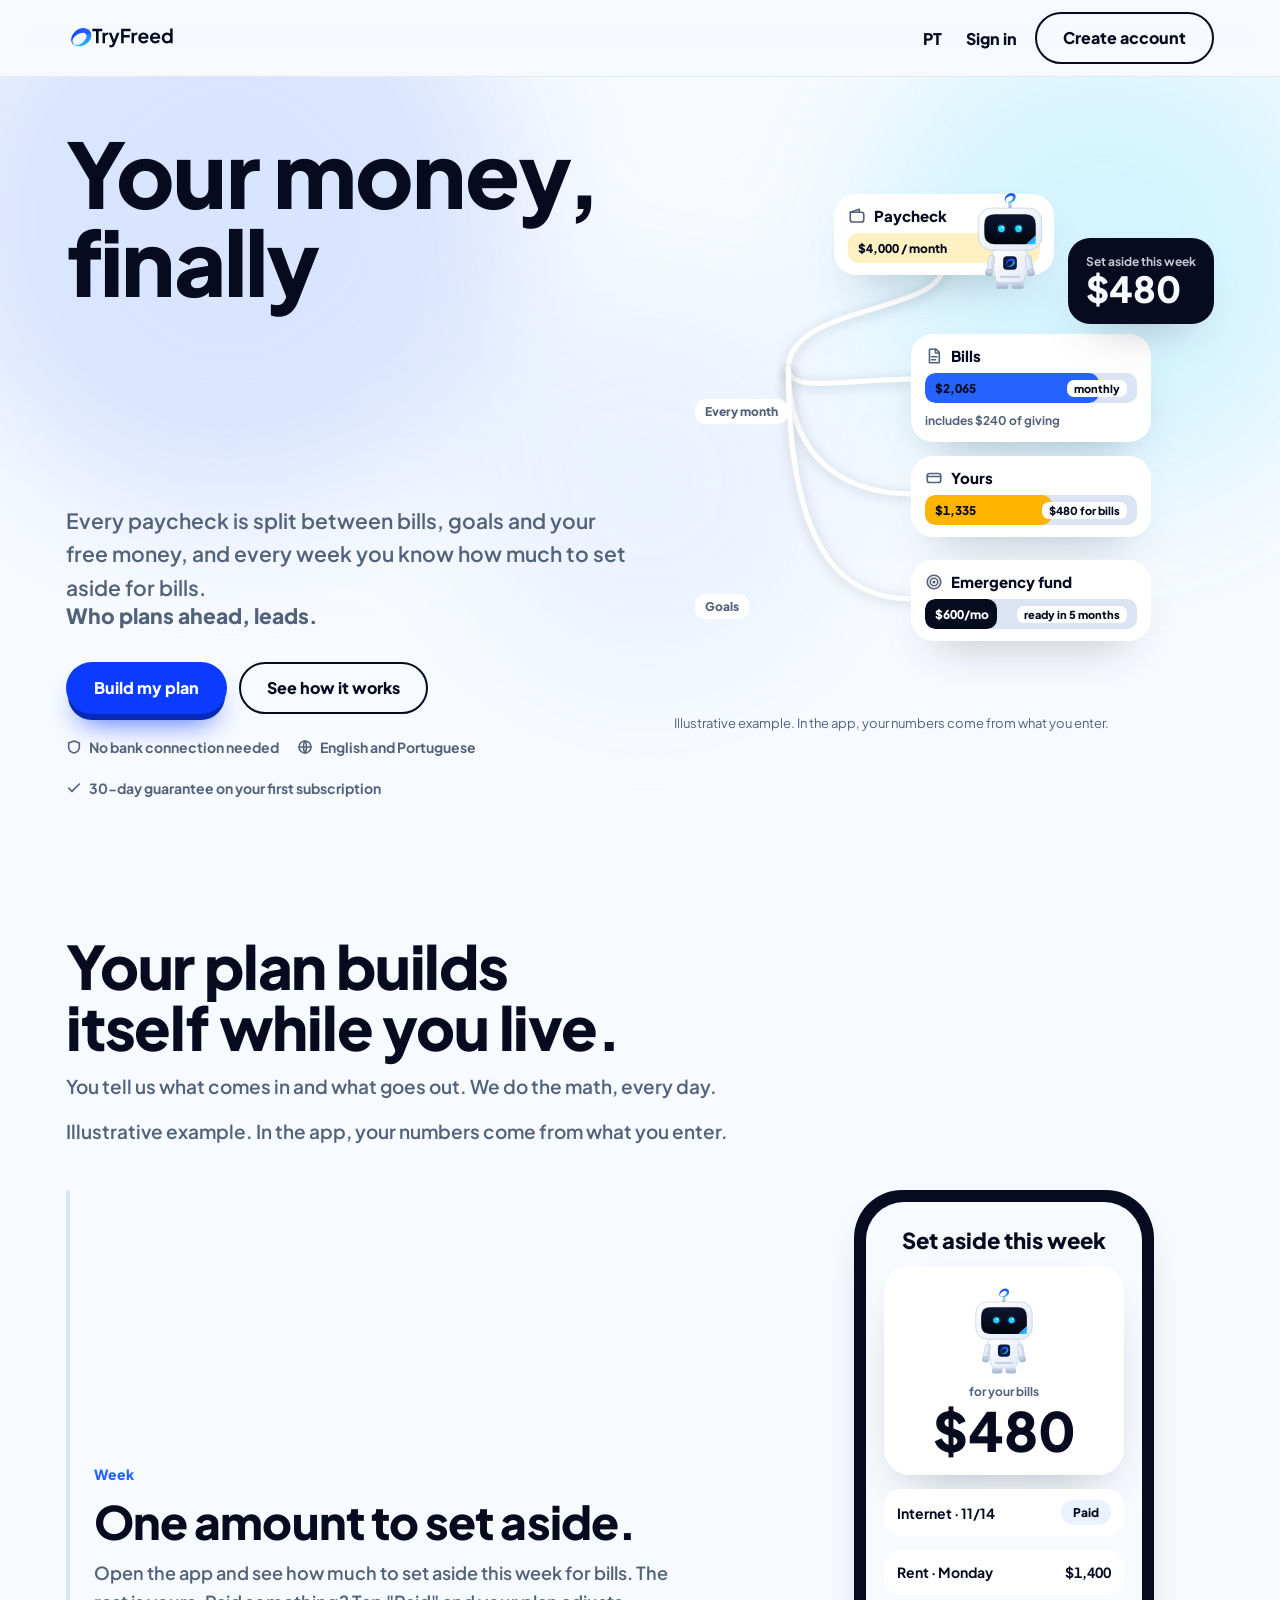
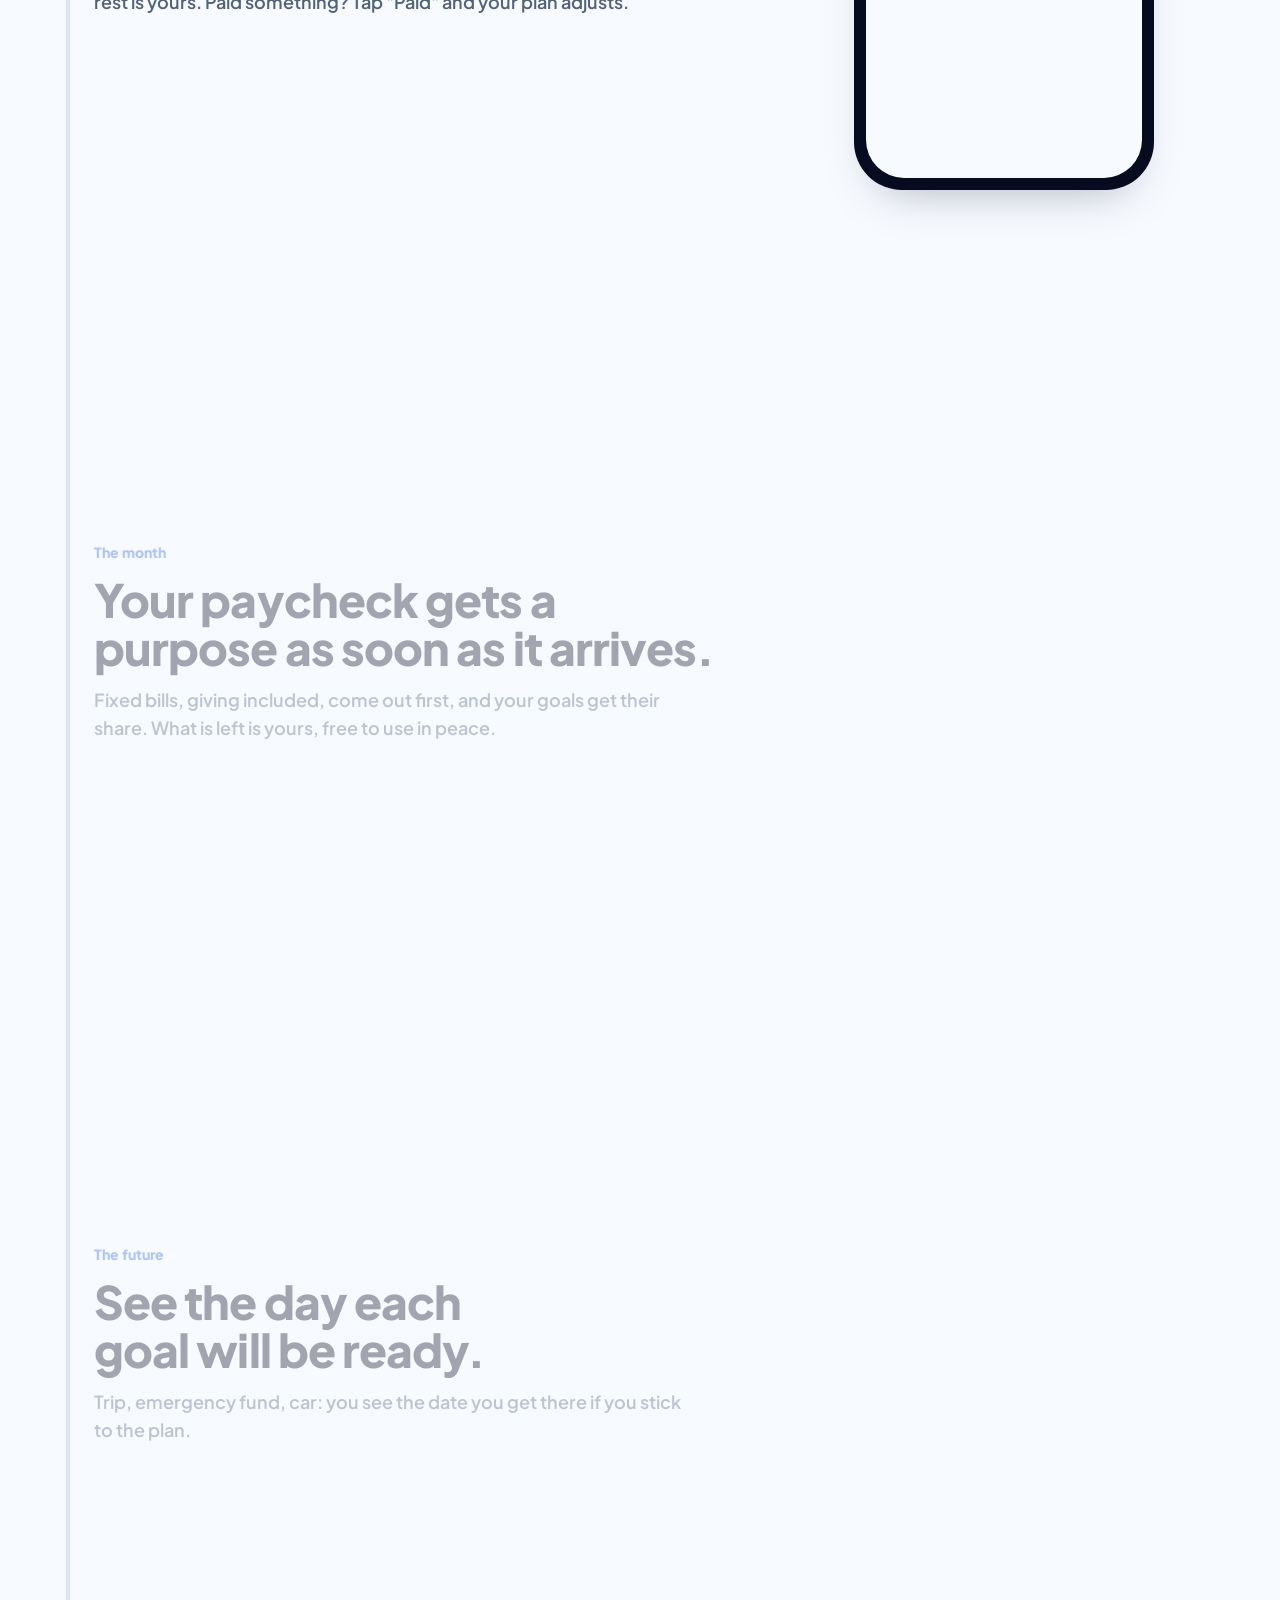
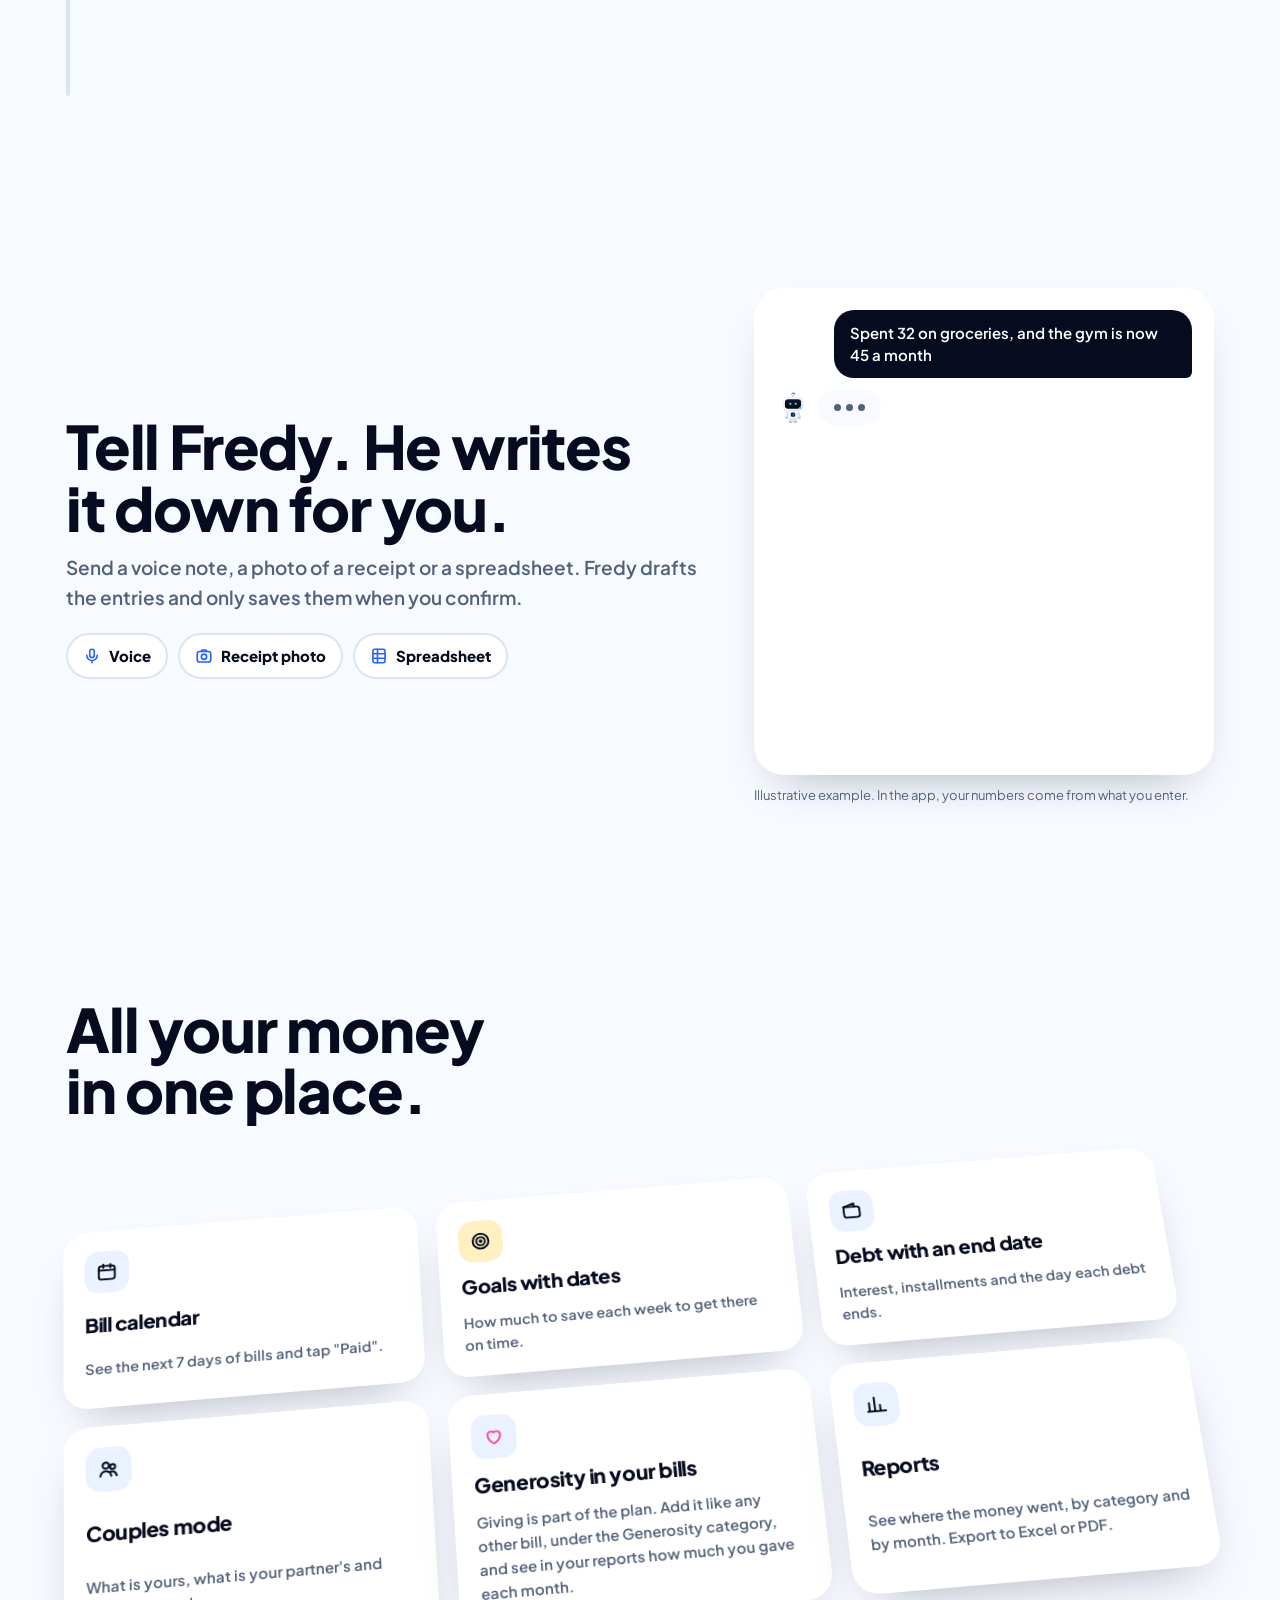
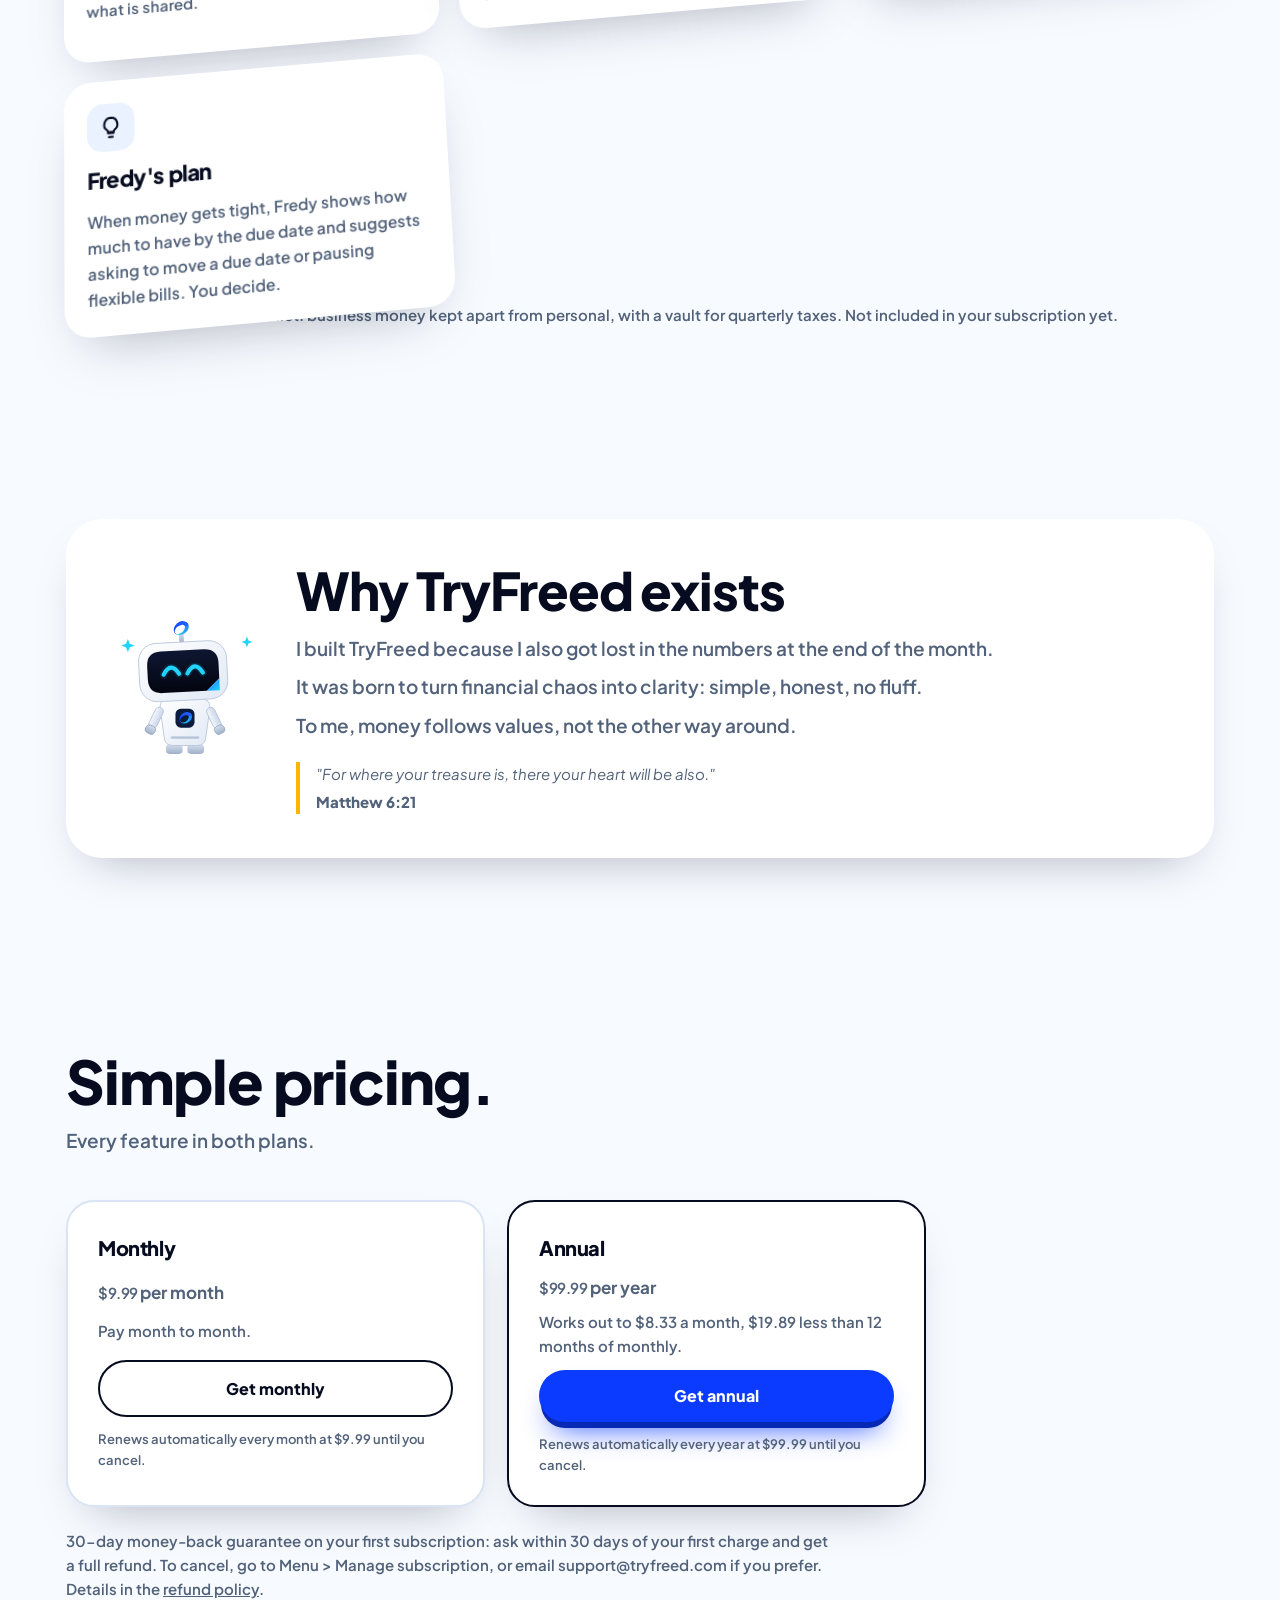
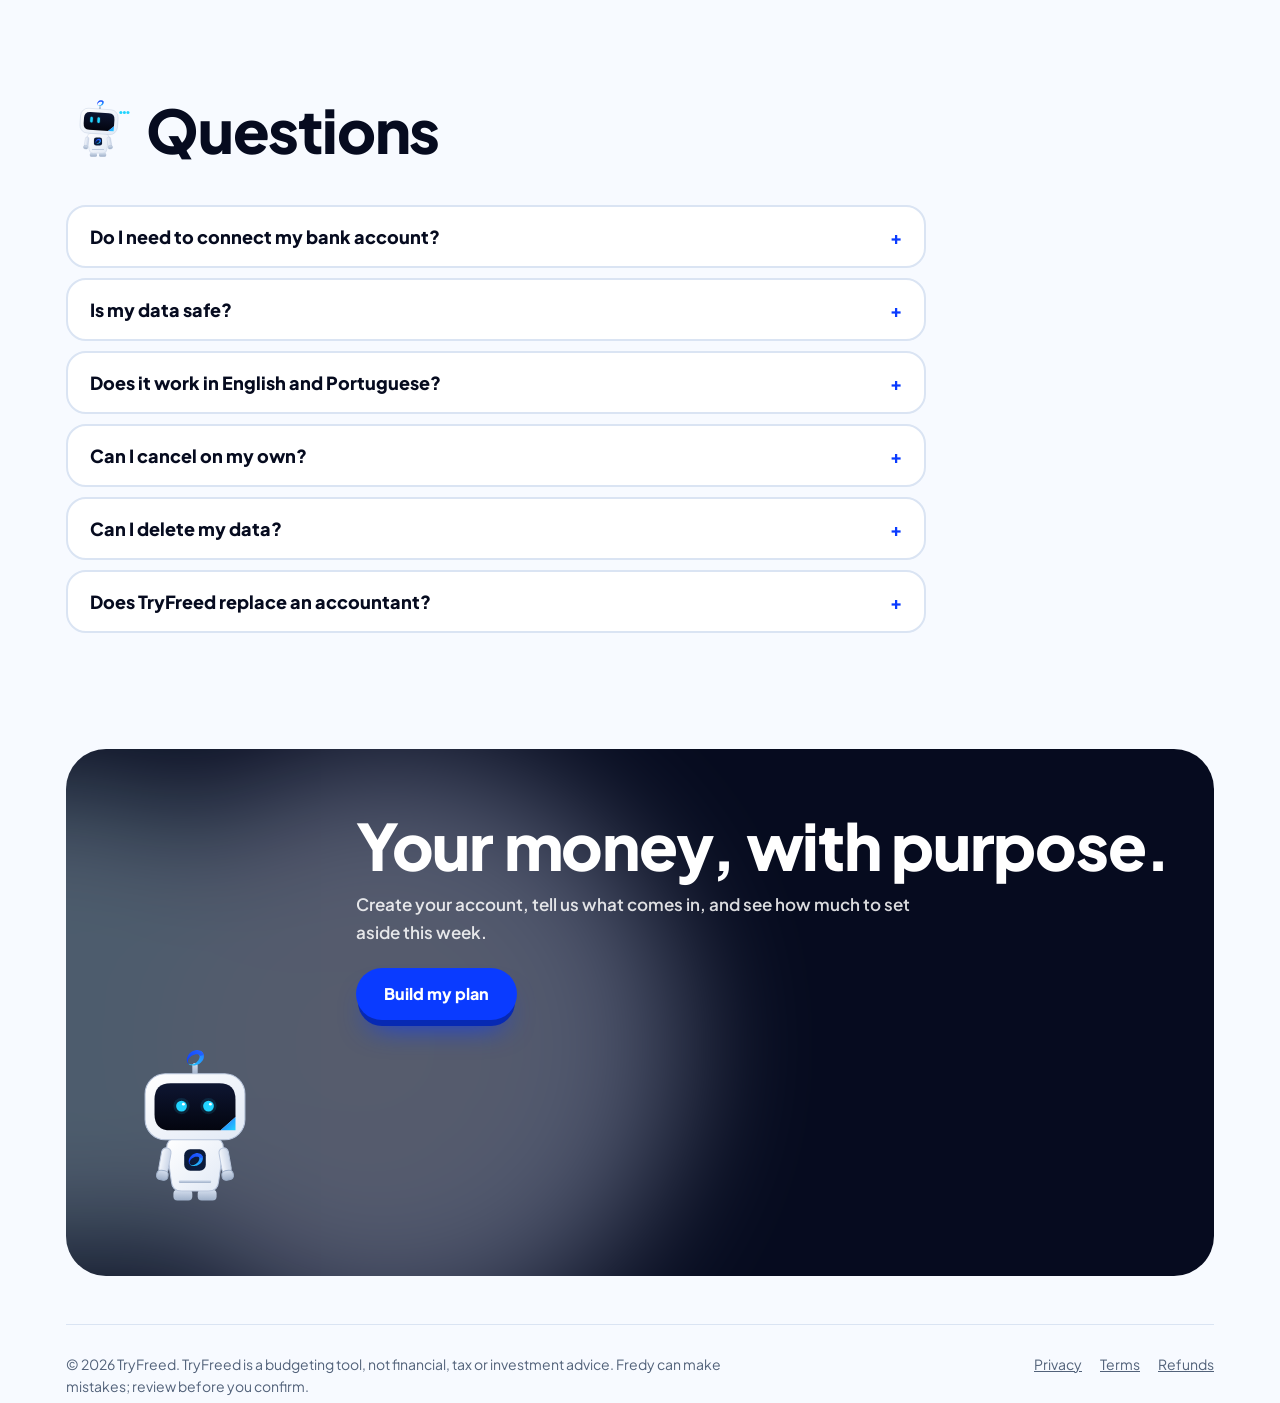
<file: index.html>
<!DOCTYPE html>
<html lang="pt-BR">
<head>
<meta charset="UTF-8">
<meta name="viewport" content="width=device-width,initial-scale=1,viewport-fit=cover">
<title>TryFreed — Cada salário com propósito</title>
<meta name="description" content="TryFreed splits every paycheck between bills, goals and money that is yours, and shows how much you can spend today. In English and Portuguese.">
<link rel="canonical" href="https://tryfreed.com/">
<link rel="icon" type="image/svg+xml" href="/brand/of/favicon-of-32.svg">
<link rel="apple-touch-icon" href="/brand/of/apple-touch-of-180.png">
<meta name="theme-color" content="#F7FAFF" media="(prefers-color-scheme: light)">
<meta name="theme-color" content="#060B1F" media="(prefers-color-scheme: dark)">
<meta property="og:type" content="website">
<meta property="og:site_name" content="TryFreed">
<meta property="og:url" content="https://tryfreed.com/">
<meta property="og:title" content="TryFreed — Every paycheck with purpose">
<meta property="og:description" content="Bills, goals and money that is yours, split automatically, and one number for how much you can spend today.">
<meta property="og:image" content="https://tryfreed.com/og-image-of.png">
<meta property="og:image:width" content="1200">
<meta property="og:image:height" content="630">
<meta property="og:locale" content="en_US">
<meta property="og:locale:alternate" content="pt_BR">
<meta name="twitter:card" content="summary_large_image">
<meta name="twitter:title" content="TryFreed — Every paycheck with purpose">
<meta name="twitter:description" content="Bills, goals and money that is yours, split automatically, and one number for how much you can spend today.">
<meta name="twitter:image" content="https://tryfreed.com/og-image-of.png">
<link rel="preconnect" href="https://fonts.googleapis.com">
<link rel="preconnect" href="https://fonts.gstatic.com" crossorigin>
<link rel="stylesheet" href="https://fonts.googleapis.com/css2?family=Plus+Jakarta+Sans:wght@400;500;600;700;800&display=swap">
<style>
/* Layout: página clara, cartões suaves, Fredy (robô Orbit Fold) como guia; uma ação azul por tela. */
:root{
  --bg:#F7FAFF; --sheet:#FFFFFF; --ink:#060B1F; --ink-2:#52627A; --line:#DAE4F3;
  --action:#0A3BFF; --on-action:#FFFFFF; --action-soft:#EAF2FF;
  --sky:#2563FF; --sky-bg:#EAF2FF; --sun:#FFB400; --sun-bg:#FFF0C2; --deep:#060B1F; --deep-bg:#EAF2FF; --on-deep:#FFFFFF; --pink:#FF4FA3;
  --aur1:#D6E2FF; --aur2:#D3F4FF; --aur3:#EAF2FF; --shadow:0 22px 50px -26px rgba(6,11,31,.35);
  --font:"Plus Jakarta Sans","Avenir Next","Segoe UI",sans-serif;
}
@media (prefers-color-scheme: dark){:root:not([data-theme="light"]){
  --bg:#060B1F; --sheet:#0B1B3B; --ink:#FFFFFF; --ink-2:#A9BAD7; --line:#24365C;
  --action:#2563FF; --on-action:#FFFFFF; --action-soft:#12244A;
  --sky:#6E9BFF; --sky-bg:#12244A; --sun:#FFC53D; --sun-bg:#3D3416; --deep:#A9BAD7; --deep-bg:#12244A; --on-deep:#060B1F; --pink:#FF6BB3;
  --aur1:#12305F; --aur2:#0E3A55; --aur3:#12244A; --shadow:0 22px 50px -26px rgba(0,0,0,.8); color-scheme:dark }}
:root[data-theme="dark"]{
  --bg:#060B1F; --sheet:#0B1B3B; --ink:#FFFFFF; --ink-2:#A9BAD7; --line:#24365C;
  --action:#2563FF; --on-action:#FFFFFF; --action-soft:#12244A;
  --sky:#6E9BFF; --sky-bg:#12244A; --sun:#FFC53D; --sun-bg:#3D3416; --deep:#A9BAD7; --deep-bg:#12244A; --on-deep:#060B1F; --pink:#FF6BB3;
  --aur1:#12305F; --aur2:#0E3A55; --aur3:#12244A; --shadow:0 22px 50px -26px rgba(0,0,0,.8); color-scheme:dark }

*{box-sizing:border-box}
body{background:var(--bg);color:var(--ink);font:400 17px/1.6 var(--font);margin:0;overflow-x:hidden}
.wrap{max-width:1180px;margin:0 auto;padding-left:max(16px,env(safe-area-inset-left,0px));padding-right:max(16px,env(safe-area-inset-right,0px))}
h1,h2,h3{font-family:var(--font);margin:0;letter-spacing:-0.02em;text-wrap:balance;font-weight:800}
p{margin:0}
a{color:inherit}
:focus-visible{outline:3px solid var(--sky);outline-offset:3px;border-radius:10px}
.num{font-variant-numeric:tabular-nums}
.fredy{display:block}
.btn{display:inline-flex;align-items:center;justify-content:center;min-height:52px;padding:0 26px;border-radius:999px;font:800 16px/1 var(--font);text-decoration:none;border:2px solid transparent;cursor:pointer;transition:transform .2s ease, box-shadow .2s ease}
.btn-primary{background:var(--action);color:var(--on-action);box-shadow:0 8px 0 -2px color-mix(in srgb,var(--action) 70%,#000 30%),0 18px 30px -14px var(--action)}
.btn-primary:hover{transform:translateY(-2px)}
.btn-outline{border-color:var(--ink);color:var(--ink);background:transparent}
.btn-link{color:var(--ink);font:800 16px var(--font);text-decoration:none;padding:12px 10px}
.legend{font-size:13px;color:var(--ink-2)}

/* nav */
.nav{position:sticky;top:env(safe-area-inset-top,0px);z-index:20;backdrop-filter:blur(14px);-webkit-backdrop-filter:blur(14px);background:color-mix(in srgb,var(--bg) 78%,transparent);border-bottom:1px solid color-mix(in srgb,var(--line) 70%,transparent)}
body::before{content:"";position:fixed;inset:0 0 auto;height:env(safe-area-inset-top,0px);z-index:21;background:var(--bg)}
.nav .wrap{display:flex;align-items:center;justify-content:space-between;gap:12px;padding-block:12px}
.logo{display:flex;align-items:center;gap:8px;text-decoration:none;font:800 26px/1 var(--font);letter-spacing:-0.03em;color:var(--ink)}
.logo .fredy{width:40px;height:40px}
.nav-r{display:flex;gap:8px;align-items:center}

/* hero */
.hero{position:relative;overflow:hidden;padding-block:52px 40px}
.aurora{position:absolute;inset:-20% -10% auto;height:120%;pointer-events:none;z-index:0;filter:blur(64px);opacity:.9}
.aurora i{position:absolute;border-radius:50%;animation:drift 18s ease-in-out infinite alternate}
.aurora i:nth-child(1){width:46vw;height:46vw;left:4%;top:0;background:var(--aur1)}
.aurora i:nth-child(2){width:38vw;height:38vw;right:4%;top:10%;background:var(--aur2);animation-duration:22s}
.aurora i:nth-child(3){width:30vw;height:30vw;left:38%;top:40%;background:var(--aur3);animation-duration:26s}
@keyframes drift{to{transform:translate3d(4vw,3vw,0) scale(1.12)}}
.hero .wrap{position:relative;z-index:1;display:grid;grid-template-columns:minmax(0,1.05fr) minmax(0,1fr);gap:40px;align-items:center}
.hero h1{font-size:clamp(46px,7.2vw,90px);line-height:.98}
.rot{display:block;color:var(--action);transition:opacity .35s ease,transform .45s cubic-bezier(.2,.8,.2,1)}
.rot.out{opacity:0;transform:translateY(-18px)}
.rot.pre{opacity:0;transform:translateY(18px);transition:none}
.hero .lede{margin-top:22px;font-size:clamp(18px,2vw,21px);color:var(--ink-2);max-width:46ch;font-weight:600}
.hero-cta{margin-top:30px;display:flex;gap:12px;flex-wrap:wrap;align-items:center}
.hero-trust{margin-top:22px;display:flex;gap:18px;flex-wrap:wrap;font-size:14px;color:var(--ink-2);font-weight:700}
.hero-trust span{display:inline-flex;gap:7px;align-items:center}

/* flow tree */
.flow{position:relative;height:540px}
.flow svg.lines{position:absolute;inset:0;width:100%;height:100%;overflow:visible}
.flow path.ln{fill:none;stroke:var(--sheet);stroke-width:5;stroke-linecap:round;stroke-dasharray:600;stroke-dashoffset:600;animation:draw 1.4s .4s cubic-bezier(.6,0,.2,1) forwards;filter:drop-shadow(0 2px 6px rgba(6,11,31,.18))}
.flow path.ln:nth-child(2){animation-delay:.6s}.flow path.ln:nth-child(3){animation-delay:.8s}.flow path.ln:nth-child(4){animation-delay:1s}
@keyframes draw{to{stroke-dashoffset:0}}
.node{position:absolute;background:var(--sheet);border-radius:22px;box-shadow:var(--shadow);padding:12px 14px;width:240px;display:grid;gap:8px;animation:pop .7s cubic-bezier(.2,.9,.3,1.3) both}
.node h4{margin:0;font:800 15px var(--font);display:flex;align-items:center;gap:8px}
.node h4 svg{color:var(--ink-2)}
.bar{position:relative;height:30px;border-radius:10px;background:var(--line);overflow:hidden;display:flex;align-items:center;justify-content:space-between;padding:0 10px;font:800 12px var(--font);color:var(--ink)}
.bar i{position:absolute;inset:0 auto 0 0;border-radius:10px;transform-origin:left;animation:fill 1.2s cubic-bezier(.2,.8,.2,1) both}
.bar span,.bar em{position:relative;font-style:normal}
.bar em{background:var(--sheet);color:var(--ink);border-radius:7px;padding:2px 7px;font-size:11px}
.sub{font-size:12px;font-weight:700;color:var(--ink-2)}
@keyframes fill{from{transform:scaleX(0)}}
@keyframes pop{from{opacity:0;transform:translateY(14px) scale(.96)}}
.n-in{left:50%;top:0;transform:translateX(-50%);width:220px}
.n-in .bar{background:var(--sun-bg)}
.n-b{left:44%;top:140px;animation-delay:.9s}.n-s{left:44%;top:262px;animation-delay:1.05s}.n-g{left:44%;top:366px;animation-delay:1.2s}
.n-b .bar i{background:var(--sky)}.n-s .bar i{background:var(--sun)}.n-g .bar i{background:var(--deep)}
.n-g .bar span{color:var(--on-deep)}
.tag{position:absolute;left:4%;font:800 12px var(--font);background:var(--sheet);border-radius:10px;padding:5px 10px;box-shadow:var(--shadow);color:var(--ink-2);animation:pop .6s both}
.t1{top:205px;animation-delay:.8s}.t2{top:400px;animation-delay:1.1s}
.today-chip{position:absolute;right:0;top:44px;background:var(--ink);color:var(--bg);border-radius:22px;padding:14px 18px;box-shadow:var(--shadow);animation:pop .7s 1.5s both}
.today-chip small{display:block;font-size:12px;font-weight:700;opacity:.8}
.today-chip strong{font:800 36px/1 var(--font)}
.hero-fredy{position:absolute;right:150px;top:-6px;width:108px;animation:pop .7s 1.7s both, bob 5s 2.4s ease-in-out infinite}
@keyframes bob{50%{transform:translateY(-8px) rotate(-4deg)}}
.flow .legend{position:absolute;left:0;bottom:0}

/* sections */
section{padding-block:96px}
.head{max-width:60ch;display:grid;gap:14px;margin-bottom:44px}
.head h2{font-size:clamp(36px,5vw,60px);line-height:1.02}
.head p{color:var(--ink-2);font-size:19px;font-weight:600}
.head-row{display:flex;align-items:center;gap:16px}

/* scrolly */
.scrolly{display:grid;grid-template-columns:minmax(0,1fr) minmax(0,420px);gap:60px}
.rail{position:relative;padding-left:28px}
.rail::before{content:"";position:absolute;left:0;top:0;bottom:0;width:4px;border-radius:4px;background:var(--line)}
.rail-fill{position:absolute;left:0;top:0;width:4px;border-radius:4px;background:var(--action);height:var(--p,0%);transition:height .15s linear}
.step{min-height:78vh;display:flex;flex-direction:column;justify-content:center;gap:14px;opacity:.35;transition:opacity .4s}
.step.on{opacity:1}
.step h3{font-size:clamp(30px,3.6vw,46px);line-height:1.05}
.step p{color:var(--ink-2);font-size:18px;max-width:46ch;font-weight:600}
.step .k{font:800 14px var(--font);color:var(--sky)}
.step .mini{display:none}
.phone-col{position:relative}
.phone{position:sticky;top:calc(50vh - 300px);width:300px;height:600px;margin-left:auto;margin-right:auto;border-radius:48px;background:var(--ink);padding:12px;box-shadow:var(--shadow)}
.screen{position:relative;width:100%;height:100%;border-radius:38px;background:var(--bg);overflow:hidden}
.scr{position:absolute;inset:0;padding:26px 18px;display:grid;align-content:start;gap:14px;opacity:0;transform:translateY(20px) scale(.98);transition:opacity .5s,transform .6s cubic-bezier(.2,.8,.2,1)}
.scr.on{opacity:1;transform:none}
.scr .title{font:800 22px/1.1 var(--font);text-align:center}
.today-card{background:var(--sheet);border-radius:26px;padding:18px;display:grid;justify-items:center;gap:4px;box-shadow:var(--shadow)}
.today-card .fredy{width:96px}
.today-card small{font:700 12px var(--font);color:var(--ink-2)}
.today-card strong{font:800 54px/1 var(--font)}
.row{display:flex;justify-content:space-between;align-items:center;background:var(--sheet);border-radius:16px;padding:11px 13px;font-size:14px;font-weight:700}
.pay{font:800 12px var(--font);background:var(--action-soft);color:var(--ink);border-radius:999px;padding:5px 12px}
.cols{display:flex;align-items:flex-end;gap:10px;height:220px;padding:0 6px}
.col{flex:1;border-radius:16px;display:flex;flex-direction:column;justify-content:space-between;padding:10px 6px;text-align:center;font:800 12px var(--font);transform-origin:bottom}
.scr.on .col{animation:grow .9s cubic-bezier(.2,.8,.2,1) both}
.scr.on .col:nth-child(2){animation-delay:.12s}.scr.on .col:nth-child(3){animation-delay:.24s}
@keyframes grow{from{transform:scaleY(.1)}}
.col span{font:800 15px var(--font)}
.c-b{height:100%;background:var(--sky-bg)}.c-s{height:66%;background:var(--sun-bg)}.c-g{height:32%;background:var(--deep-bg)}
.chart{background:var(--sheet);border-radius:18px;padding:12px}
.chart svg{width:100%;height:120px;display:block}
.chart path.l{fill:none;stroke:var(--sky);stroke-width:4;stroke-linecap:round;stroke-dasharray:400;stroke-dashoffset:400}
.scr.on .chart path.l{animation:draw 1.6s .2s ease forwards}
.chart path.a{fill:var(--sky-bg)}
.goal{display:flex;justify-content:space-between;font-size:13px;font-weight:700;background:var(--sheet);border-radius:14px;padding:10px 12px}
.goal b{color:var(--ink)}
.title-f{display:flex;align-items:center;justify-content:center;gap:8px}
.title-f .fredy{width:34px}

/* fredy chat */
.fredy-sec{display:grid;grid-template-columns:minmax(0,1fr) minmax(0,460px);gap:56px;align-items:center}
.chat{background:var(--sheet);border-radius:30px;padding:22px;display:grid;gap:12px;box-shadow:var(--shadow);min-height:380px;align-content:start}
.msg{max-width:86%;padding:12px 16px;border-radius:20px;font-size:15px;line-height:1.45;font-weight:600;opacity:0;transform:translateY(10px)}
.msg.show{opacity:1;transform:none;transition:opacity .4s,transform .4s}
.me{justify-self:end;background:var(--deep);color:var(--on-deep);border-bottom-right-radius:6px}
.botrow{display:flex;gap:8px;align-items:flex-end;justify-self:start;max-width:92%}
.botrow .fredy{width:34px;flex-shrink:0}
.bot{background:var(--bg);border-bottom-left-radius:6px;max-width:100%}
.typing{display:none;gap:5px;padding:14px 16px;background:var(--bg);border-radius:20px}
.typing.show{display:flex}
.typing i{width:7px;height:7px;border-radius:50%;background:var(--ink-2);animation:dot 1s infinite}
.typing i:nth-child(2){animation-delay:.15s}.typing i:nth-child(3){animation-delay:.3s}
@keyframes dot{50%{transform:translateY(-4px);opacity:.4}}
.acts{display:flex;gap:8px;margin-top:10px}
.chip{font:800 13px var(--font);border-radius:999px;padding:6px 12px;border:2px solid var(--line);background:var(--sheet);color:var(--ink)}
.chip-ok{background:var(--sun);border-color:var(--sun);color:#060B1F}
.ways{display:flex;gap:10px;flex-wrap:wrap;margin-top:6px}
.way{display:inline-flex;gap:8px;align-items:center;font-weight:800;font-size:15px;background:var(--sheet);border:2px solid var(--line);border-radius:999px;padding:9px 15px}
.way svg{color:var(--sky)}

/* tiles */
.tilt-stage{perspective:1400px}
.tilt{display:grid;grid-template-columns:repeat(3,minmax(0,1fr));gap:20px;transform:rotateX(12deg) rotateZ(-5deg);transform-style:preserve-3d}
.tile{background:var(--sheet);border-radius:26px;padding:22px;box-shadow:var(--shadow);display:grid;gap:10px;transition:transform .5s cubic-bezier(.2,.8,.2,1)}
.tile:hover{transform:translateZ(30px)}
.tile .ic{width:46px;height:46px;border-radius:15px;display:grid;place-items:center;color:var(--ink)}
.tile h3{font-size:21px;font-weight:800}
.tile p{color:var(--ink-2);font-size:15px;font-weight:600}
.soon-line{margin-top:28px;display:flex;gap:10px;align-items:baseline;flex-wrap:wrap;font-size:15px;color:var(--ink-2);font-weight:600}
.soon{font:800 12px var(--font);color:var(--ink);background:var(--sun-bg);border-radius:999px;padding:3px 10px}

/* why */
.why{display:grid;grid-template-columns:auto minmax(0,1fr);gap:36px;align-items:center;background:var(--sheet);border-radius:36px;padding:44px;box-shadow:var(--shadow)}
.why .fredy{width:150px}
.why h2{font-size:clamp(32px,4.4vw,52px);line-height:1.04;margin-bottom:16px}
.why p{font-size:19px;color:var(--ink-2);font-weight:600;max-width:58ch;margin-top:8px}
.why blockquote{margin:22px 0 0;padding-left:16px;border-left:4px solid var(--sun);font-size:15px;color:var(--ink-2);font-style:italic}
.why blockquote cite{display:block;font-style:normal;font-weight:800;margin-top:4px}

/* pricing */
.prices{display:grid;grid-template-columns:repeat(2,minmax(0,1fr));gap:22px;max-width:860px}
.price{background:var(--sheet);border-radius:28px;padding:30px;display:grid;gap:12px;box-shadow:var(--shadow);border:2px solid var(--line)}
.price.best{border-color:var(--ink)}
.price h3{font-size:20px}
.amt{font:800 56px/1 var(--font);letter-spacing:-0.03em}
.amt small{font:700 17px var(--font);color:var(--ink-2);letter-spacing:0}
.price p{color:var(--ink-2);font-size:15px;font-weight:600}
.price .renew{font-size:13px}
.guarantee{margin-top:22px;color:var(--ink-2);font-size:15px;font-weight:600;max-width:70ch}

/* faq */
.faq{display:grid;gap:10px;max-width:860px}
details{background:var(--sheet);border:2px solid var(--line);border-radius:20px;padding:18px 22px}
summary{cursor:pointer;list-style:none;font:800 18px var(--font);display:flex;justify-content:space-between;gap:16px}
summary::after{content:"+";color:var(--action);font-weight:800}
details[open] summary::after{content:"–"}
details p{margin-top:10px;color:var(--ink-2);font-size:16px;font-weight:600}

/* closing */
.closing{position:relative;overflow:hidden;border-radius:40px;padding:64px 44px;background:var(--deep);color:var(--on-deep);display:grid;grid-template-columns:minmax(0,1fr) auto;gap:22px 36px;align-items:center;margin-block:20px 48px}
.closing .aurora{opacity:.35}
.closing > *{position:relative;z-index:1}
.closing h2{font-size:clamp(36px,5.4vw,64px);line-height:1}
.closing p{opacity:.85;max-width:50ch;margin-top:14px;font-weight:600}
.closing .btn{margin-top:22px}
.closing .fredy{width:170px;animation:bob 5s ease-in-out infinite}
footer{padding-block:28px 52px;display:flex;flex-wrap:wrap;justify-content:space-between;gap:12px 24px;font-size:14px;color:var(--ink-2);border-top:1px solid var(--line)}
footer p{max-width:70ch}
footer nav{display:flex;gap:18px;flex-wrap:wrap}

.rv{transition:opacity .8s ease,transform .8s cubic-bezier(.2,.8,.2,1)}
.js .rv:not(.in){opacity:.25;transform:translateY(28px)}

@media (max-width:900px){
  .hero .wrap,.scrolly,.fredy-sec{grid-template-columns:minmax(0,1fr)}
  .flow{height:auto;max-width:420px;width:100%;margin:0 auto;display:grid;gap:12px}
  .flow svg.lines,.tag,.hero-fredy{display:none}
  .node,.today-chip,.flow .legend{position:static;transform:none;width:auto}
  .today-chip{order:-1;justify-self:start}
  .phone-col{display:none}
  .step{min-height:auto;opacity:1;padding-block:28px}
  .step .mini{display:block;margin-top:10px}
  .step .mini .phone{position:relative;top:0;width:260px;height:520px}
  .step .mini .scr{opacity:1;transform:none}
  .tilt{grid-template-columns:minmax(0,1fr);transform:none}
  .why{grid-template-columns:minmax(0,1fr);padding:28px}
  .why .fredy{width:110px}
  .prices{grid-template-columns:minmax(0,1fr)}
  .nav .btn-link{padding:12px 6px;font-size:15px}
  .nav .btn-outline{padding:10px 14px;font-size:15px}
  .logo{font-size:21px;gap:6px}
  .logo .fredy{width:32px;height:32px}
  section{padding-block:64px}
  .closing{grid-template-columns:minmax(0,1fr);padding:44px 24px}
  .closing .fredy{width:120px;order:-1}
}
@media (max-width:440px){.nav .btn-outline{display:none}}
@media (prefers-reduced-motion:reduce){
  *,*::before,*::after{animation:none!important;transition:none!important}
  .flow path.ln{stroke-dashoffset:0}.js .rv:not(.in){opacity:1;transform:none}.msg{opacity:1;transform:none}
}
.logo img{display:block;height:36px;width:auto}
@media (max-width:900px){.logo img{height:30px}}
</style>
<style>:root{padding-top:env(safe-area-inset-top,0px);padding-bottom:env(safe-area-inset-bottom,0px)}.nav .lang-btn{display:inline-flex;align-items:center;min-height:44px;padding:12px 6px;background:none;border:0;cursor:pointer}</style>
<script>
var TF_WORDS={"pt": ["com propósito.", "em dia.", "sem culpa.", "em paz."], "en": ["with purpose.", "on track.", "guilt-free.", "at peace."]};
var TF_LANG=(function(){var s=null;try{s=localStorage.getItem('lang')}catch(e){}
  if(s==='pt'||s==='en')return s;
  var n=((navigator.languages&&navigator.languages[0])||navigator.language||'').toLowerCase();
  return n.indexOf('pt')===0?'pt':'en';})();
document.documentElement.lang=TF_LANG==='en'?'en':'pt-BR';
</script>
</head>
<body>


<svg width="0" height="0" style="position:absolute" aria-hidden="true" focusable="false">
  <defs>
    <!-- Fredy robô Orbit Fold: gerado por tools/rebrand/site_rebrand.py de brand/of/fredy-of-*.svg -->
    <linearGradient id="fr-w" x1="0" y1="0" x2="1" y2="1"><stop offset="0" stop-color="#FFFFFF"/><stop offset="1" stop-color="#E1E9F5"/></linearGradient>
<linearGradient id="fr-s" x1="0" y1="0" x2="0" y2="1"><stop offset="0" stop-color="#D5DFEE"/><stop offset="1" stop-color="#9FB0C9"/></linearGradient>
<linearGradient id="fr-arm" x1="0" y1="0" x2="1" y2="0"><stop offset="0" stop-color="#F4F7FC"/><stop offset="1" stop-color="#CBD6E8"/></linearGradient>
<linearGradient id="fr-v" x1="0" y1="0" x2="0" y2="1"><stop offset="0" stop-color="#0E1632"/><stop offset="1" stop-color="#03050F"/></linearGradient>
<linearGradient id="fr-flap" x1="0" y1="0" x2="1" y2="1"><stop offset="0" stop-color="#2563FF"/><stop offset="1" stop-color="#21D4FF"/></linearGradient>
<linearGradient id="fr-ga" gradientUnits="userSpaceOnUse" x1="22" y1="95" x2="98" y2="22"><stop offset="0" stop-color="#0A3BFF"/><stop offset="1" stop-color="#2563FF"/></linearGradient>
<linearGradient id="fr-gb" gradientUnits="userSpaceOnUse" x1="100" y1="40" x2="28" y2="98"><stop offset="0" stop-color="#2583FF"/><stop offset="1" stop-color="#21D4FF"/></linearGradient>
    <symbol id="fredy-wink" viewBox="-26 -24 252 238"><rect x="68" y="188" width="28" height="16" rx="6" fill="url(#fr-s)"/><rect x="104" y="188" width="28" height="16" rx="6" fill="url(#fr-s)"/>
<rect x="88" y="104" width="24" height="12" rx="4" fill="url(#fr-s)"/>
<path d="M72 112H128Q142 112 142 126L135 176Q134 190 120 190H80Q66 190 65 176L58 126Q58 112 72 112Z" fill="url(#fr-w)" stroke="#B9C6DC" stroke-width="1.5"/>
<rect x="76" y="174" width="48" height="4" rx="2" fill="url(#fr-s)"/>
<rect x="84" y="128" width="32" height="32" rx="9" fill="#0B1B3B"/>
<g transform="translate(85.2 129.2) scale(.25)"><path fill="url(#fr-gb)" d="M96.17 26.66C96.97 27.58 99.62 30.19 100.96 32.22C102.3 34.24 103.41 36.5 104.22 38.79C105.03 41.08 105.56 43.53 105.82 45.95C106.08 48.37 106.07 50.87 105.78 53.3C105.5 55.74 104.9 58.19 104.1 60.53C103.3 62.88 102.22 65.19 100.98 67.37C99.74 69.56 98.26 71.67 96.66 73.64C95.05 75.62 93.25 77.5 91.35 79.23C89.46 80.96 87.4 82.58 85.29 84.04C83.17 85.5 80.93 86.83 78.67 87.99C76.41 89.16 74.05 90.17 71.72 91.03C69.38 91.88 66.98 92.57 64.64 93.11C62.29 93.64 59.93 94 57.64 94.21C55.36 94.42 53.09 94.46 50.94 94.36C48.78 94.25 46.67 93.98 44.7 93.58C42.72 93.18 40.83 92.62 39.08 91.95C37.33 91.28 35.69 90.47 34.18 89.56C32.67 88.65 30.72 86.99 30.03 86.48A1.25 1.25 0 0 0 31.71 84.63C32.34 85.05 34.1 86.48 35.49 87.14C36.89 87.81 38.45 88.31 40.05 88.62C41.66 88.94 43.39 89.07 45.14 89.03C46.88 88.99 48.71 88.76 50.52 88.38C52.33 88 54.19 87.44 56 86.75C57.81 86.05 59.63 85.19 61.38 84.22C63.13 83.25 64.86 82.13 66.5 80.93C68.13 79.73 69.72 78.4 71.18 77.02C72.65 75.64 74.04 74.15 75.3 72.65C76.56 71.15 77.72 69.58 78.73 68.03C79.75 66.48 80.65 64.89 81.41 63.36C82.17 61.83 82.79 60.29 83.3 58.85C83.8 57.41 84.16 56.01 84.44 54.72C84.71 53.43 84.85 52.23 84.94 51.13C85.02 50.03 85.02 49.04 84.93 48.14C84.84 47.24 84.65 46.45 84.41 45.73C84.16 45.02 83.85 44.41 83.46 43.82C83.08 43.24 82.32 42.5 82.09 42.24A10.5 10.5 0 0 1 96.17 26.66Z"/><path fill="url(#fr-ga)" d="M30.03 86.48C29.45 85.84 27.57 84.03 26.55 82.62C25.54 81.22 24.64 79.69 23.92 78.03C23.21 76.38 22.63 74.6 22.25 72.72C21.87 70.85 21.66 68.84 21.65 66.78C21.65 64.72 21.83 62.55 22.22 60.37C22.6 58.19 23.2 55.93 23.98 53.7C24.77 51.48 25.76 49.21 26.93 47.02C28.1 44.82 29.47 42.62 31 40.53C32.52 38.44 34.24 36.39 36.09 34.48C37.94 32.58 39.96 30.74 42.08 29.09C44.21 27.43 46.48 25.89 48.82 24.55C51.16 23.22 53.63 22.03 56.13 21.08C58.63 20.13 61.23 19.35 63.81 18.85C66.39 18.34 69.04 18.07 71.62 18.04C74.2 18.02 76.8 18.23 79.3 18.68C81.8 19.13 84.28 19.81 86.61 20.75C88.93 21.69 91.21 22.89 93.25 24.33C95.29 25.77 97.22 27.5 98.84 29.4C100.46 31.3 101.87 33.48 102.96 35.73C104.04 37.98 104.95 41.69 105.35 42.88L84.77 47.06C84.64 46.68 84.35 45.49 84.03 44.82C83.71 44.15 83.34 43.58 82.86 43.03C82.39 42.48 81.86 41.98 81.18 41.51C80.51 41.05 79.73 40.6 78.81 40.25C77.89 39.89 76.82 39.56 75.64 39.36C74.46 39.16 73.13 39.05 71.72 39.04C70.3 39.03 68.77 39.12 67.17 39.31C65.58 39.49 63.87 39.75 62.14 40.13C60.41 40.51 58.6 41 56.8 41.6C55 42.2 53.15 42.92 51.35 43.74C49.55 44.57 47.74 45.51 46.01 46.54C44.28 47.57 42.58 48.72 40.99 49.94C39.4 51.16 37.87 52.48 36.49 53.86C35.1 55.23 33.81 56.69 32.68 58.18C31.56 59.67 30.55 61.23 29.73 62.79C28.91 64.35 28.24 65.97 27.77 67.56C27.3 69.14 27 70.76 26.92 72.32C26.83 73.88 26.94 75.45 27.27 76.92C27.59 78.38 28.13 79.82 28.87 81.11C29.61 82.39 31.23 84.04 31.71 84.63A1.25 1.25 0 0 1 30.03 86.48Z"/></g><g transform="translate(58 130) rotate(10)"><rect x="-7" y="-4" width="14" height="38" rx="7" fill="url(#fr-arm)" stroke="#B9C6DC" stroke-width="1.5"/><rect x="-8.5" y="30" width="17" height="14" rx="6" fill="url(#fr-s)" stroke="#9FB0C9" stroke-width="1.5"/></g><g transform="translate(142 130) rotate(-10)"><rect x="-7" y="-4" width="14" height="38" rx="7" fill="url(#fr-arm)" stroke="#B9C6DC" stroke-width="1.5"/><rect x="-8.5" y="30" width="17" height="14" rx="6" fill="url(#fr-s)" stroke="#9FB0C9" stroke-width="1.5"/></g>
<g transform="rotate(0 100 124)"><rect x="96" y="0" width="8" height="18" rx="4" fill="url(#fr-s)"/>
<g transform="translate(81.4 -24.5) scale(.3)"><path fill="url(#fr-gb)" d="M96.17 26.66C96.97 27.58 99.62 30.19 100.96 32.22C102.3 34.24 103.41 36.5 104.22 38.79C105.03 41.08 105.56 43.53 105.82 45.95C106.08 48.37 106.07 50.87 105.78 53.3C105.5 55.74 104.9 58.19 104.1 60.53C103.3 62.88 102.22 65.19 100.98 67.37C99.74 69.56 98.26 71.67 96.66 73.64C95.05 75.62 93.25 77.5 91.35 79.23C89.46 80.96 87.4 82.58 85.29 84.04C83.17 85.5 80.93 86.83 78.67 87.99C76.41 89.16 74.05 90.17 71.72 91.03C69.38 91.88 66.98 92.57 64.64 93.11C62.29 93.64 59.93 94 57.64 94.21C55.36 94.42 53.09 94.46 50.94 94.36C48.78 94.25 46.67 93.98 44.7 93.58C42.72 93.18 40.83 92.62 39.08 91.95C37.33 91.28 35.69 90.47 34.18 89.56C32.67 88.65 30.72 86.99 30.03 86.48A1.25 1.25 0 0 0 31.71 84.63C32.34 85.05 34.1 86.48 35.49 87.14C36.89 87.81 38.45 88.31 40.05 88.62C41.66 88.94 43.39 89.07 45.14 89.03C46.88 88.99 48.71 88.76 50.52 88.38C52.33 88 54.19 87.44 56 86.75C57.81 86.05 59.63 85.19 61.38 84.22C63.13 83.25 64.86 82.13 66.5 80.93C68.13 79.73 69.72 78.4 71.18 77.02C72.65 75.64 74.04 74.15 75.3 72.65C76.56 71.15 77.72 69.58 78.73 68.03C79.75 66.48 80.65 64.89 81.41 63.36C82.17 61.83 82.79 60.29 83.3 58.85C83.8 57.41 84.16 56.01 84.44 54.72C84.71 53.43 84.85 52.23 84.94 51.13C85.02 50.03 85.02 49.04 84.93 48.14C84.84 47.24 84.65 46.45 84.41 45.73C84.16 45.02 83.85 44.41 83.46 43.82C83.08 43.24 82.32 42.5 82.09 42.24A10.5 10.5 0 0 1 96.17 26.66Z"/><path fill="url(#fr-ga)" d="M30.03 86.48C29.45 85.84 27.57 84.03 26.55 82.62C25.54 81.22 24.64 79.69 23.92 78.03C23.21 76.38 22.63 74.6 22.25 72.72C21.87 70.85 21.66 68.84 21.65 66.78C21.65 64.72 21.83 62.55 22.22 60.37C22.6 58.19 23.2 55.93 23.98 53.7C24.77 51.48 25.76 49.21 26.93 47.02C28.1 44.82 29.47 42.62 31 40.53C32.52 38.44 34.24 36.39 36.09 34.48C37.94 32.58 39.96 30.74 42.08 29.09C44.21 27.43 46.48 25.89 48.82 24.55C51.16 23.22 53.63 22.03 56.13 21.08C58.63 20.13 61.23 19.35 63.81 18.85C66.39 18.34 69.04 18.07 71.62 18.04C74.2 18.02 76.8 18.23 79.3 18.68C81.8 19.13 84.28 19.81 86.61 20.75C88.93 21.69 91.21 22.89 93.25 24.33C95.29 25.77 97.22 27.5 98.84 29.4C100.46 31.3 101.87 33.48 102.96 35.73C104.04 37.98 104.95 41.69 105.35 42.88L84.77 47.06C84.64 46.68 84.35 45.49 84.03 44.82C83.71 44.15 83.34 43.58 82.86 43.03C82.39 42.48 81.86 41.98 81.18 41.51C80.51 41.05 79.73 40.6 78.81 40.25C77.89 39.89 76.82 39.56 75.64 39.36C74.46 39.16 73.13 39.05 71.72 39.04C70.3 39.03 68.77 39.12 67.17 39.31C65.58 39.49 63.87 39.75 62.14 40.13C60.41 40.51 58.6 41 56.8 41.6C55 42.2 53.15 42.92 51.35 43.74C49.55 44.57 47.74 45.51 46.01 46.54C44.28 47.57 42.58 48.72 40.99 49.94C39.4 51.16 37.87 52.48 36.49 53.86C35.1 55.23 33.81 56.69 32.68 58.18C31.56 59.67 30.55 61.23 29.73 62.79C28.91 64.35 28.24 65.97 27.77 67.56C27.3 69.14 27 70.76 26.92 72.32C26.83 73.88 26.94 75.45 27.27 76.92C27.59 78.38 28.13 79.82 28.87 81.11C29.61 82.39 31.23 84.04 31.71 84.63A1.25 1.25 0 0 1 30.03 86.48Z"/></g>
<rect x="26" y="16" width="148" height="98" rx="30" fill="url(#fr-w)" stroke="#B9C6DC" stroke-width="1.5"/>
<path d="M64 30H136Q160 30 160 54V80L138 100H64Q40 100 40 76V54Q40 30 64 30Z" fill="url(#fr-v)"/>
<path d="M160 80L138 100H160Z" fill="url(#fr-flap)"/><g class="eyes"><circle cx="80" cy="64" r="12" fill="#21D4FF" fill-opacity=".12"/><circle cx="80" cy="64" r="8" fill="#21D4FF"/><circle cx="82.8" cy="61.2" r="2.08" fill="#FFFFFF"/><circle cx="120" cy="64" r="12" fill="#21D4FF" fill-opacity=".12"/><circle cx="120" cy="64" r="8" fill="#21D4FF"/><circle cx="122.8" cy="61.2" r="2.08" fill="#FFFFFF"/></g></g></symbol>
    <symbol id="fredy-love" viewBox="-26 -24 252 238"><rect x="68" y="188" width="28" height="16" rx="6" fill="url(#fr-s)"/><rect x="104" y="188" width="28" height="16" rx="6" fill="url(#fr-s)"/>
<rect x="88" y="104" width="24" height="12" rx="4" fill="url(#fr-s)"/>
<path d="M72 112H128Q142 112 142 126L135 176Q134 190 120 190H80Q66 190 65 176L58 126Q58 112 72 112Z" fill="url(#fr-w)" stroke="#B9C6DC" stroke-width="1.5"/>
<rect x="76" y="174" width="48" height="4" rx="2" fill="url(#fr-s)"/>
<rect x="84" y="128" width="32" height="32" rx="9" fill="#0B1B3B"/>
<g transform="translate(85.2 129.2) scale(.25)"><path fill="url(#fr-gb)" d="M96.17 26.66C96.97 27.58 99.62 30.19 100.96 32.22C102.3 34.24 103.41 36.5 104.22 38.79C105.03 41.08 105.56 43.53 105.82 45.95C106.08 48.37 106.07 50.87 105.78 53.3C105.5 55.74 104.9 58.19 104.1 60.53C103.3 62.88 102.22 65.19 100.98 67.37C99.74 69.56 98.26 71.67 96.66 73.64C95.05 75.62 93.25 77.5 91.35 79.23C89.46 80.96 87.4 82.58 85.29 84.04C83.17 85.5 80.93 86.83 78.67 87.99C76.41 89.16 74.05 90.17 71.72 91.03C69.38 91.88 66.98 92.57 64.64 93.11C62.29 93.64 59.93 94 57.64 94.21C55.36 94.42 53.09 94.46 50.94 94.36C48.78 94.25 46.67 93.98 44.7 93.58C42.72 93.18 40.83 92.62 39.08 91.95C37.33 91.28 35.69 90.47 34.18 89.56C32.67 88.65 30.72 86.99 30.03 86.48A1.25 1.25 0 0 0 31.71 84.63C32.34 85.05 34.1 86.48 35.49 87.14C36.89 87.81 38.45 88.31 40.05 88.62C41.66 88.94 43.39 89.07 45.14 89.03C46.88 88.99 48.71 88.76 50.52 88.38C52.33 88 54.19 87.44 56 86.75C57.81 86.05 59.63 85.19 61.38 84.22C63.13 83.25 64.86 82.13 66.5 80.93C68.13 79.73 69.72 78.4 71.18 77.02C72.65 75.64 74.04 74.15 75.3 72.65C76.56 71.15 77.72 69.58 78.73 68.03C79.75 66.48 80.65 64.89 81.41 63.36C82.17 61.83 82.79 60.29 83.3 58.85C83.8 57.41 84.16 56.01 84.44 54.72C84.71 53.43 84.85 52.23 84.94 51.13C85.02 50.03 85.02 49.04 84.93 48.14C84.84 47.24 84.65 46.45 84.41 45.73C84.16 45.02 83.85 44.41 83.46 43.82C83.08 43.24 82.32 42.5 82.09 42.24A10.5 10.5 0 0 1 96.17 26.66Z"/><path fill="url(#fr-ga)" d="M30.03 86.48C29.45 85.84 27.57 84.03 26.55 82.62C25.54 81.22 24.64 79.69 23.92 78.03C23.21 76.38 22.63 74.6 22.25 72.72C21.87 70.85 21.66 68.84 21.65 66.78C21.65 64.72 21.83 62.55 22.22 60.37C22.6 58.19 23.2 55.93 23.98 53.7C24.77 51.48 25.76 49.21 26.93 47.02C28.1 44.82 29.47 42.62 31 40.53C32.52 38.44 34.24 36.39 36.09 34.48C37.94 32.58 39.96 30.74 42.08 29.09C44.21 27.43 46.48 25.89 48.82 24.55C51.16 23.22 53.63 22.03 56.13 21.08C58.63 20.13 61.23 19.35 63.81 18.85C66.39 18.34 69.04 18.07 71.62 18.04C74.2 18.02 76.8 18.23 79.3 18.68C81.8 19.13 84.28 19.81 86.61 20.75C88.93 21.69 91.21 22.89 93.25 24.33C95.29 25.77 97.22 27.5 98.84 29.4C100.46 31.3 101.87 33.48 102.96 35.73C104.04 37.98 104.95 41.69 105.35 42.88L84.77 47.06C84.64 46.68 84.35 45.49 84.03 44.82C83.71 44.15 83.34 43.58 82.86 43.03C82.39 42.48 81.86 41.98 81.18 41.51C80.51 41.05 79.73 40.6 78.81 40.25C77.89 39.89 76.82 39.56 75.64 39.36C74.46 39.16 73.13 39.05 71.72 39.04C70.3 39.03 68.77 39.12 67.17 39.31C65.58 39.49 63.87 39.75 62.14 40.13C60.41 40.51 58.6 41 56.8 41.6C55 42.2 53.15 42.92 51.35 43.74C49.55 44.57 47.74 45.51 46.01 46.54C44.28 47.57 42.58 48.72 40.99 49.94C39.4 51.16 37.87 52.48 36.49 53.86C35.1 55.23 33.81 56.69 32.68 58.18C31.56 59.67 30.55 61.23 29.73 62.79C28.91 64.35 28.24 65.97 27.77 67.56C27.3 69.14 27 70.76 26.92 72.32C26.83 73.88 26.94 75.45 27.27 76.92C27.59 78.38 28.13 79.82 28.87 81.11C29.61 82.39 31.23 84.04 31.71 84.63A1.25 1.25 0 0 1 30.03 86.48Z"/></g><g transform="translate(58 130) rotate(26)"><rect x="-7" y="-4" width="14" height="38" rx="7" fill="url(#fr-arm)" stroke="#B9C6DC" stroke-width="1.5"/><rect x="-8.5" y="30" width="17" height="14" rx="6" fill="url(#fr-s)" stroke="#9FB0C9" stroke-width="1.5"/></g><g transform="translate(142 130) rotate(-26)"><rect x="-7" y="-4" width="14" height="38" rx="7" fill="url(#fr-arm)" stroke="#B9C6DC" stroke-width="1.5"/><rect x="-8.5" y="30" width="17" height="14" rx="6" fill="url(#fr-s)" stroke="#9FB0C9" stroke-width="1.5"/></g>
<g transform="rotate(-3 100 124)"><rect x="96" y="0" width="8" height="18" rx="4" fill="url(#fr-s)"/>
<g transform="translate(81.4 -24.5) scale(.3)"><path fill="url(#fr-gb)" d="M96.17 26.66C96.97 27.58 99.62 30.19 100.96 32.22C102.3 34.24 103.41 36.5 104.22 38.79C105.03 41.08 105.56 43.53 105.82 45.95C106.08 48.37 106.07 50.87 105.78 53.3C105.5 55.74 104.9 58.19 104.1 60.53C103.3 62.88 102.22 65.19 100.98 67.37C99.74 69.56 98.26 71.67 96.66 73.64C95.05 75.62 93.25 77.5 91.35 79.23C89.46 80.96 87.4 82.58 85.29 84.04C83.17 85.5 80.93 86.83 78.67 87.99C76.41 89.16 74.05 90.17 71.72 91.03C69.38 91.88 66.98 92.57 64.64 93.11C62.29 93.64 59.93 94 57.64 94.21C55.36 94.42 53.09 94.46 50.94 94.36C48.78 94.25 46.67 93.98 44.7 93.58C42.72 93.18 40.83 92.62 39.08 91.95C37.33 91.28 35.69 90.47 34.18 89.56C32.67 88.65 30.72 86.99 30.03 86.48A1.25 1.25 0 0 0 31.71 84.63C32.34 85.05 34.1 86.48 35.49 87.14C36.89 87.81 38.45 88.31 40.05 88.62C41.66 88.94 43.39 89.07 45.14 89.03C46.88 88.99 48.71 88.76 50.52 88.38C52.33 88 54.19 87.44 56 86.75C57.81 86.05 59.63 85.19 61.38 84.22C63.13 83.25 64.86 82.13 66.5 80.93C68.13 79.73 69.72 78.4 71.18 77.02C72.65 75.64 74.04 74.15 75.3 72.65C76.56 71.15 77.72 69.58 78.73 68.03C79.75 66.48 80.65 64.89 81.41 63.36C82.17 61.83 82.79 60.29 83.3 58.85C83.8 57.41 84.16 56.01 84.44 54.72C84.71 53.43 84.85 52.23 84.94 51.13C85.02 50.03 85.02 49.04 84.93 48.14C84.84 47.24 84.65 46.45 84.41 45.73C84.16 45.02 83.85 44.41 83.46 43.82C83.08 43.24 82.32 42.5 82.09 42.24A10.5 10.5 0 0 1 96.17 26.66Z"/><path fill="url(#fr-ga)" d="M30.03 86.48C29.45 85.84 27.57 84.03 26.55 82.62C25.54 81.22 24.64 79.69 23.92 78.03C23.21 76.38 22.63 74.6 22.25 72.72C21.87 70.85 21.66 68.84 21.65 66.78C21.65 64.72 21.83 62.55 22.22 60.37C22.6 58.19 23.2 55.93 23.98 53.7C24.77 51.48 25.76 49.21 26.93 47.02C28.1 44.82 29.47 42.62 31 40.53C32.52 38.44 34.24 36.39 36.09 34.48C37.94 32.58 39.96 30.74 42.08 29.09C44.21 27.43 46.48 25.89 48.82 24.55C51.16 23.22 53.63 22.03 56.13 21.08C58.63 20.13 61.23 19.35 63.81 18.85C66.39 18.34 69.04 18.07 71.62 18.04C74.2 18.02 76.8 18.23 79.3 18.68C81.8 19.13 84.28 19.81 86.61 20.75C88.93 21.69 91.21 22.89 93.25 24.33C95.29 25.77 97.22 27.5 98.84 29.4C100.46 31.3 101.87 33.48 102.96 35.73C104.04 37.98 104.95 41.69 105.35 42.88L84.77 47.06C84.64 46.68 84.35 45.49 84.03 44.82C83.71 44.15 83.34 43.58 82.86 43.03C82.39 42.48 81.86 41.98 81.18 41.51C80.51 41.05 79.73 40.6 78.81 40.25C77.89 39.89 76.82 39.56 75.64 39.36C74.46 39.16 73.13 39.05 71.72 39.04C70.3 39.03 68.77 39.12 67.17 39.31C65.58 39.49 63.87 39.75 62.14 40.13C60.41 40.51 58.6 41 56.8 41.6C55 42.2 53.15 42.92 51.35 43.74C49.55 44.57 47.74 45.51 46.01 46.54C44.28 47.57 42.58 48.72 40.99 49.94C39.4 51.16 37.87 52.48 36.49 53.86C35.1 55.23 33.81 56.69 32.68 58.18C31.56 59.67 30.55 61.23 29.73 62.79C28.91 64.35 28.24 65.97 27.77 67.56C27.3 69.14 27 70.76 26.92 72.32C26.83 73.88 26.94 75.45 27.27 76.92C27.59 78.38 28.13 79.82 28.87 81.11C29.61 82.39 31.23 84.04 31.71 84.63A1.25 1.25 0 0 1 30.03 86.48Z"/></g>
<rect x="26" y="16" width="148" height="98" rx="30" fill="url(#fr-w)" stroke="#B9C6DC" stroke-width="1.5"/>
<path d="M64 30H136Q160 30 160 54V80L138 100H64Q40 100 40 76V54Q40 30 64 30Z" fill="url(#fr-v)"/>
<path d="M160 80L138 100H160Z" fill="url(#fr-flap)"/><g class="eyes"><path d="M67 69Q80 47 93 69" stroke="#21D4FF" stroke-opacity=".12" stroke-width="13" fill="none" stroke-linecap="round"/><path d="M67 69Q80 47 93 69" stroke="#21D4FF" stroke-width="7" fill="none" stroke-linecap="round"/><path d="M107 69Q120 47 133 69" stroke="#21D4FF" stroke-opacity=".12" stroke-width="13" fill="none" stroke-linecap="round"/><path d="M107 69Q120 47 133 69" stroke="#21D4FF" stroke-width="7" fill="none" stroke-linecap="round"/></g></g>
<path d="M4 11L7.08 18.92L15 22L7.08 25.08L4 33L0.9199999999999999 25.08L-7 22L0.9199999999999999 18.92Z" fill="#21D4FF"/><path d="M204 7L206.52 13.48L213 16L206.52 18.52L204 25L201.48 18.52L195 16L201.48 13.48Z" fill="#21D4FF"/></symbol>
    <symbol id="fredy-think" viewBox="-26 -24 252 238"><rect x="68" y="188" width="28" height="16" rx="6" fill="url(#fr-s)"/><rect x="104" y="188" width="28" height="16" rx="6" fill="url(#fr-s)"/>
<rect x="88" y="104" width="24" height="12" rx="4" fill="url(#fr-s)"/>
<path d="M72 112H128Q142 112 142 126L135 176Q134 190 120 190H80Q66 190 65 176L58 126Q58 112 72 112Z" fill="url(#fr-w)" stroke="#B9C6DC" stroke-width="1.5"/>
<rect x="76" y="174" width="48" height="4" rx="2" fill="url(#fr-s)"/>
<rect x="84" y="128" width="32" height="32" rx="9" fill="#0B1B3B"/>
<g transform="translate(85.2 129.2) scale(.25)"><path fill="url(#fr-gb)" d="M96.17 26.66C96.97 27.58 99.62 30.19 100.96 32.22C102.3 34.24 103.41 36.5 104.22 38.79C105.03 41.08 105.56 43.53 105.82 45.95C106.08 48.37 106.07 50.87 105.78 53.3C105.5 55.74 104.9 58.19 104.1 60.53C103.3 62.88 102.22 65.19 100.98 67.37C99.74 69.56 98.26 71.67 96.66 73.64C95.05 75.62 93.25 77.5 91.35 79.23C89.46 80.96 87.4 82.58 85.29 84.04C83.17 85.5 80.93 86.83 78.67 87.99C76.41 89.16 74.05 90.17 71.72 91.03C69.38 91.88 66.98 92.57 64.64 93.11C62.29 93.64 59.93 94 57.64 94.21C55.36 94.42 53.09 94.46 50.94 94.36C48.78 94.25 46.67 93.98 44.7 93.58C42.72 93.18 40.83 92.62 39.08 91.95C37.33 91.28 35.69 90.47 34.18 89.56C32.67 88.65 30.72 86.99 30.03 86.48A1.25 1.25 0 0 0 31.71 84.63C32.34 85.05 34.1 86.48 35.49 87.14C36.89 87.81 38.45 88.31 40.05 88.62C41.66 88.94 43.39 89.07 45.14 89.03C46.88 88.99 48.71 88.76 50.52 88.38C52.33 88 54.19 87.44 56 86.75C57.81 86.05 59.63 85.19 61.38 84.22C63.13 83.25 64.86 82.13 66.5 80.93C68.13 79.73 69.72 78.4 71.18 77.02C72.65 75.64 74.04 74.15 75.3 72.65C76.56 71.15 77.72 69.58 78.73 68.03C79.75 66.48 80.65 64.89 81.41 63.36C82.17 61.83 82.79 60.29 83.3 58.85C83.8 57.41 84.16 56.01 84.44 54.72C84.71 53.43 84.85 52.23 84.94 51.13C85.02 50.03 85.02 49.04 84.93 48.14C84.84 47.24 84.65 46.45 84.41 45.73C84.16 45.02 83.85 44.41 83.46 43.82C83.08 43.24 82.32 42.5 82.09 42.24A10.5 10.5 0 0 1 96.17 26.66Z"/><path fill="url(#fr-ga)" d="M30.03 86.48C29.45 85.84 27.57 84.03 26.55 82.62C25.54 81.22 24.64 79.69 23.92 78.03C23.21 76.38 22.63 74.6 22.25 72.72C21.87 70.85 21.66 68.84 21.65 66.78C21.65 64.72 21.83 62.55 22.22 60.37C22.6 58.19 23.2 55.93 23.98 53.7C24.77 51.48 25.76 49.21 26.93 47.02C28.1 44.82 29.47 42.62 31 40.53C32.52 38.44 34.24 36.39 36.09 34.48C37.94 32.58 39.96 30.74 42.08 29.09C44.21 27.43 46.48 25.89 48.82 24.55C51.16 23.22 53.63 22.03 56.13 21.08C58.63 20.13 61.23 19.35 63.81 18.85C66.39 18.34 69.04 18.07 71.62 18.04C74.2 18.02 76.8 18.23 79.3 18.68C81.8 19.13 84.28 19.81 86.61 20.75C88.93 21.69 91.21 22.89 93.25 24.33C95.29 25.77 97.22 27.5 98.84 29.4C100.46 31.3 101.87 33.48 102.96 35.73C104.04 37.98 104.95 41.69 105.35 42.88L84.77 47.06C84.64 46.68 84.35 45.49 84.03 44.82C83.71 44.15 83.34 43.58 82.86 43.03C82.39 42.48 81.86 41.98 81.18 41.51C80.51 41.05 79.73 40.6 78.81 40.25C77.89 39.89 76.82 39.56 75.64 39.36C74.46 39.16 73.13 39.05 71.72 39.04C70.3 39.03 68.77 39.12 67.17 39.31C65.58 39.49 63.87 39.75 62.14 40.13C60.41 40.51 58.6 41 56.8 41.6C55 42.2 53.15 42.92 51.35 43.74C49.55 44.57 47.74 45.51 46.01 46.54C44.28 47.57 42.58 48.72 40.99 49.94C39.4 51.16 37.87 52.48 36.49 53.86C35.1 55.23 33.81 56.69 32.68 58.18C31.56 59.67 30.55 61.23 29.73 62.79C28.91 64.35 28.24 65.97 27.77 67.56C27.3 69.14 27 70.76 26.92 72.32C26.83 73.88 26.94 75.45 27.27 76.92C27.59 78.38 28.13 79.82 28.87 81.11C29.61 82.39 31.23 84.04 31.71 84.63A1.25 1.25 0 0 1 30.03 86.48Z"/></g><g transform="translate(58 130) rotate(10)"><rect x="-7" y="-4" width="14" height="38" rx="7" fill="url(#fr-arm)" stroke="#B9C6DC" stroke-width="1.5"/><rect x="-8.5" y="30" width="17" height="14" rx="6" fill="url(#fr-s)" stroke="#9FB0C9" stroke-width="1.5"/></g><g transform="translate(142 130) rotate(-10)"><rect x="-7" y="-4" width="14" height="38" rx="7" fill="url(#fr-arm)" stroke="#B9C6DC" stroke-width="1.5"/><rect x="-8.5" y="30" width="17" height="14" rx="6" fill="url(#fr-s)" stroke="#9FB0C9" stroke-width="1.5"/></g>
<g transform="rotate(4 100 124)"><rect x="96" y="0" width="8" height="18" rx="4" fill="url(#fr-s)"/>
<g transform="translate(81.4 -24.5) scale(.3)"><path fill="url(#fr-gb)" d="M96.17 26.66C96.97 27.58 99.62 30.19 100.96 32.22C102.3 34.24 103.41 36.5 104.22 38.79C105.03 41.08 105.56 43.53 105.82 45.95C106.08 48.37 106.07 50.87 105.78 53.3C105.5 55.74 104.9 58.19 104.1 60.53C103.3 62.88 102.22 65.19 100.98 67.37C99.74 69.56 98.26 71.67 96.66 73.64C95.05 75.62 93.25 77.5 91.35 79.23C89.46 80.96 87.4 82.58 85.29 84.04C83.17 85.5 80.93 86.83 78.67 87.99C76.41 89.16 74.05 90.17 71.72 91.03C69.38 91.88 66.98 92.57 64.64 93.11C62.29 93.64 59.93 94 57.64 94.21C55.36 94.42 53.09 94.46 50.94 94.36C48.78 94.25 46.67 93.98 44.7 93.58C42.72 93.18 40.83 92.62 39.08 91.95C37.33 91.28 35.69 90.47 34.18 89.56C32.67 88.65 30.72 86.99 30.03 86.48A1.25 1.25 0 0 0 31.71 84.63C32.34 85.05 34.1 86.48 35.49 87.14C36.89 87.81 38.45 88.31 40.05 88.62C41.66 88.94 43.39 89.07 45.14 89.03C46.88 88.99 48.71 88.76 50.52 88.38C52.33 88 54.19 87.44 56 86.75C57.81 86.05 59.63 85.19 61.38 84.22C63.13 83.25 64.86 82.13 66.5 80.93C68.13 79.73 69.72 78.4 71.18 77.02C72.65 75.64 74.04 74.15 75.3 72.65C76.56 71.15 77.72 69.58 78.73 68.03C79.75 66.48 80.65 64.89 81.41 63.36C82.17 61.83 82.79 60.29 83.3 58.85C83.8 57.41 84.16 56.01 84.44 54.72C84.71 53.43 84.85 52.23 84.94 51.13C85.02 50.03 85.02 49.04 84.93 48.14C84.84 47.24 84.65 46.45 84.41 45.73C84.16 45.02 83.85 44.41 83.46 43.82C83.08 43.24 82.32 42.5 82.09 42.24A10.5 10.5 0 0 1 96.17 26.66Z"/><path fill="url(#fr-ga)" d="M30.03 86.48C29.45 85.84 27.57 84.03 26.55 82.62C25.54 81.22 24.64 79.69 23.92 78.03C23.21 76.38 22.63 74.6 22.25 72.72C21.87 70.85 21.66 68.84 21.65 66.78C21.65 64.72 21.83 62.55 22.22 60.37C22.6 58.19 23.2 55.93 23.98 53.7C24.77 51.48 25.76 49.21 26.93 47.02C28.1 44.82 29.47 42.62 31 40.53C32.52 38.44 34.24 36.39 36.09 34.48C37.94 32.58 39.96 30.74 42.08 29.09C44.21 27.43 46.48 25.89 48.82 24.55C51.16 23.22 53.63 22.03 56.13 21.08C58.63 20.13 61.23 19.35 63.81 18.85C66.39 18.34 69.04 18.07 71.62 18.04C74.2 18.02 76.8 18.23 79.3 18.68C81.8 19.13 84.28 19.81 86.61 20.75C88.93 21.69 91.21 22.89 93.25 24.33C95.29 25.77 97.22 27.5 98.84 29.4C100.46 31.3 101.87 33.48 102.96 35.73C104.04 37.98 104.95 41.69 105.35 42.88L84.77 47.06C84.64 46.68 84.35 45.49 84.03 44.82C83.71 44.15 83.34 43.58 82.86 43.03C82.39 42.48 81.86 41.98 81.18 41.51C80.51 41.05 79.73 40.6 78.81 40.25C77.89 39.89 76.82 39.56 75.64 39.36C74.46 39.16 73.13 39.05 71.72 39.04C70.3 39.03 68.77 39.12 67.17 39.31C65.58 39.49 63.87 39.75 62.14 40.13C60.41 40.51 58.6 41 56.8 41.6C55 42.2 53.15 42.92 51.35 43.74C49.55 44.57 47.74 45.51 46.01 46.54C44.28 47.57 42.58 48.72 40.99 49.94C39.4 51.16 37.87 52.48 36.49 53.86C35.1 55.23 33.81 56.69 32.68 58.18C31.56 59.67 30.55 61.23 29.73 62.79C28.91 64.35 28.24 65.97 27.77 67.56C27.3 69.14 27 70.76 26.92 72.32C26.83 73.88 26.94 75.45 27.27 76.92C27.59 78.38 28.13 79.82 28.87 81.11C29.61 82.39 31.23 84.04 31.71 84.63A1.25 1.25 0 0 1 30.03 86.48Z"/></g>
<rect x="26" y="16" width="148" height="98" rx="30" fill="url(#fr-w)" stroke="#B9C6DC" stroke-width="1.5"/>
<path d="M64 30H136Q160 30 160 54V80L138 100H64Q40 100 40 76V54Q40 30 64 30Z" fill="url(#fr-v)"/>
<path d="M160 80L138 100H160Z" fill="url(#fr-flap)"/><g class="eyes"><rect x="62" y="46" width="16" height="28" rx="8" fill="#21D4FF" fill-opacity=".12"/><rect x="65" y="49" width="10" height="22" rx="5" fill="#21D4FF"/><rect x="90" y="46" width="16" height="28" rx="8" fill="#21D4FF" fill-opacity=".12"/><rect x="93" y="49" width="10" height="22" rx="5" fill="#21D4FF"/></g></g>
<circle class="d0" cx="190" cy="30" r="6" fill="#21D4FF"/><circle class="d1" cx="204" cy="30" r="6" fill="#21D4FF"/><circle class="d2" cx="218" cy="30" r="6" fill="#21D4FF"/></symbol>
  </defs>
</svg>

<header class="nav">
  <div class="wrap">
    <a class="logo" href="/" aria-label="TryFreed, página inicial"><picture><source srcset="/brand/of/logo-of-h-escuro.svg" media="(prefers-color-scheme: dark)"><img src="/brand/of/logo-of-h.svg" alt="" width="108" height="36"></picture></a>
    <nav class="nav-r" aria-label="Conta"><button class="btn-link lang-btn" type="button" id="langBtn" aria-label="EN: mudar idioma para English">EN</button><a class="btn-link" href="/login/">Entrar</a><a class="btn btn-outline" href="/login/?plan=monthly">Criar conta</a></nav>
  </div>
</header>

<main>
  <div class="hero">
    <div class="aurora" aria-hidden="true"><i></i><i></i><i></i></div>
    <div class="wrap">
      <div>
        <h1>Seu dinheiro, finalmente <span class="rot" id="rot">com propósito.</span></h1>
        <p class="lede">Cada salário é dividido entre contas, metas e o seu dinheiro livre, e toda semana você sabe quanto separar para as contas.</p>
        <p class="lede" style="font-weight:800;margin-top:-6px">Quem antecipa governa.</p>
        <div class="hero-cta"><a class="btn btn-primary" href="/login/?plan=monthly">Montar meu plano</a><a class="btn btn-outline" href="#como">Ver como funciona</a></div>
        <div class="hero-trust">
          <span><svg width="16" height="16" viewBox="0 0 24 24" fill="none" stroke="currentColor" stroke-width="2.4" stroke-linecap="round" stroke-linejoin="round" aria-hidden="true"><path d="M12 3l8 3v6c0 5-3.5 8-8 9-4.5-1-8-4-8-9V6z"/></svg>Sem conectar o banco</span>
          <span><svg width="16" height="16" viewBox="0 0 24 24" fill="none" stroke="currentColor" stroke-width="2.4" stroke-linecap="round" stroke-linejoin="round" aria-hidden="true"><circle cx="12" cy="12" r="9"/><path d="M3 12h18M12 3c3 3.5 3 14.5 0 18M12 3c-3 3.5-3 14.5 0 18"/></svg>Português e inglês</span>
          <span><svg width="16" height="16" viewBox="0 0 24 24" fill="none" stroke="currentColor" stroke-width="2.4" stroke-linecap="round" stroke-linejoin="round" aria-hidden="true"><path d="M20 6L9 17l-5-5"/></svg>Garantia de 30 dias na 1ª assinatura</span>
        </div>
      </div>

      <div class="flow" role="img" aria-label="Exemplo ilustrativo: salário de 4.000 dólares dividido em contas 2.065, livre 1.335 e metas 600; separe esta semana 480 dólares para as contas">
        <svg class="lines" viewBox="0 0 520 540" preserveAspectRatio="none" aria-hidden="true">
          <path class="ln" d="M260 70 C260 120,110 110,110 175"/>
          <path class="ln" d="M110 175 C110 200,170 185,230 185"/>
          <path class="ln" d="M110 175 C110 270,170 300,230 300"/>
          <path class="ln" d="M110 175 C110 370,170 405,230 405"/>
        </svg>
        <div class="node n-in"><h4><svg width="18" height="18" viewBox="0 0 24 24" fill="none" stroke="currentColor" stroke-width="2.2" stroke-linecap="round" stroke-linejoin="round" aria-hidden="true"><path d="M3 7h15a3 3 0 0 1 3 3v7a3 3 0 0 1-3 3H6a3 3 0 0 1-3-3z"/><path d="M3 7l12-4v4"/></svg>Salário</h4><div class="bar"><span class="num">$4.000 / mês</span></div></div>
        <span class="tag t1">Todo mês</span><span class="tag t2">Metas</span>
        <div class="node n-b"><h4><svg width="18" height="18" viewBox="0 0 24 24" fill="none" stroke="currentColor" stroke-width="2.2" stroke-linecap="round" stroke-linejoin="round" aria-hidden="true"><path d="M6 3h9l4 4v14H6z"/><path d="M14 3v5h5M9 13h7M9 17h5"/></svg>Contas</h4><div class="bar"><i style="width:82%"></i><span class="num">$2.065</span><em>todo mês</em></div><span class="sub">inclui $240 de generosidade</span></div>
        <div class="node n-s"><h4><svg width="18" height="18" viewBox="0 0 24 24" fill="none" stroke="currentColor" stroke-width="2.2" stroke-linecap="round" stroke-linejoin="round" aria-hidden="true"><rect x="3" y="6" width="18" height="12" rx="3"/><path d="M3 10h18"/></svg>Livre</h4><div class="bar"><i style="width:60%"></i><span class="num">$1.335</span><em>$480 p/ contas</em></div></div>
        <div class="node n-g"><h4><svg width="18" height="18" viewBox="0 0 24 24" fill="none" stroke="currentColor" stroke-width="2.2" stroke-linecap="round" stroke-linejoin="round" aria-hidden="true"><circle cx="12" cy="12" r="9"/><circle cx="12" cy="12" r="5"/><circle cx="12" cy="12" r="1"/></svg>Reserva de emergência</h4><div class="bar"><i style="width:34%"></i><span class="num">$600/mês</span><em>pronta em 5 meses</em></div></div>
        <div class="today-chip"><small>Separe esta semana</small><strong class="num">$480</strong></div>
        <svg class="fredy hero-fredy" viewBox="0 0 240 240" aria-hidden="true"><use href="#fredy-wink"/></svg>
        <p class="legend">Exemplo ilustrativo. No app, os números vêm do que você informa.</p>
      </div>
    </div>
  </div>

  <section id="como" class="wrap" aria-labelledby="como-t">
    <div class="head rv"><h2 id="como-t">Seu plano se monta enquanto você vive.</h2><p>Você conta o que entra e o que sai. A gente faz a conta, todo dia.</p><p class="legend">Exemplo ilustrativo. No app, os números vêm do que você informa.</p></div>
    <div class="scrolly">
      <div class="rail" id="rail"><div class="rail-fill" id="railFill"></div>
        <div class="step" data-s="0"><span class="k">Semana</span><h3>Um valor pra separar.</h3><p>Abra o app e veja quanto separar esta semana para as contas. O resto é seu. Pagou algo? Toque em "Paguei" e o plano se ajusta.</p><div class="mini" data-mini="0"></div></div>
        <div class="step" data-s="1"><span class="k">O mês</span><h3>Seu salário ganha destino assim que chega.</h3><p>As contas fixas, com a generosidade incluída, saem primeiro, e as metas ficam com a parte delas. O que sobra fica livre: é seu, pra usar em paz.</p><div class="mini" data-mini="1"></div></div>
        <div class="step" data-s="2"><span class="k">O futuro</span><h3>Veja o dia em que cada meta fica pronta.</h3><p>Viagem, reserva, carro: você vê a data em que chega lá se seguir o plano.</p><div class="mini" data-mini="2"></div></div>
      </div>
      <div class="phone-col"><div class="phone"><div class="screen" id="screen"></div></div></div>
    </div>
  </section>

  <section class="wrap" aria-labelledby="fredy-t">
    <div class="fredy-sec">
      <div class="head rv" style="margin-bottom:0"><h2 id="fredy-t">Conta pro Fredy. Ele anota por você.</h2><p>Mande um áudio, a foto do recibo ou uma planilha. O Fredy monta os lançamentos e só salva quando você confirma.</p>
        <div class="ways">
          <span class="way"><svg width="18" height="18" viewBox="0 0 24 24" fill="none" stroke="currentColor" stroke-width="2.2" stroke-linecap="round" stroke-linejoin="round" aria-hidden="true"><rect x="9" y="3" width="6" height="11" rx="3"/><path d="M5 11a7 7 0 0 0 14 0M12 18v3"/></svg>Voz</span>
          <span class="way"><svg width="18" height="18" viewBox="0 0 24 24" fill="none" stroke="currentColor" stroke-width="2.2" stroke-linecap="round" stroke-linejoin="round" aria-hidden="true"><rect x="3" y="6" width="18" height="14" rx="3"/><circle cx="12" cy="13" r="3.5"/><path d="M8 6l1.5-2h5L16 6"/></svg>Foto do recibo</span>
          <span class="way"><svg width="18" height="18" viewBox="0 0 24 24" fill="none" stroke="currentColor" stroke-width="2.2" stroke-linecap="round" stroke-linejoin="round" aria-hidden="true"><rect x="4" y="3" width="16" height="18" rx="2"/><path d="M4 9h16M4 15h16M10 3v18"/></svg>Planilha</span>
        </div>
      </div>
      <div>
        <div class="chat" id="chat" role="group" aria-label="Exemplo de conversa com o Fredy">
          <p class="msg me">Gastei 32 no mercado e a academia agora é 45 por mês</p>
          <div class="botrow typing-row"><svg class="fredy" viewBox="0 0 240 240" aria-hidden="true"><use href="#fredy-wink"/></svg><div class="typing" aria-hidden="true"><i></i><i></i><i></i></div></div>
          <div class="botrow msg"><svg class="fredy" viewBox="0 0 240 240" aria-hidden="true"><use href="#fredy-wink"/></svg><div class="bot" style="padding:12px 16px;border-radius:20px">Anotei duas coisas:<br>Mercado, $32, hoje, em Alimentação.<br>Academia, $45 todo mês, em Saúde.<div class="acts" aria-hidden="true"><span class="chip chip-ok">Salvar as duas</span><span class="chip">Editar</span></div></div></div>
          <p class="msg me">Quanto posso gastar até sexta?</p>
          <div class="botrow msg"><svg class="fredy" viewBox="0 0 240 240" aria-hidden="true"><use href="#fredy-wink"/></svg><p class="bot" style="padding:12px 16px;border-radius:20px">Já separei o aluguel de segunda. Até sexta, sobram $412.</p></div>
        </div>
        <p class="legend" style="margin-top:10px">Exemplo ilustrativo. No app, os números vêm do que você informa.</p>
      </div>
    </div>
  </section>

  <section class="wrap" aria-labelledby="tudo-t">
    <div class="head rv"><h2 id="tudo-t">Todo o seu dinheiro num lugar só.</h2></div>
    <div class="tilt-stage"><div class="tilt">
      <div class="tile rv"><span class="ic" style="background:var(--sky-bg)"><svg width="22" height="22" viewBox="0 0 24 24" fill="none" stroke="currentColor" stroke-width="2.2" stroke-linecap="round" stroke-linejoin="round" aria-hidden="true"><rect x="3" y="5" width="18" height="16" rx="3"/><path d="M8 3v4M16 3v4M3 10h18"/></svg></span><h3>Calendário de contas</h3><p>Veja as contas dos próximos 7 dias e toque em "Paguei".</p></div>
      <div class="tile rv"><span class="ic" style="background:var(--sun-bg)"><svg width="22" height="22" viewBox="0 0 24 24" fill="none" stroke="currentColor" stroke-width="2.2" stroke-linecap="round" stroke-linejoin="round" aria-hidden="true"><circle cx="12" cy="12" r="9"/><circle cx="12" cy="12" r="5"/><circle cx="12" cy="12" r="1"/></svg></span><h3>Metas com data</h3><p>Quanto guardar por semana pra chegar lá no prazo.</p></div>
      <div class="tile rv"><span class="ic" style="background:var(--deep-bg)"><svg width="22" height="22" viewBox="0 0 24 24" fill="none" stroke="currentColor" stroke-width="2.2" stroke-linecap="round" stroke-linejoin="round" aria-hidden="true"><path d="M3 7h15a3 3 0 0 1 3 3v7a3 3 0 0 1-3 3H6a3 3 0 0 1-3-3z"/><path d="M3 7l12-4v4"/></svg></span><h3>Dívidas com data pra acabar</h3><p>Juros, parcelas e o dia em que cada dívida termina.</p></div>
      <div class="tile rv"><span class="ic" style="background:var(--action-soft)"><svg width="22" height="22" viewBox="0 0 24 24" fill="none" stroke="currentColor" stroke-width="2.2" stroke-linecap="round" stroke-linejoin="round" aria-hidden="true"><circle cx="9" cy="8" r="3.5"/><circle cx="16.5" cy="9.5" r="2.8"/><path d="M3 20c.6-3.4 3-5.5 6-5.5s5.4 2.1 6 5.5M14.5 15c2.8-.4 5.6 1.3 6.5 5"/></svg></span><h3>Modo casal</h3><p>O que é seu, o que é do seu par e o que é de vocês dois.</p></div>
      <div class="tile rv"><span class="ic" style="background:var(--action-soft)"><svg width="22" height="22" viewBox="0 0 24 24" fill="none" stroke="#FF4FA3" stroke-width="2.2" stroke-linecap="round" stroke-linejoin="round" aria-hidden="true"><path d="M12 20s-7-4.4-7-10a4 4 0 0 1 7-2.6A4 4 0 0 1 19 10c0 5.6-7 10-7 10z"/></svg></span><h3>Generosidade nas contas</h3><p>Doar e ofertar fazem parte do plano. Lance como qualquer conta, na categoria Generosidade, e veja nos relatórios quanto você deu em cada mês.</p></div>
      <div class="tile rv"><span class="ic" style="background:var(--sky-bg)"><svg width="22" height="22" viewBox="0 0 24 24" fill="none" stroke="currentColor" stroke-width="2.2" stroke-linecap="round" stroke-linejoin="round" aria-hidden="true"><path d="M4 20V10M10 20V4M16 20v-7M22 20H2"/></svg></span><h3>Relatórios</h3><p>Veja pra onde o dinheiro foi, por categoria e por mês. Exporte em Excel ou PDF.</p></div>
      <div class="tile rv"><span class="ic" style="background:var(--sky-bg)"><svg width="22" height="22" viewBox="0 0 24 24" fill="none" stroke="currentColor" stroke-width="2.2" stroke-linecap="round" stroke-linejoin="round" aria-hidden="true"><path d="M9 18h6M10 22h4M12 2a7 7 0 0 0-4 12.7c.6.5 1 1.3 1 2.1V17h6v-.2c0-.8.4-1.6 1-2.1A7 7 0 0 0 12 2z"/></svg></span><h3>O plano do Fredy</h3><p>Quando o dinheiro aperta, o Fredy mostra quanto ter até a data, sugere pedir a mudança de um vencimento ou pausar contas flexíveis. Você decide.</p></div>
    </div></div>
    <p class="soon-line"><span class="soon">Em desenvolvimento</span><span>Carteira da empresa: o dinheiro do negócio separado do pessoal, com um cofre pros impostos trimestrais. Ainda não incluída na assinatura.</span></p>
  </section>

  <section class="wrap" aria-labelledby="why-t">
    <div class="why rv">
      <svg class="fredy" viewBox="0 0 240 240" aria-hidden="true"><use href="#fredy-love"/></svg>
      <div>
        <h2 id="why-t">Por que o TryFreed existe</h2>
        <p>Eu criei o TryFreed porque também me perdi nos números no fim do mês.</p>
        <p>Ele nasceu para transformar caos financeiro em clareza: simples, honesto, sem enrolação.</p>
        <p>Pra mim, o dinheiro segue os valores, não o contrário.</p>
        <blockquote><span>"Onde estiver o seu tesouro, aí também estará o seu coração."</span><cite>Mateus 6:21</cite></blockquote>
      </div>
    </div>
  </section>

  <section id="precos" class="wrap" aria-labelledby="preco-t">
    <div class="head rv"><h2 id="preco-t">Um preço simples.</h2><p>Todas as funcionalidades nos dois planos.</p></div>
    <div class="prices">
      <div class="price rv"><h3>Mensal</h3><p class="amt num">$9.99 <small>por mês</small></p><p>Pague mês a mês.</p><a class="btn btn-outline" href="/login/?plan=monthly">Assinar o mensal</a><p class="renew">Renova automaticamente todo mês por $9.99 até você cancelar.</p></div>
      <div class="price best rv"><h3>Anual</h3><p class="amt num">$99.99 <small>por ano</small></p><p>Sai a $8.33 por mês, $19.89 a menos que 12 meses do mensal.</p><a class="btn btn-primary" href="/login/?plan=annual">Assinar o anual</a><p class="renew">Renova automaticamente todo ano por $99.99 até você cancelar.</p></div>
    </div>
    <p class="guarantee">Garantia de 30 dias na primeira assinatura: peça em até 30 dias da primeira cobrança e receba o valor total de volta. Para cancelar, vá em Menu &gt; Gerenciar assinatura. Se preferir, escreva para support@tryfreed.com. Regras na <a href="/refund.html">política de reembolso</a>.</p>
  </section>

  <section class="wrap" aria-labelledby="faq-t" style="padding-top:0">
    <div class="head head-row"><svg class="fredy" viewBox="0 0 240 240" width="64" height="64" aria-hidden="true"><use href="#fredy-think"/></svg><h2 id="faq-t">Perguntas</h2></div>
    <div class="faq">
      <details><summary>Preciso conectar minha conta do banco?</summary><p>Não. Você lança contas e entradas por texto, voz, foto ou planilha. A gente nunca pede acesso ao seu banco.</p></details>
      <details><summary>Meus dados estão seguros?</summary><p>Cada conta só vê os próprios dados, e dá pra travar o app com PIN. Não vendemos seus dados nem usamos para anúncios ou para te oferecer produtos financeiros. Fornecedores como hospedagem, pagamento e IA só processam o necessário pro app funcionar.</p></details>
      <details><summary>Funciona em português e inglês?</summary><p>Sim. Dá pra trocar o idioma quando quiser, dentro do app.</p></details>
      <details><summary>Consigo cancelar sozinho?</summary><p>Sim. No app, vá em Menu &gt; Gerenciar assinatura para cancelar ou trocar o cartão. O acesso continua até o fim do período já pago. E a garantia de 30 dias vale na primeira assinatura.</p></details>
      <details><summary>Posso apagar meus dados?</summary><p>Pode. No Menu você exporta tudo para o Excel e apaga a sua conta; os dados são removidos em até 30 dias. Os dados são seus.</p></details>
      <details><summary>O TryFreed substitui um contador?</summary><p>Não. Ele organiza e projeta o seu dinheiro. Pra decisões de impostos e investimentos, fale com um profissional.</p></details>
    </div>
  </section>

  <div class="wrap"><div class="closing rv">
    <div class="aurora" aria-hidden="true"><i></i><i></i><i></i></div>
    <div>
      <h2>Seu dinheiro com propósito.</h2>
      <p>Crie sua conta, diga quanto entra e veja quanto separar esta semana.</p>
      <a class="btn btn-primary" href="/login/?plan=monthly">Montar meu plano</a>
    </div>
    <svg class="fredy" viewBox="0 0 240 240" aria-hidden="true"><use href="#fredy-wink"/></svg>
  </div></div>
</main>

<div class="wrap"><footer><p>© 2026 TryFreed. O TryFreed é uma ferramenta de orçamento, não aconselhamento financeiro, fiscal ou de investimentos. O Fredy pode errar; revise antes de confirmar.</p><nav aria-label="Rodapé"><a href="/privacy.html">Privacidade</a><a href="/terms.html">Termos</a><a href="/refund.html">Reembolso</a></nav></footer></div>

<script>
(function(){
  var F=function(id,w){return '<svg class="fredy" viewBox="0 0 240 240" width="'+w+'" height="'+w+'" aria-hidden="true"><use href="#'+id+'"/></svg>'};
  var screens=[
    '<div class="title">Separe esta semana</div><div class="today-card">'+F('fredy-wink',96)+'<small>para as contas</small><strong class="num">$480</strong></div><div class="row"><span>Internet · 14/11</span><span class="pay">Paguei</span></div><div class="row"><span>Aluguel · segunda</span><b class="num">$1.400</b></div>',
    '<div class="title">Salário de novembro</div><div class="row"><span>Entrou</span><b class="num">$4.000</b></div><div class="cols"><div class="col c-b"><span class="num">$2.065</span>Contas</div><div class="col c-s"><span class="num">$1.335</span>Livre</div><div class="col c-g"><span class="num">$600</span>Metas</div></div>',
    '<div class="title title-f">'+F('fredy-wink',34)+'<span>Suas metas</span></div><div class="chart"><svg viewBox="0 0 260 120" aria-hidden="true"><path class="a" d="M0 112 L60 98 L120 78 L180 54 L260 16 L260 120 L0 120Z"/><path class="l" d="M0 112 L60 98 L120 78 L180 54 L260 16"/></svg></div><div class="goal"><span>Reserva de emergência</span><b>abr/2027</b></div><div class="goal"><span>Viagem ao Brasil</span><b>jul/2027</b></div>'
  ];
  document.documentElement.classList.add('js');
  var reduce=matchMedia('(prefers-reduced-motion: reduce)').matches;
  var words=TF_WORDS[TF_LANG], wi=0, rot=document.getElementById('rot');
  if(!reduce){
    var turns=0, timer=setInterval(function(){
      rot.classList.add('out');
      setTimeout(function(){wi=(wi+1)%words.length;rot.textContent=TF_WORDS[TF_LANG][wi];rot.classList.remove('out');rot.classList.add('pre');
        requestAnimationFrame(function(){requestAnimationFrame(function(){rot.classList.remove('pre')})});},350);
      if(++turns>=words.length) clearInterval(timer); /* uma volta e para na 1ª palavra (WCAG 2.2.2) */
    },2600);
  }
  var scr=document.getElementById('screen');
  scr.innerHTML=screens.map(function(h,i){return '<div class="scr'+(i===0?' on':'')+'" data-i="'+i+'">'+h+'</div>'}).join('');
  document.querySelectorAll('[data-mini]').forEach(function(m){var i=+m.getAttribute('data-mini');m.innerHTML='<div class="phone"><div class="screen"><div class="scr on">'+screens[i]+'</div></div></div>'});

  var steps=[].slice.call(document.querySelectorAll('.step'));
  function setStep(i){steps.forEach(function(s,k){s.classList.toggle('on',k===i)});scr.querySelectorAll('.scr').forEach(function(s,k){s.classList.toggle('on',k===i)})}
  setStep(0);
  var rail=document.getElementById('rail'), fill=document.getElementById('railFill');
  function onScroll(){
    var r=rail.getBoundingClientRect(), vh=innerHeight;
    fill.style.setProperty('--p',(Math.min(1,Math.max(0,(vh*0.5-r.top)/r.height))*100)+'%');
    var best=0,bd=1e9; steps.forEach(function(s,k){var b=s.getBoundingClientRect();var d=Math.abs(b.top+b.height/2-vh/2);if(d<bd){bd=d;best=k}}); setStep(best);
  }
  addEventListener('scroll',onScroll,{passive:true}); onScroll();

  var chat=document.getElementById('chat'), started=false;
  if('IntersectionObserver' in window){
    var io=new IntersectionObserver(function(es){es.forEach(function(e){if(e.isIntersecting){e.target.classList.add('in');io.unobserve(e.target)}})},{threshold:.15});
    document.querySelectorAll('.rv').forEach(function(el){io.observe(el)});
    new IntersectionObserver(function(es){if(es[0].isIntersecting&&!started){started=true;play()}},{threshold:.35}).observe(chat);
  } else { document.querySelectorAll('.rv').forEach(function(el){el.classList.add('in')}); play(); }
  function play(){
    var msgs=[].slice.call(chat.querySelectorAll('.msg')), row=chat.querySelector('.typing-row'), typ=row.querySelector('.typing'), t=200;
    row.style.display='none';
    if(reduce){msgs.forEach(function(m){m.classList.add('show')});return}
    msgs.forEach(function(m){
      var isBot=m.classList.contains('botrow');
      if(isBot){setTimeout(function(){chat.insertBefore(row,m);row.style.display='flex';typ.classList.add('show')},t);t+=900;}
      setTimeout(function(){row.style.display='none';m.classList.add('show')},t);t+=isBot?1100:700;
    });
  }
})();
</script>

<script>
(function(){
  var EN={"Garantia de 30 dias na primeira assinatura: peça em até 30 dias da primeira cobrança e receba o valor total de volta. Para cancelar, vá em Menu > Gerenciar assinatura. Se preferir, escreva para": "30-day money-back guarantee on your first subscription: ask within 30 days of your first charge and get a full refund. To cancel, go to Menu > Manage subscription, or email", ". Regras na": ". Details in the", "Cada salário é dividido entre contas, metas e o seu dinheiro livre, e toda semana você sabe quanto separar para as contas.": "Every paycheck is split between bills, goals and your free money, and every week you know how much to set aside for bills.", "Separe esta semana": "Set aside this week", "para as contas": "for your bills", "$480 p/ contas": "$480 for bills", "Quem antecipa governa.": "Who plans ahead, leads.", "Semana": "Week", "Um valor pra separar.": "One amount to set aside.", "Abra o app e veja quanto separar esta semana para as contas. O resto é seu. Pagou algo? Toque em \"Paguei\" e o plano se ajusta.": "Open the app and see how much to set aside this week for bills. The rest is yours. Paid something? Tap \"Paid\" and your plan adjusts.", "Crie sua conta, diga quanto entra e veja quanto separar esta semana.": "Create your account, tell us what comes in, and see how much to set aside this week.", "Exemplo ilustrativo: salário de 4.000 dólares dividido em contas 2.065, livre 1.335 e metas 600; separe esta semana 480 dólares para as contas": "Illustrative example: a $4,000 paycheck split into bills $2,065, free $1,335 and goals $600; set aside $480 this week for bills", "O plano do Fredy": "Fredy's plan", "Quando o dinheiro aperta, o Fredy mostra quanto ter até a data, sugere pedir a mudança de um vencimento ou pausar contas flexíveis. Você decide.": "When money gets tight, Fredy shows how much to have by the due date and suggests asking to move a due date or pausing flexible bills. You decide.", "Consigo cancelar sozinho?": "Can I cancel on my own?", "Sim. No app, vá em Menu > Gerenciar assinatura para cancelar ou trocar o cartão. O acesso continua até o fim do período já pago. E a garantia de 30 dias vale na primeira assinatura.": "Yes. In the app, go to Menu > Manage subscription to cancel or change your card. You keep access until the end of the period you've paid for. The 30-day guarantee applies to your first subscription.", "Posso apagar meus dados?": "Can I delete my data?", "Pode. No Menu você exporta tudo para o Excel e apaga a sua conta; os dados são removidos em até 30 dias. Os dados são seus.": "Yes. In the Menu you can export everything to Excel and delete your account; your data is removed within 30 days. Your data is yours.", "Entrar": "Sign in", "Criar conta": "Create account", "Seu dinheiro, finalmente": "Your money, finally", "com propósito.": "with purpose.", "em dia.": "on track.", "sem culpa.": "guilt-free.", "em paz.": "at peace.", "Cada salário é dividido entre contas, metas e o seu dinheiro livre, e todo dia você sabe quanto pode gastar.": "Every paycheck is split across bills, goals and money that is yours to use, and every day you know how much you can spend.", "Montar meu plano": "Build my plan", "Ver como funciona": "See how it works", "Sem conectar o banco": "No bank connection needed", "Português e inglês": "English and Portuguese", "Garantia de 30 dias na 1ª assinatura": "30-day guarantee on your first subscription", "Salário": "Paycheck", "$4.000 / mês": "$4,000 / month", "Todo mês": "Every month", "Metas": "Goals", "Contas": "Bills", "todo mês": "monthly", "inclui $240 de generosidade": "includes $240 of giving", "Livre": "Yours", "$61 hoje": "$61 today", "Reserva de emergência": "Emergency fund", "$600/mês": "$600/mo", "pronta em 5 meses": "ready in 5 months", "Pode gastar hoje": "Safe to spend today", "$2.065": "$2,065", "$1.335": "$1,335", "$1.400": "$1,400", "$4.000": "$4,000", "Exemplo ilustrativo. No app, os números vêm do que você informa.": "Illustrative example. In the app, your numbers come from what you enter.", "Seu plano se monta enquanto você vive.": "Your plan builds itself while you live.", "Você conta o que entra e o que sai. A gente faz a conta, todo dia.": "You tell us what comes in and what goes out. We do the math, every day.", "Hoje": "Today", "Um número pro dia.": "One number for your day.", "Abra o app e veja quanto dá pra gastar hoje sem atrasar nenhuma conta. Pagou algo? Toque em \"Paguei\" e o número se ajusta.": "Open the app and see how much you can spend today without missing a bill. Paid something? Tap \"Paid\" and the number updates.", "O mês": "The month", "Seu salário ganha destino assim que chega.": "Your paycheck gets a purpose as soon as it arrives.", "As contas fixas, com a generosidade incluída, saem primeiro, e as metas ficam com a parte delas. O que sobra fica livre: é seu, pra usar em paz.": "Fixed bills, giving included, come out first, and your goals get their share. What is left is yours, free to use in peace.", "O futuro": "The future", "Veja o dia em que cada meta fica pronta.": "See the day each goal will be ready.", "Viagem, reserva, carro: você vê a data em que chega lá se seguir o plano.": "Trip, emergency fund, car: you see the date you get there if you stick to the plan.", "até as 23h59": "until midnight", "Internet · 14/11": "Internet · 11/14", "Paguei": "Paid", "Aluguel · segunda": "Rent · Monday", "Salário de novembro": "November paycheck", "Entrou": "Received", "Suas metas": "Your goals", "abr/2027": "Apr 2027", "Viagem ao Brasil": "Trip to Brazil", "jul/2027": "Jul 2027", "Conta pro Fredy. Ele anota por você.": "Tell Fredy. He writes it down for you.", "Mande um áudio, a foto do recibo ou uma planilha. O Fredy monta os lançamentos e só salva quando você confirma.": "Send a voice note, a photo of a receipt or a spreadsheet. Fredy drafts the entries and only saves them when you confirm.", "Voz": "Voice", "Foto do recibo": "Receipt photo", "Planilha": "Spreadsheet", "Gastei 32 no mercado e a academia agora é 45 por mês": "Spent 32 on groceries, and the gym is now 45 a month", "Anotei duas coisas:": "Got two things:", "Mercado, $32, hoje, em Alimentação.": "Groceries, $32, today, in Food.", "Academia, $45 todo mês, em Saúde.": "Gym, $45 every month, in Health.", "Salvar as duas": "Save both", "Editar": "Edit", "Quanto posso gastar até sexta?": "How much can I spend until Friday?", "Já separei o aluguel de segunda. Até sexta, sobram $412.": "Rent on Monday is already set aside. Until Friday, you have $412 left.", "Todo o seu dinheiro num lugar só.": "All your money in one place.", "Calendário de contas": "Bill calendar", "Veja as contas dos próximos 7 dias e toque em \"Paguei\".": "See the next 7 days of bills and tap \"Paid\".", "Metas com data": "Goals with dates", "Quanto guardar por semana pra chegar lá no prazo.": "How much to save each week to get there on time.", "Dívidas com data pra acabar": "Debt with an end date", "Juros, parcelas e o dia em que cada dívida termina.": "Interest, installments and the day each debt ends.", "Modo casal": "Couples mode", "O que é seu, o que é do seu par e o que é de vocês dois.": "What is yours, what is your partner's and what is shared.", "Generosidade nas contas": "Generosity in your bills", "Doar e ofertar fazem parte do plano. Lance como qualquer conta, na categoria Generosidade, e veja nos relatórios quanto você deu em cada mês.": "Giving is part of the plan. Add it like any other bill, under the Generosity category, and see in your reports how much you gave each month.", "Relatórios": "Reports", "Veja pra onde o dinheiro foi, por categoria e por mês. Exporte em Excel ou PDF.": "See where the money went, by category and by month. Export to Excel or PDF.", "Em desenvolvimento": "In development", "Carteira da empresa: o dinheiro do negócio separado do pessoal, com um cofre pros impostos trimestrais. Ainda não incluída na assinatura.": "Business wallet: business money kept apart from personal, with a vault for quarterly taxes. Not included in your subscription yet.", "Por que o TryFreed existe": "Why TryFreed exists", "Eu criei o TryFreed porque também me perdi nos números no fim do mês.": "I built TryFreed because I also got lost in the numbers at the end of the month.", "Ele nasceu para transformar caos financeiro em clareza: simples, honesto, sem enrolação.": "It was born to turn financial chaos into clarity: simple, honest, no fluff.", "Pra mim, o dinheiro segue os valores, não o contrário.": "To me, money follows values, not the other way around.", "\"Onde estiver o seu tesouro, aí também estará o seu coração.\"": "\"For where your treasure is, there your heart will be also.\"", "Mateus 6:21": "Matthew 6:21", "Um preço simples.": "Simple pricing.", "Todas as funcionalidades nos dois planos.": "Every feature in both plans.", "Mensal": "Monthly", "por mês": "per month", "Pague mês a mês.": "Pay month to month.", "Assinar o mensal": "Get monthly", "Renova automaticamente todo mês por $9.99 até você cancelar.": "Renews automatically every month at $9.99 until you cancel.", "Anual": "Annual", "por ano": "per year", "Sai a $8.33 por mês, $19.89 a menos que 12 meses do mensal.": "Works out to $8.33 a month, $19.89 less than 12 months of monthly.", "Assinar o anual": "Get annual", "Renova automaticamente todo ano por $99.99 até você cancelar.": "Renews automatically every year at $99.99 until you cancel.", "Garantia de 30 dias na primeira assinatura: peça em até 30 dias da primeira cobrança e receba o valor total de volta. Para cancelar, vá em Menu > Gerenciar assinatura. Se preferir, escreva para support@tryfreed.com. Regras na": "30-day money-back guarantee on your first subscription: ask within 30 days of your first charge and get a full refund. To cancel, go to Menu > Manage subscription, or email support@tryfreed.com if you prefer. Details in the", "política de reembolso": "refund policy", "Perguntas": "Questions", "Preciso conectar minha conta do banco?": "Do I need to connect my bank account?", "Não. Você lança contas e entradas por texto, voz, foto ou planilha. A gente nunca pede acesso ao seu banco.": "No. You add bills and income by text, voice, photo or spreadsheet. We never ask for access to your bank.", "Meus dados estão seguros?": "Is my data safe?", "Cada conta só vê os próprios dados, e dá pra travar o app com PIN. Não vendemos seus dados nem usamos para anúncios ou para te oferecer produtos financeiros. Fornecedores como hospedagem, pagamento e IA só processam o necessário pro app funcionar.": "Each account only sees its own data, and you can lock the app with a PIN. We do not sell your data or use it for ads or to offer you financial products. Providers like hosting, payments and AI only process what is needed to run the app.", "Funciona em português e inglês?": "Does it work in English and Portuguese?", "Sim. Dá pra trocar o idioma quando quiser, dentro do app.": "Yes. You can switch languages whenever you like, inside the app.", "O TryFreed substitui um contador?": "Does TryFreed replace an accountant?", "Não. Ele organiza e projeta o seu dinheiro. Pra decisões de impostos e investimentos, fale com um profissional.": "No. It organizes and projects your money. For tax and investment decisions, talk to a professional.", "Seu dinheiro com propósito.": "Your money, with purpose.", "Crie sua conta, diga quanto entra e veja o seu primeiro número do dia.": "Create your account, tell us what comes in and see your first number of the day.", "© 2026 TryFreed. O TryFreed é uma ferramenta de orçamento, não aconselhamento financeiro, fiscal ou de investimentos. O Fredy pode errar; revise antes de confirmar.": "© 2026 TryFreed. TryFreed is a budgeting tool, not financial, tax or investment advice. Fredy can make mistakes; review before you confirm.", "Privacidade": "Privacy", "Termos": "Terms", "Reembolso": "Refunds", "TryFreed, página inicial": "TryFreed, home", "Conta": "Account", "Exemplo: salário de 4.000 dólares dividido em contas 2.065, livre 1.335 e metas 600; pode gastar hoje 61 dólares": "Example: a $4,000 paycheck split into bills $2,065, yours $1,335 and goals $600; safe to spend today $61", "Exemplo de conversa com o Fredy": "Example conversation with Fredy", "Rodapé": "Footer"}, TITLE={"pt": "TryFreed — Cada salário com propósito", "en": "TryFreed — Every paycheck with purpose"}, PT={}; Object.keys(EN).forEach(function(k){PT[EN[k]]=k});
  function apply(lang){
    var map=lang==='en'?EN:PT;
    var w=document.createTreeWalker(document.body,NodeFilter.SHOW_TEXT),n;
    while(n=w.nextNode()){var t=n.nodeValue,s=t.trim();if(s&&map[s]!==undefined)n.nodeValue=t.replace(s,map[s]);}
    document.querySelectorAll('[aria-label]').forEach(function(e){var a=e.getAttribute('aria-label');if(map[a]!==undefined)e.setAttribute('aria-label',map[a])});
    document.documentElement.lang=lang==='en'?'en':'pt-BR';
    document.title=TITLE[lang];
    var b=document.getElementById('langBtn');
    if(b){b.textContent=lang==='en'?'PT':'EN';b.setAttribute('aria-label',lang==='en'?'PT: switch language to Português':'EN: mudar idioma para English');}
    TF_LANG=lang;
  }
  if(TF_LANG==='en') apply('en');
  document.getElementById('langBtn').addEventListener('click',function(){
    var l=TF_LANG==='en'?'pt':'en'; apply(l); try{localStorage.setItem('lang',l)}catch(e){}
  });
})();
</script>
</body>
</html>
</file>
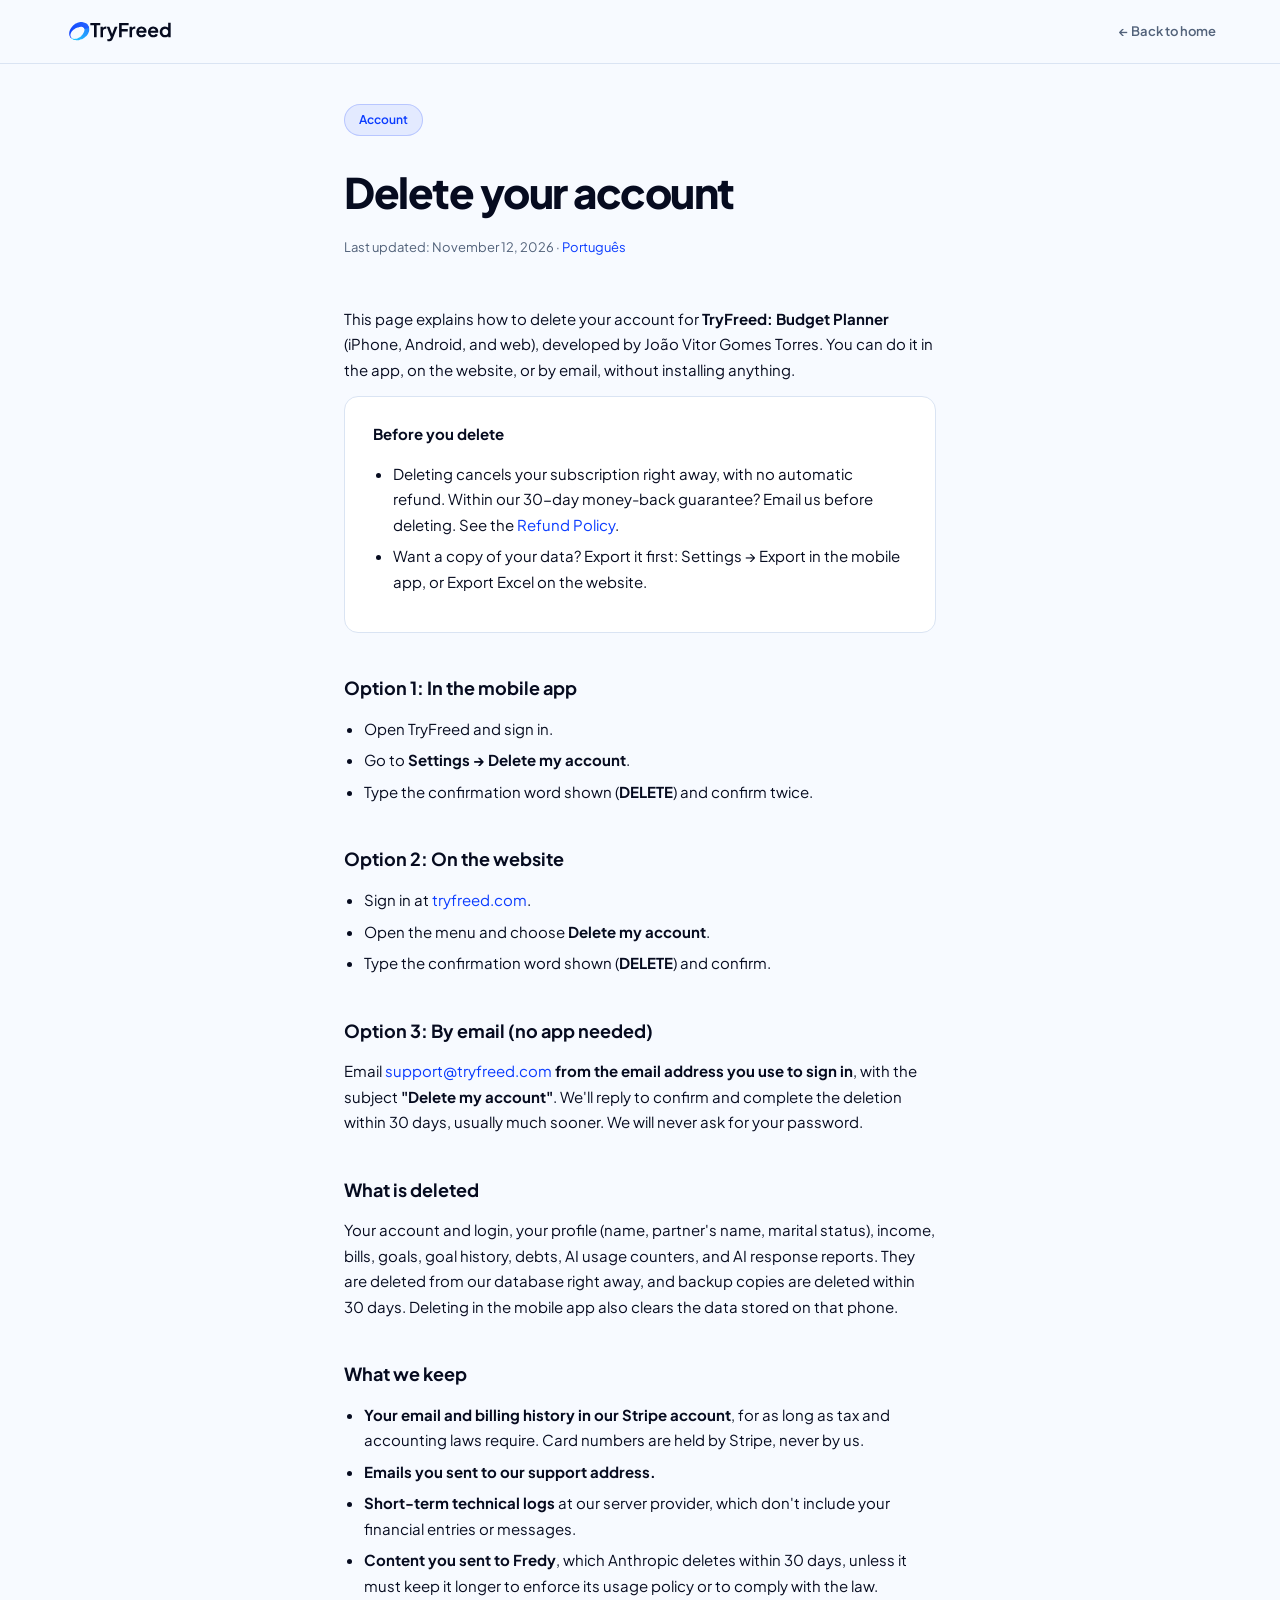
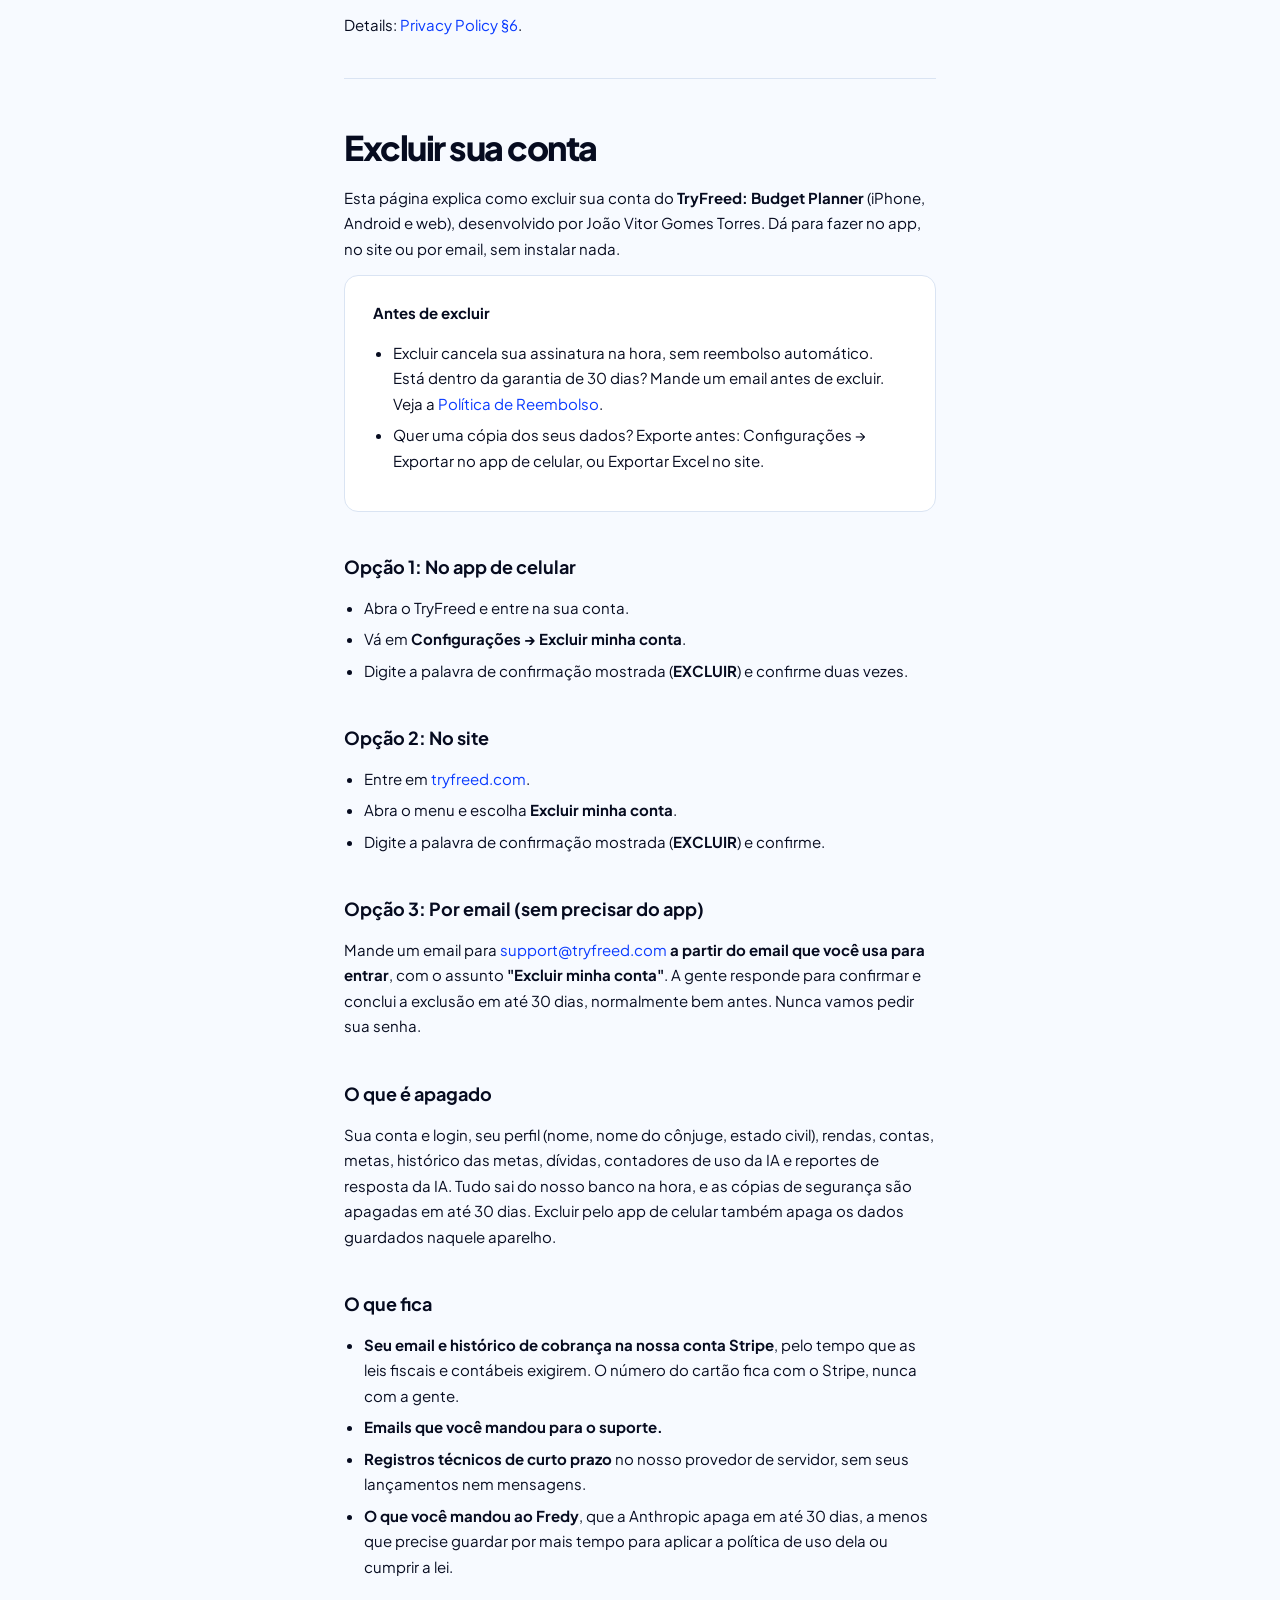
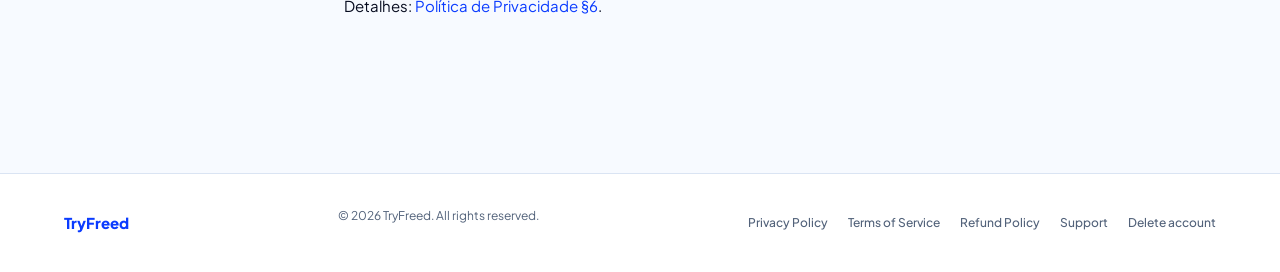
<file: delete-account.html>
<!DOCTYPE html>
<html lang="en">
<head>
<meta charset="UTF-8">
<meta name="viewport" content="width=device-width,initial-scale=1">
<title>Delete your account — TryFreed</title>
<meta name="description" content="How to delete your TryFreed account and data, in the app, on the website, or by email.">
<link rel="preconnect" href="https://fonts.googleapis.com">
<link rel="preconnect" href="https://fonts.gstatic.com" crossorigin>
<link href="https://fonts.googleapis.com/css2?family=Plus+Jakarta+Sans:wght@400;500;600;700;800&display=swap" rel="stylesheet">
<link rel="icon" type="image/svg+xml" href="/brand/of/favicon-of-32.svg">
<link rel="apple-touch-icon" href="/brand/of/apple-touch-of-180.png">
<meta name="theme-color" content="#F7FAFF">
<style>
*{box-sizing:border-box;margin:0;padding:0}
:root{
  --accent:#0A3BFF;--accent2:#2563FF;--accent-dim:rgba(10,59,255,0.08);
  --text:#060B1F;--sub:#52627A;--bg:#F7FAFF;--card:#fff;--border:#DAE4F3;--panel:#EAF2FF;
}
body{font-family:'Plus Jakarta Sans',-apple-system,sans-serif;background:var(--bg);color:var(--text);overflow-x:hidden;line-height:1.7}
nav{position:fixed;top:0;left:0;right:0;z-index:200;display:flex;align-items:center;justify-content:space-between;padding:0 5%;height:64px;background:rgba(247,250,255,0.92);backdrop-filter:blur(12px);border-bottom:1px solid var(--border)}
.nav-logo{font-size:18px;font-weight:800;color:var(--accent);letter-spacing:-.5px;text-decoration:none}
.nav-back{font-size:13px;font-weight:600;color:var(--sub);text-decoration:none;transition:color .15s}
.nav-back:hover{color:var(--accent)}
.container{max-width:720px;margin:0 auto;padding:104px 5% 80px}
.page-badge{display:inline-flex;align-items:center;gap:6px;background:var(--accent-dim);color:var(--accent);font-size:12px;font-weight:600;padding:5px 14px;border-radius:20px;margin-bottom:20px;border:1px solid rgba(10,59,255,0.2)}
h1{font-size:clamp(28px,4vw,42px);font-weight:800;letter-spacing:-1.5px;margin-bottom:8px;color:var(--text)}
.last-updated{font-size:13px;color:var(--sub);margin-bottom:48px}
h2{font-size:18px;font-weight:700;color:var(--text);margin:40px 0 12px}
p{font-size:15px;color:var(--text);margin-bottom:14px}
ul{padding-left:20px;margin-bottom:14px}
li{font-size:15px;color:var(--text);margin-bottom:6px}
a{color:var(--accent);text-decoration:none}
a:hover{text-decoration:underline}
.card{background:var(--card);border:1px solid var(--border);border-radius:14px;padding:24px 28px;margin-bottom:14px}
.divider{height:1px;background:var(--border);margin:40px 0}
footer{background:var(--card);padding:32px 5%;display:flex;align-items:center;justify-content:space-between;border-top:1px solid var(--border);flex-wrap:wrap;gap:12px;margin-top:60px}
.footer-logo{font-size:15px;font-weight:800;color:var(--accent)}
footer p{font-size:12px;color:var(--sub)}
.footer-links{display:flex;gap:20px;flex-wrap:wrap}
.footer-links a{font-size:12px;color:var(--sub);text-decoration:none;font-weight:500;transition:color .15s}
.footer-links a:hover{color:var(--accent)}
@media(max-width:600px){footer{justify-content:center;text-align:center}.footer-links{justify-content:center}}
</style>
</head>
<body>

<nav>
  <a class="nav-logo" href="/" aria-label="TryFreed"><img src="/brand/of/logo-of-h.svg" alt="" width="108" height="36" style="display:block"></a>
  <a class="nav-back" href="/">← Back to home</a>
</nav>

<div class="container">
  <div class="page-badge">Account</div>
  <h1>Delete your account</h1>
  <p class="last-updated">Last updated: November 12, 2026 · <a href="#pt">Português</a></p>

  <p>This page explains how to delete your account for <strong>TryFreed: Budget Planner</strong> (iPhone, Android, and web), developed by João Vitor Gomes Torres. You can do it in the app, on the website, or by email, without installing anything.</p>

  <div class="card">
    <p><strong>Before you delete</strong></p>
    <ul>
      <li>Deleting cancels your subscription right away, with no automatic refund. Within our 30-day money-back guarantee? Email us before deleting. See the <a href="/refund.html">Refund Policy</a>.</li>
      <li style="margin-bottom:0">Want a copy of your data? Export it first: Settings → Export in the mobile app, or Export Excel on the website.</li>
    </ul>
  </div>

  <h2>Option 1: In the mobile app</h2>
  <ul>
    <li>Open TryFreed and sign in.</li>
    <li>Go to <strong>Settings → Delete my account</strong>.</li>
    <li>Type the confirmation word shown (<strong>DELETE</strong>) and confirm twice.</li>
  </ul>

  <h2>Option 2: On the website</h2>
  <ul>
    <li>Sign in at <a href="https://tryfreed.com">tryfreed.com</a>.</li>
    <li>Open the menu and choose <strong>Delete my account</strong>.</li>
    <li>Type the confirmation word shown (<strong>DELETE</strong>) and confirm.</li>
  </ul>

  <h2>Option 3: By email (no app needed)</h2>
  <p>Email <a href="mailto:support@tryfreed.com?subject=Delete%20my%20account">support@tryfreed.com</a> <strong>from the email address you use to sign in</strong>, with the subject <strong>"Delete my account"</strong>. We'll reply to confirm and complete the deletion within 30 days, usually much sooner. We will never ask for your password.</p>

  <h2>What is deleted</h2>
  <p>Your account and login, your profile (name, partner's name, marital status), income, bills, goals, goal history, debts, AI usage counters, and AI response reports. They are deleted from our database right away, and backup copies are deleted within 30 days. Deleting in the mobile app also clears the data stored on that phone.</p>

  <h2>What we keep</h2>
  <ul>
    <li><strong>Your email and billing history in our Stripe account</strong>, for as long as tax and accounting laws require. Card numbers are held by Stripe, never by us.</li>
    <li><strong>Emails you sent to our support address.</strong></li>
    <li><strong>Short-term technical logs</strong> at our server provider, which don't include your financial entries or messages.</li>
    <li><strong>Content you sent to Fredy</strong>, which Anthropic deletes within 30 days, unless it must keep it longer to enforce its usage policy or to comply with the law.</li>
  </ul>
  <p>Details: <a href="/privacy.html#retention">Privacy Policy §6</a>.</p>

  <div class="divider"></div>

  <h1 id="pt" style="font-size:clamp(24px,3.4vw,34px)">Excluir sua conta</h1>
  <p>Esta página explica como excluir sua conta do <strong>TryFreed: Budget Planner</strong> (iPhone, Android e web), desenvolvido por João Vitor Gomes Torres. Dá para fazer no app, no site ou por email, sem instalar nada.</p>

  <div class="card">
    <p><strong>Antes de excluir</strong></p>
    <ul>
      <li>Excluir cancela sua assinatura na hora, sem reembolso automático. Está dentro da garantia de 30 dias? Mande um email antes de excluir. Veja a <a href="/refund.html">Política de Reembolso</a>.</li>
      <li style="margin-bottom:0">Quer uma cópia dos seus dados? Exporte antes: Configurações → Exportar no app de celular, ou Exportar Excel no site.</li>
    </ul>
  </div>

  <h2>Opção 1: No app de celular</h2>
  <ul>
    <li>Abra o TryFreed e entre na sua conta.</li>
    <li>Vá em <strong>Configurações → Excluir minha conta</strong>.</li>
    <li>Digite a palavra de confirmação mostrada (<strong>EXCLUIR</strong>) e confirme duas vezes.</li>
  </ul>

  <h2>Opção 2: No site</h2>
  <ul>
    <li>Entre em <a href="https://tryfreed.com">tryfreed.com</a>.</li>
    <li>Abra o menu e escolha <strong>Excluir minha conta</strong>.</li>
    <li>Digite a palavra de confirmação mostrada (<strong>EXCLUIR</strong>) e confirme.</li>
  </ul>

  <h2>Opção 3: Por email (sem precisar do app)</h2>
  <p>Mande um email para <a href="mailto:support@tryfreed.com?subject=Excluir%20minha%20conta">support@tryfreed.com</a> <strong>a partir do email que você usa para entrar</strong>, com o assunto <strong>"Excluir minha conta"</strong>. A gente responde para confirmar e conclui a exclusão em até 30 dias, normalmente bem antes. Nunca vamos pedir sua senha.</p>

  <h2>O que é apagado</h2>
  <p>Sua conta e login, seu perfil (nome, nome do cônjuge, estado civil), rendas, contas, metas, histórico das metas, dívidas, contadores de uso da IA e reportes de resposta da IA. Tudo sai do nosso banco na hora, e as cópias de segurança são apagadas em até 30 dias. Excluir pelo app de celular também apaga os dados guardados naquele aparelho.</p>

  <h2>O que fica</h2>
  <ul>
    <li><strong>Seu email e histórico de cobrança na nossa conta Stripe</strong>, pelo tempo que as leis fiscais e contábeis exigirem. O número do cartão fica com o Stripe, nunca com a gente.</li>
    <li><strong>Emails que você mandou para o suporte.</strong></li>
    <li><strong>Registros técnicos de curto prazo</strong> no nosso provedor de servidor, sem seus lançamentos nem mensagens.</li>
    <li><strong>O que você mandou ao Fredy</strong>, que a Anthropic apaga em até 30 dias, a menos que precise guardar por mais tempo para aplicar a política de uso dela ou cumprir a lei.</li>
  </ul>
  <p>Detalhes: <a href="/privacy.html#retention">Política de Privacidade §6</a>.</p>
</div>

<footer>
  <div class="footer-logo">TryFreed</div>
  <p>© 2026 TryFreed. All rights reserved.</p>
  <div class="footer-links">
    <a href="/privacy.html">Privacy Policy</a>
    <a href="/terms.html">Terms of Service</a>
    <a href="/refund.html">Refund Policy</a>
    <a href="/support">Support</a>
    <a href="/delete-account">Delete account</a>
  </div>
</footer>

</body>
</html>
</file>
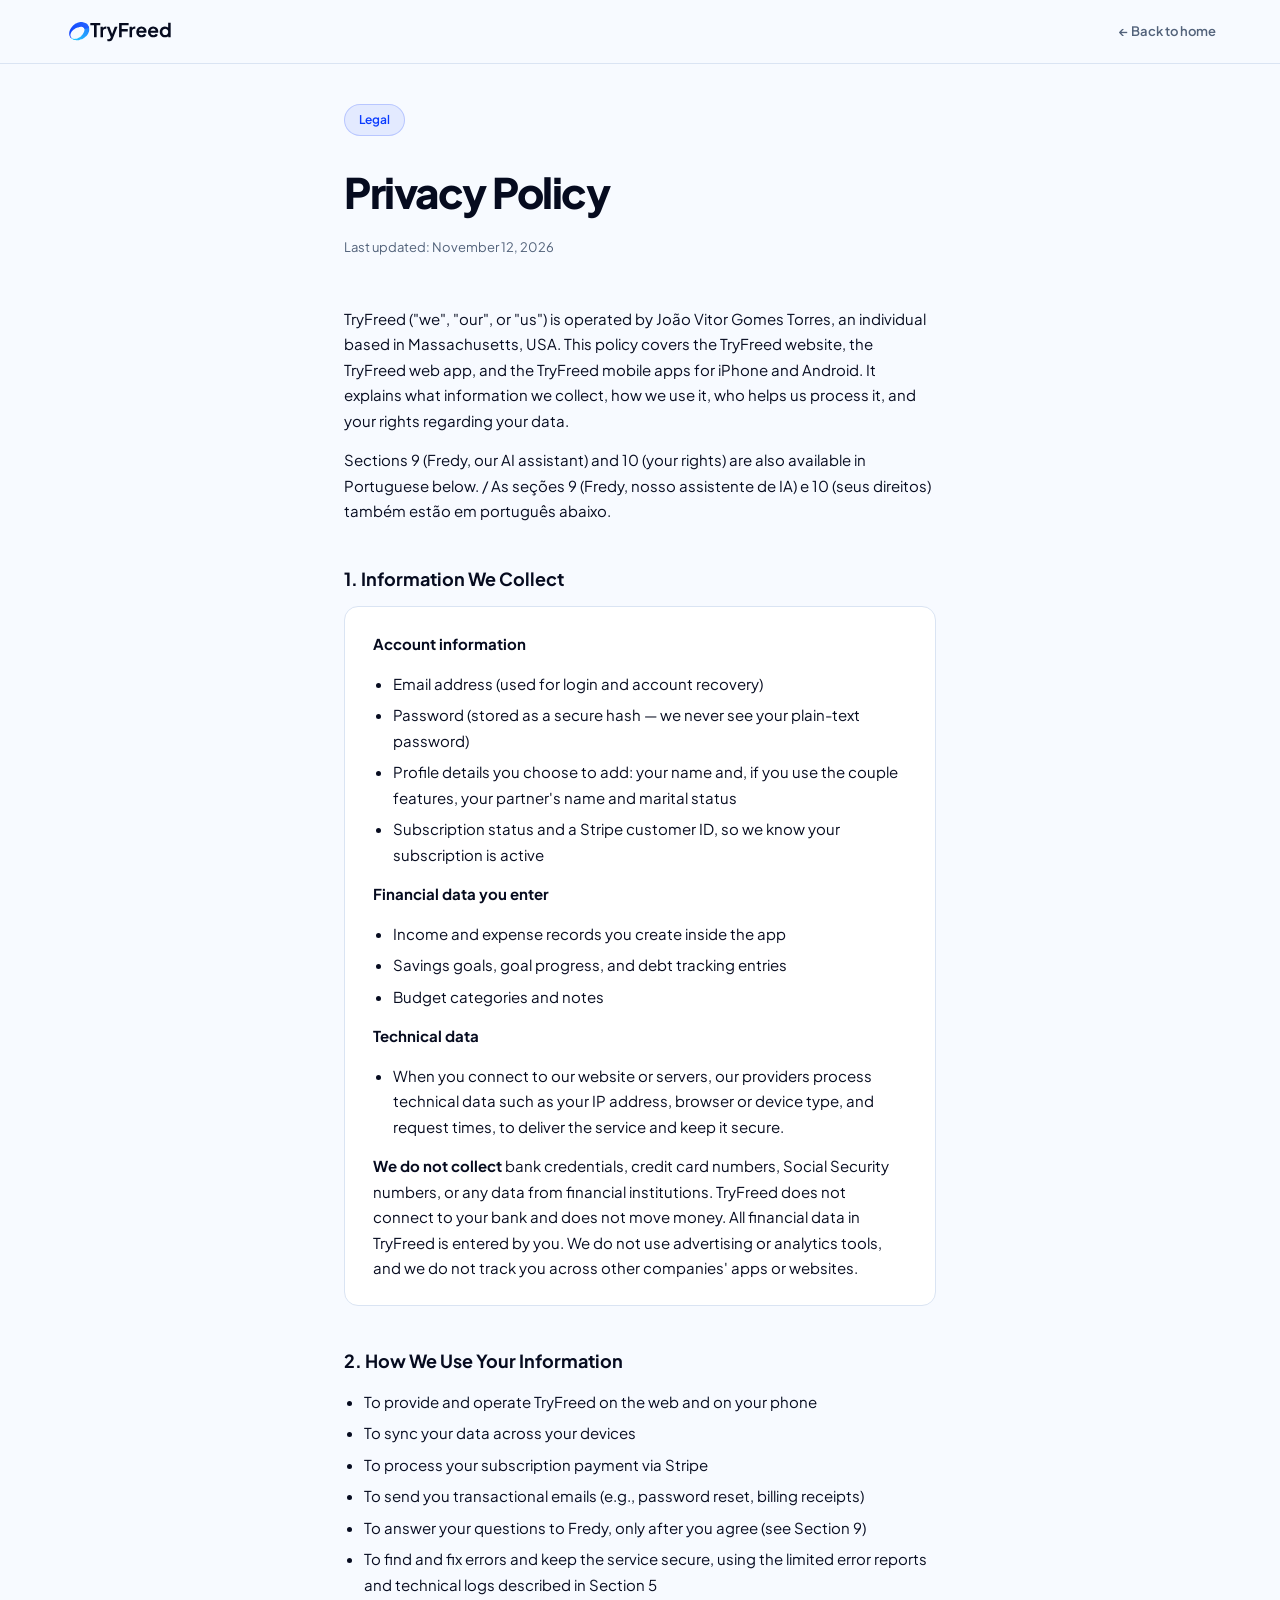
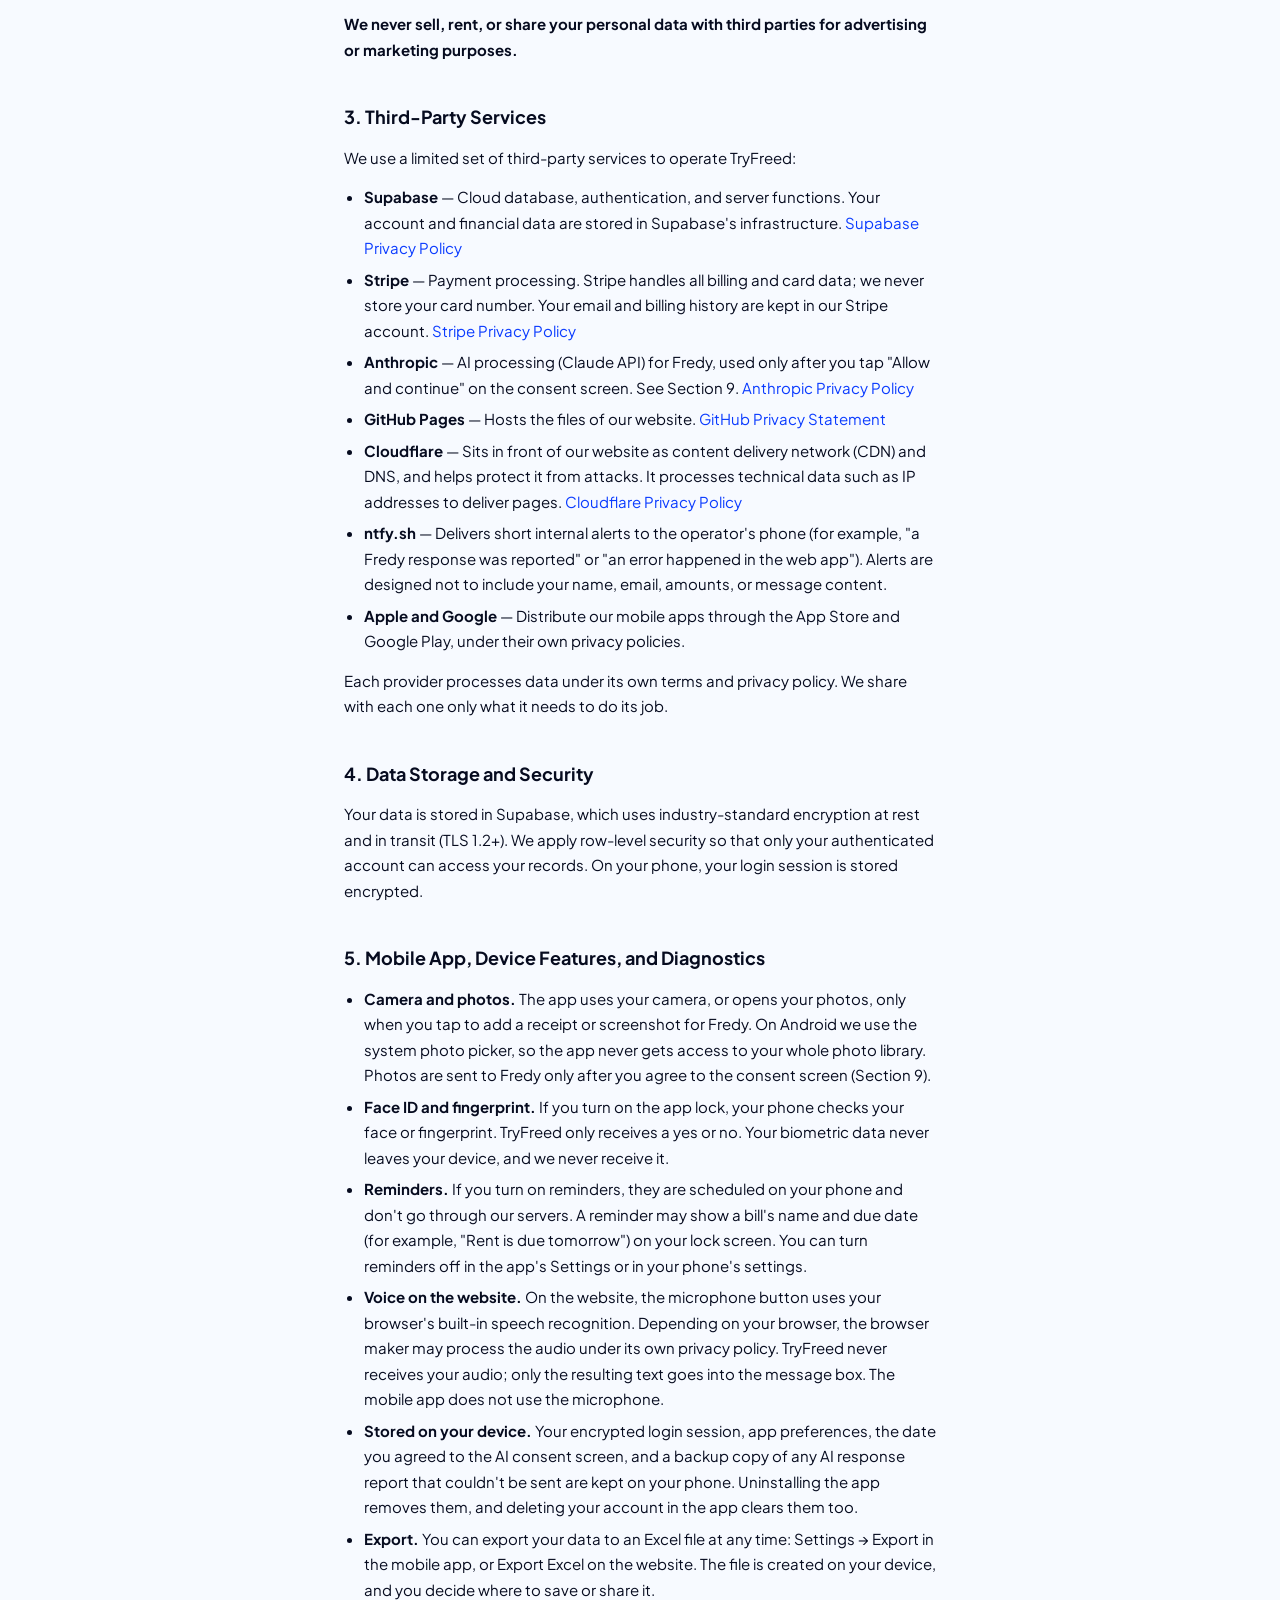
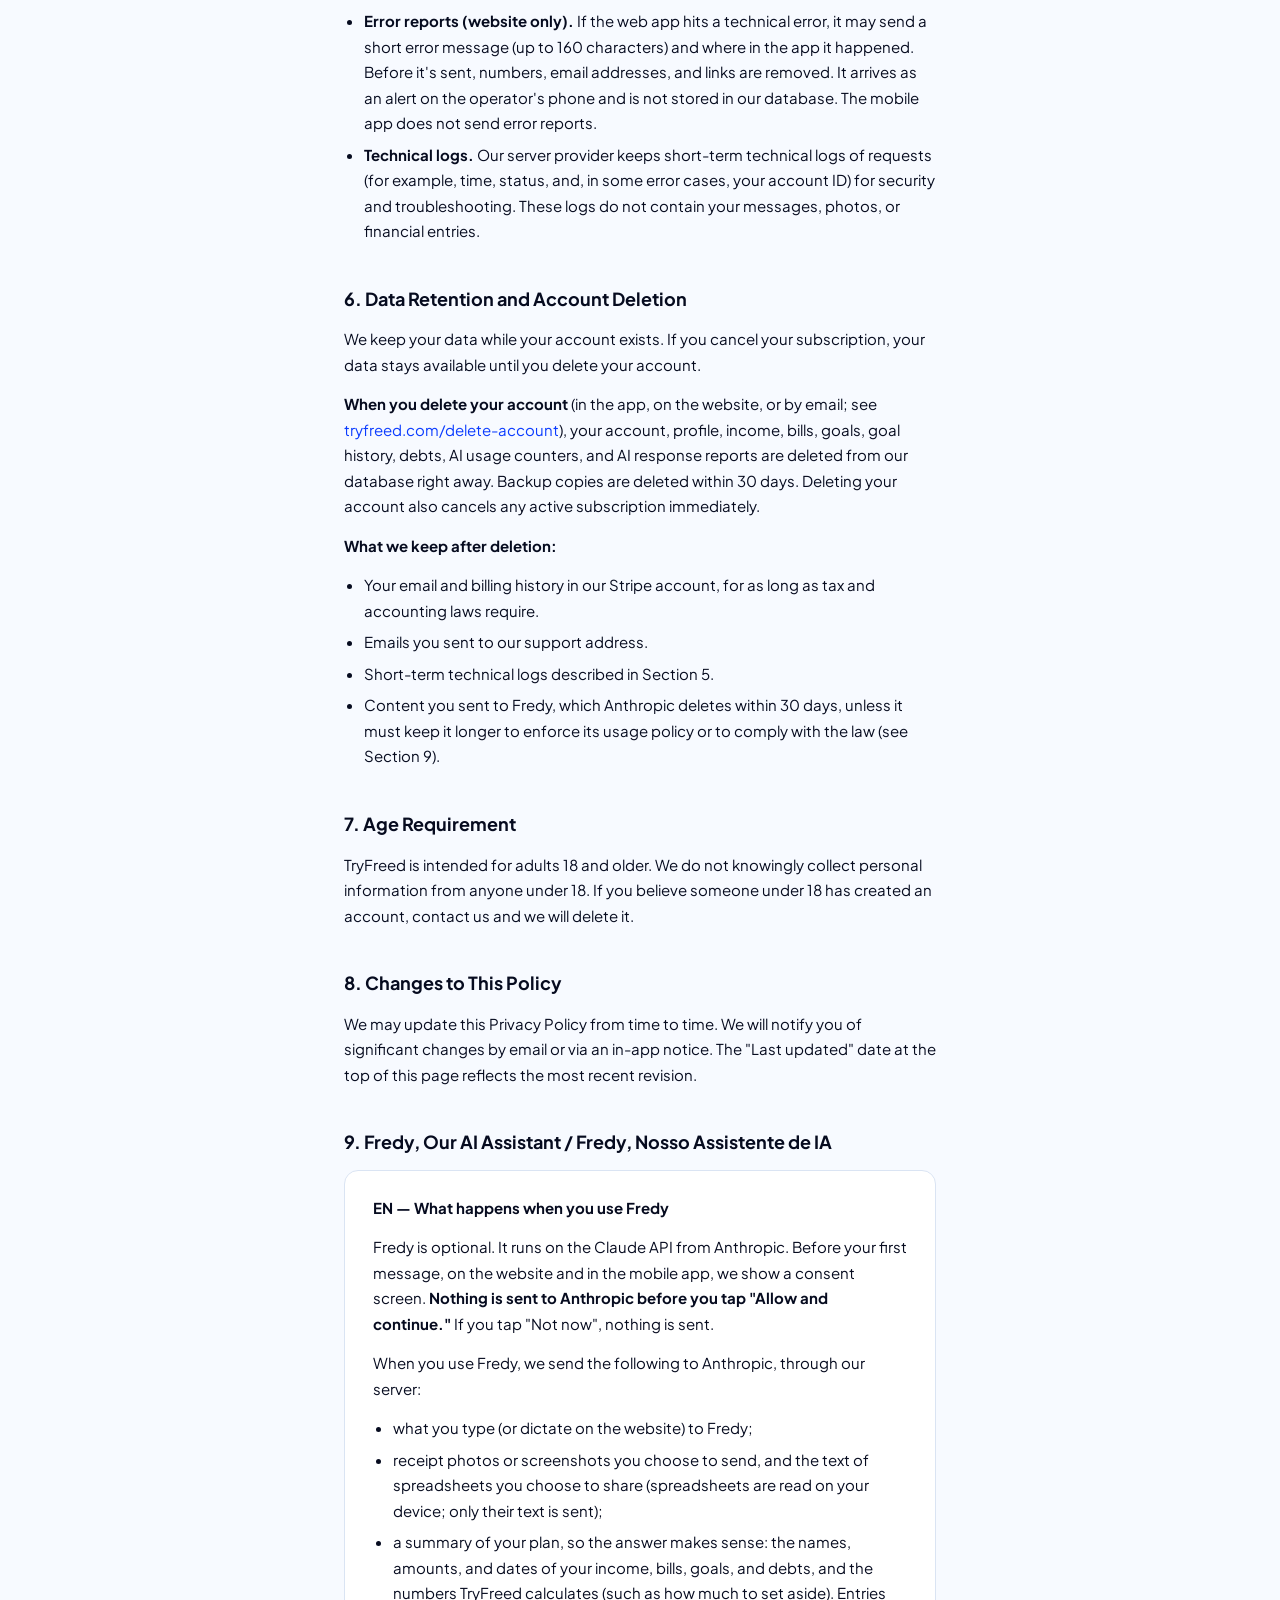
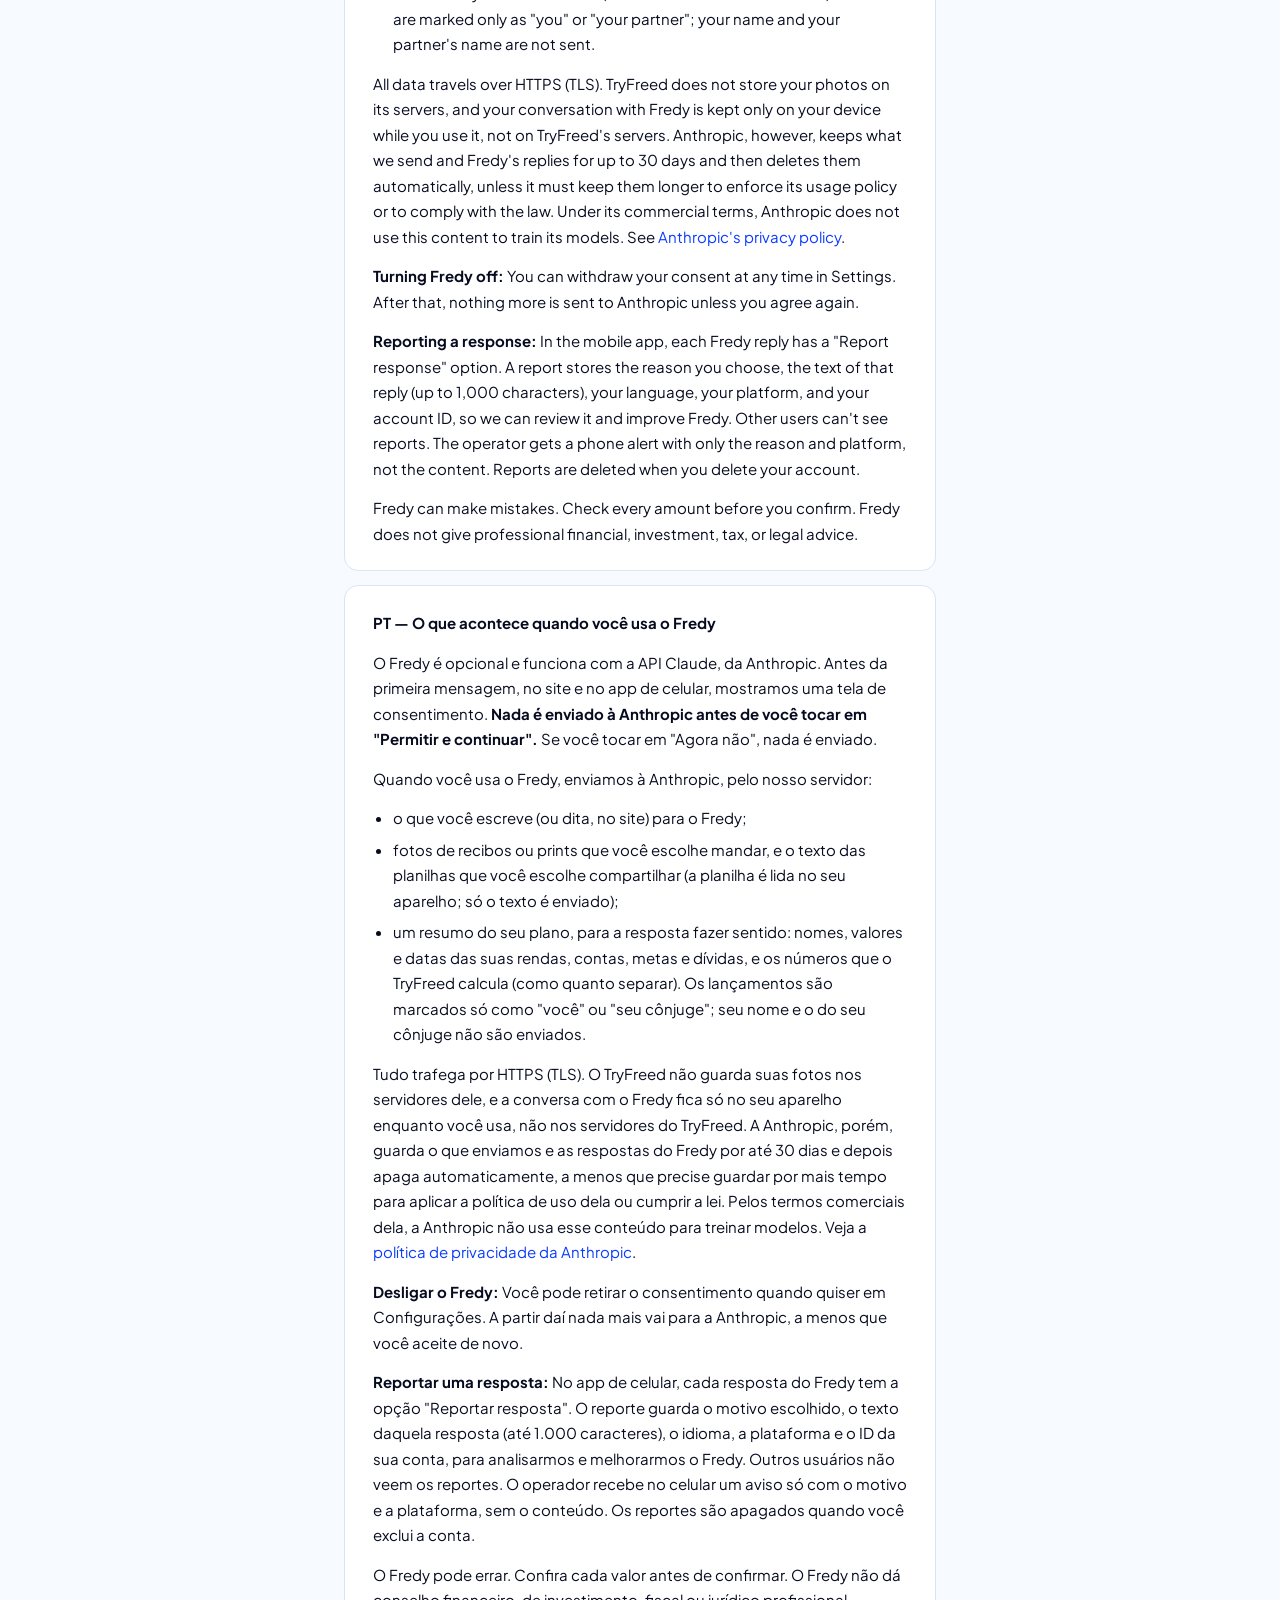
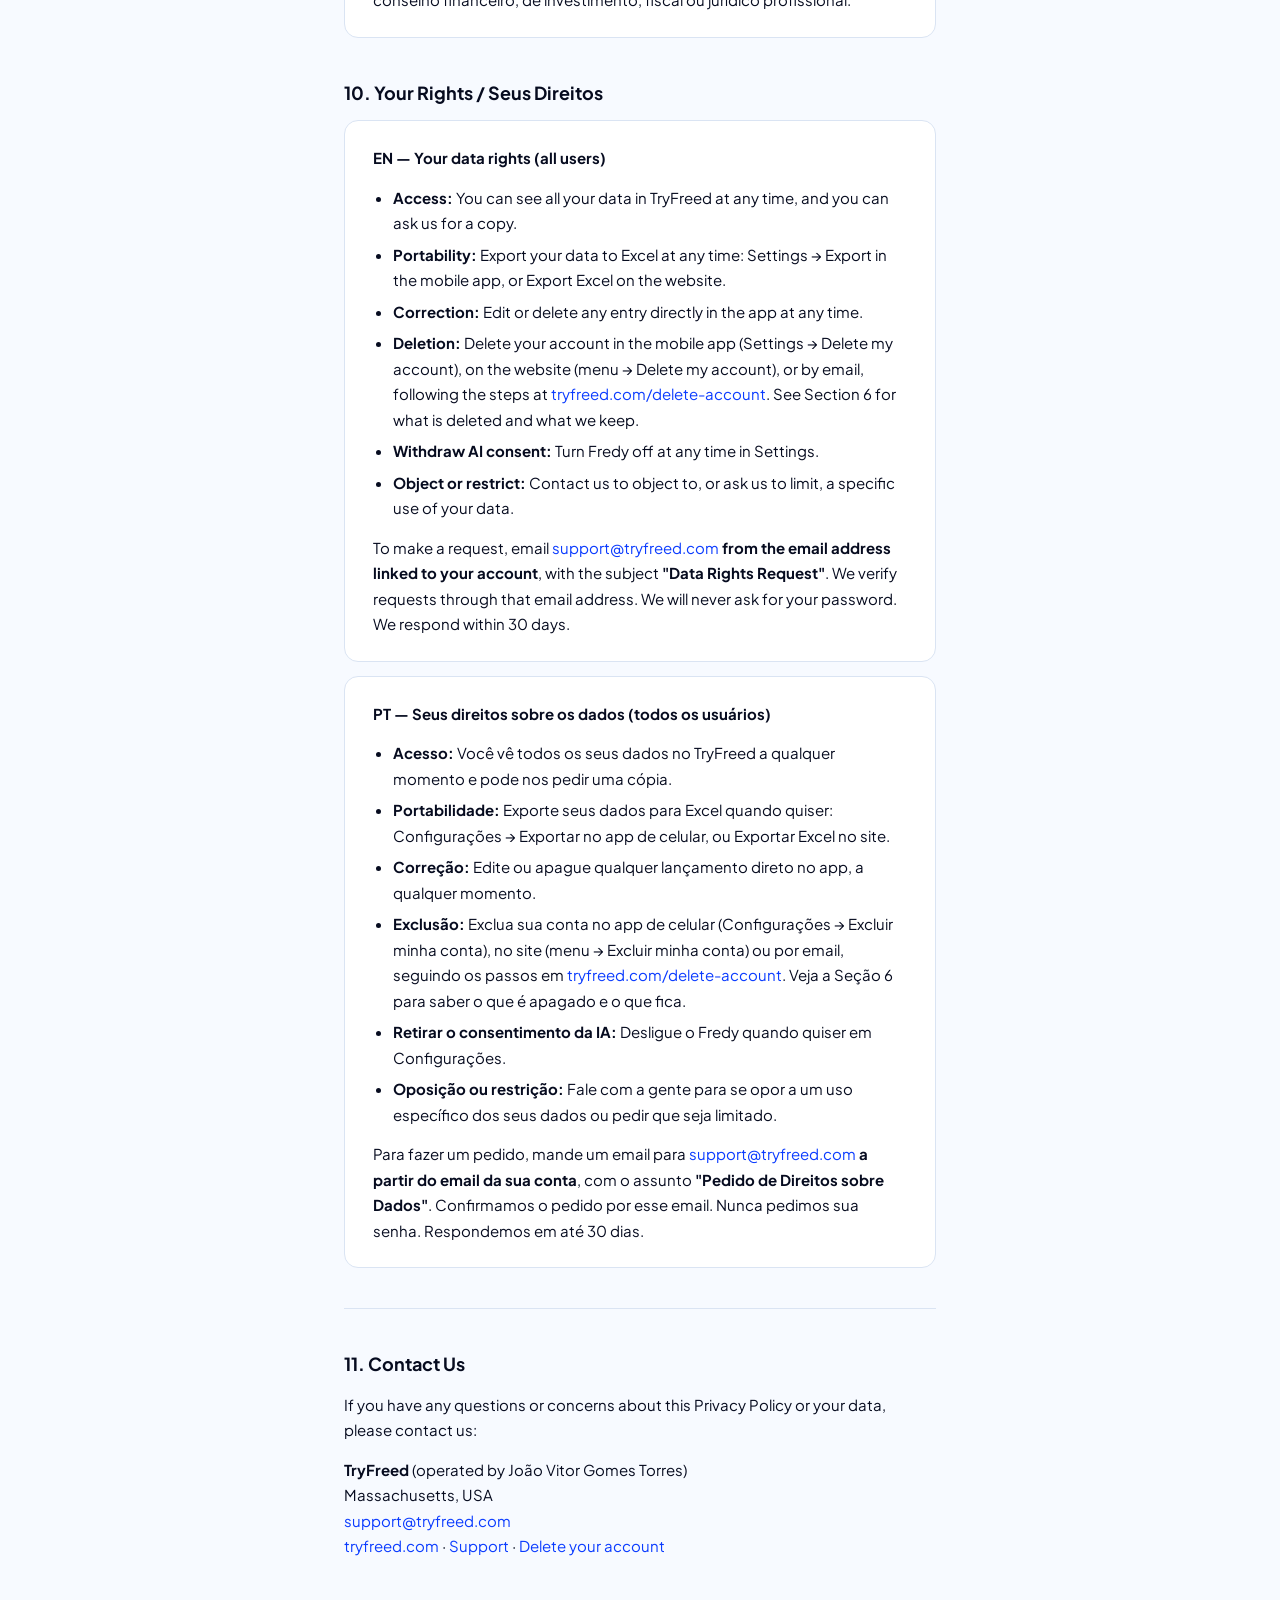
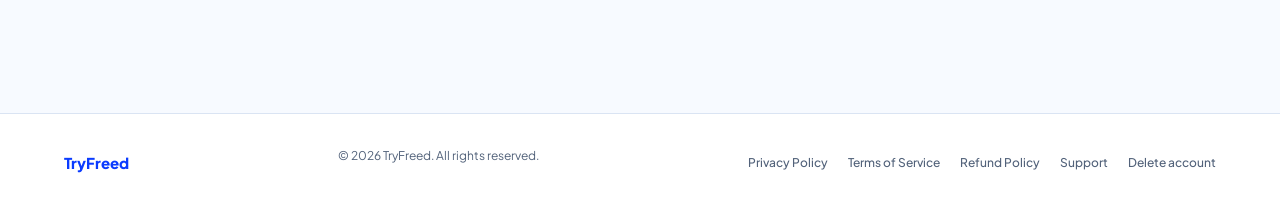
<file: privacy.html>
<!DOCTYPE html>
<html lang="en">
<head>
<meta charset="UTF-8">
<meta name="viewport" content="width=device-width,initial-scale=1">
<title>Privacy Policy — TryFreed</title>
<meta name="description" content="TryFreed Privacy Policy — how we collect, use, and protect your data.">
<link rel="preconnect" href="https://fonts.googleapis.com">
<link rel="preconnect" href="https://fonts.gstatic.com" crossorigin>
<link href="https://fonts.googleapis.com/css2?family=Plus+Jakarta+Sans:wght@400;500;600;700;800&display=swap" rel="stylesheet">
<link rel="icon" type="image/svg+xml" href="/brand/of/favicon-of-32.svg">
<link rel="apple-touch-icon" href="/brand/of/apple-touch-of-180.png">
<meta name="theme-color" content="#F7FAFF">
<style>
*{box-sizing:border-box;margin:0;padding:0}
:root{
  --accent:#0A3BFF;--accent2:#2563FF;--accent-dim:rgba(10,59,255,0.08);
  --text:#060B1F;--sub:#52627A;--bg:#F7FAFF;--card:#fff;--border:#DAE4F3;--panel:#EAF2FF;
}
body{font-family:'Plus Jakarta Sans',-apple-system,sans-serif;background:var(--bg);color:var(--text);overflow-x:hidden;line-height:1.7}
nav{position:fixed;top:0;left:0;right:0;z-index:200;display:flex;align-items:center;justify-content:space-between;padding:0 5%;height:64px;background:rgba(247,250,255,0.92);backdrop-filter:blur(12px);border-bottom:1px solid var(--border)}
.nav-logo{font-size:18px;font-weight:800;color:var(--accent);letter-spacing:-.5px;text-decoration:none}
.nav-back{font-size:13px;font-weight:600;color:var(--sub);text-decoration:none;transition:color .15s}
.nav-back:hover{color:var(--accent)}
.container{max-width:720px;margin:0 auto;padding:104px 5% 80px}
.page-badge{display:inline-flex;align-items:center;gap:6px;background:var(--accent-dim);color:var(--accent);font-size:12px;font-weight:600;padding:5px 14px;border-radius:20px;margin-bottom:20px;border:1px solid rgba(10,59,255,0.2)}
h1{font-size:clamp(28px,4vw,42px);font-weight:800;letter-spacing:-1.5px;margin-bottom:8px;color:var(--text)}
.last-updated{font-size:13px;color:var(--sub);margin-bottom:48px}
h2{font-size:18px;font-weight:700;color:var(--text);margin:40px 0 12px}
p{font-size:15px;color:var(--text);margin-bottom:14px}
ul{padding-left:20px;margin-bottom:14px}
li{font-size:15px;color:var(--text);margin-bottom:6px}
a{color:var(--accent);text-decoration:none}
a:hover{text-decoration:underline}
.card{background:var(--card);border:1px solid var(--border);border-radius:14px;padding:24px 28px;margin-bottom:14px}
.divider{height:1px;background:var(--border);margin:40px 0}
footer{background:var(--card);padding:32px 5%;display:flex;align-items:center;justify-content:space-between;border-top:1px solid var(--border);flex-wrap:wrap;gap:12px;margin-top:60px}
.footer-logo{font-size:15px;font-weight:800;color:var(--accent)}
footer p{font-size:12px;color:var(--sub)}
.footer-links{display:flex;gap:20px;flex-wrap:wrap}
.footer-links a{font-size:12px;color:var(--sub);text-decoration:none;font-weight:500;transition:color .15s}
.footer-links a:hover{color:var(--accent)}
@media(max-width:600px){footer{justify-content:center;text-align:center}.footer-links{justify-content:center}}
</style>
</head>
<body>

<nav>
  <a class="nav-logo" href="/" aria-label="TryFreed"><img src="/brand/of/logo-of-h.svg" alt="" width="108" height="36" style="display:block"></a>
  <a class="nav-back" href="/">← Back to home</a>
</nav>

<div class="container">
  <div class="page-badge">Legal</div>
  <h1>Privacy Policy</h1>
  <p class="last-updated">Last updated: November 12, 2026</p>

  <p>TryFreed ("we", "our", or "us") is operated by João Vitor Gomes Torres, an individual based in Massachusetts, USA. This policy covers the TryFreed website, the TryFreed web app, and the TryFreed mobile apps for iPhone and Android. It explains what information we collect, how we use it, who helps us process it, and your rights regarding your data.</p>
  <p>Sections 9 (Fredy, our AI assistant) and 10 (your rights) are also available in Portuguese below. / As seções 9 (Fredy, nosso assistente de IA) e 10 (seus direitos) também estão em português abaixo.</p>

  <h2>1. Information We Collect</h2>
  <div class="card">
    <p><strong>Account information</strong></p>
    <ul>
      <li>Email address (used for login and account recovery)</li>
      <li>Password (stored as a secure hash — we never see your plain-text password)</li>
      <li>Profile details you choose to add: your name and, if you use the couple features, your partner's name and marital status</li>
      <li>Subscription status and a Stripe customer ID, so we know your subscription is active</li>
    </ul>
    <p><strong>Financial data you enter</strong></p>
    <ul>
      <li>Income and expense records you create inside the app</li>
      <li>Savings goals, goal progress, and debt tracking entries</li>
      <li>Budget categories and notes</li>
    </ul>
    <p><strong>Technical data</strong></p>
    <ul>
      <li>When you connect to our website or servers, our providers process technical data such as your IP address, browser or device type, and request times, to deliver the service and keep it secure.</li>
    </ul>
    <p style="margin-bottom:0"><strong>We do not collect</strong> bank credentials, credit card numbers, Social Security numbers, or any data from financial institutions. TryFreed does not connect to your bank and does not move money. All financial data in TryFreed is entered by you. We do not use advertising or analytics tools, and we do not track you across other companies' apps or websites.</p>
  </div>

  <h2>2. How We Use Your Information</h2>
  <ul>
    <li>To provide and operate TryFreed on the web and on your phone</li>
    <li>To sync your data across your devices</li>
    <li>To process your subscription payment via Stripe</li>
    <li>To send you transactional emails (e.g., password reset, billing receipts)</li>
    <li>To answer your questions to Fredy, only after you agree (see Section 9)</li>
    <li>To find and fix errors and keep the service secure, using the limited error reports and technical logs described in Section 5</li>
  </ul>
  <p><strong>We never sell, rent, or share your personal data with third parties for advertising or marketing purposes.</strong></p>

  <h2>3. Third-Party Services</h2>
  <p>We use a limited set of third-party services to operate TryFreed:</p>
  <ul>
    <li><strong>Supabase</strong> — Cloud database, authentication, and server functions. Your account and financial data are stored in Supabase's infrastructure. <a href="https://supabase.com/privacy" target="_blank" rel="noopener">Supabase Privacy Policy</a></li>
    <li><strong>Stripe</strong> — Payment processing. Stripe handles all billing and card data; we never store your card number. Your email and billing history are kept in our Stripe account. <a href="https://stripe.com/privacy" target="_blank" rel="noopener">Stripe Privacy Policy</a></li>
    <li><strong>Anthropic</strong> — AI processing (Claude API) for Fredy, used only after you tap "Allow and continue" on the consent screen. See Section 9. <a href="https://www.anthropic.com/legal/privacy" target="_blank" rel="noopener">Anthropic Privacy Policy</a></li>
    <li><strong>GitHub Pages</strong> — Hosts the files of our website. <a href="https://docs.github.com/en/site-policy/privacy-policies/github-general-privacy-statement" target="_blank" rel="noopener">GitHub Privacy Statement</a></li>
    <li><strong>Cloudflare</strong> — Sits in front of our website as content delivery network (CDN) and DNS, and helps protect it from attacks. It processes technical data such as IP addresses to deliver pages. <a href="https://www.cloudflare.com/privacypolicy/" target="_blank" rel="noopener">Cloudflare Privacy Policy</a></li>
    <li><strong>ntfy.sh</strong> — Delivers short internal alerts to the operator's phone (for example, "a Fredy response was reported" or "an error happened in the web app"). Alerts are designed not to include your name, email, amounts, or message content.</li>
    <li><strong>Apple and Google</strong> — Distribute our mobile apps through the App Store and Google Play, under their own privacy policies.</li>
  </ul>
  <p>Each provider processes data under its own terms and privacy policy. We share with each one only what it needs to do its job.</p>

  <h2>4. Data Storage and Security</h2>
  <p>Your data is stored in Supabase, which uses industry-standard encryption at rest and in transit (TLS 1.2+). We apply row-level security so that only your authenticated account can access your records. On your phone, your login session is stored encrypted.</p>

  <h2 id="mobile">5. Mobile App, Device Features, and Diagnostics</h2>
  <ul>
    <li><strong>Camera and photos.</strong> The app uses your camera, or opens your photos, only when you tap to add a receipt or screenshot for Fredy. On Android we use the system photo picker, so the app never gets access to your whole photo library. Photos are sent to Fredy only after you agree to the consent screen (Section 9).</li>
    <li><strong>Face ID and fingerprint.</strong> If you turn on the app lock, your phone checks your face or fingerprint. TryFreed only receives a yes or no. Your biometric data never leaves your device, and we never receive it.</li>
    <li><strong>Reminders.</strong> If you turn on reminders, they are scheduled on your phone and don't go through our servers. A reminder may show a bill's name and due date (for example, "Rent is due tomorrow") on your lock screen. You can turn reminders off in the app's Settings or in your phone's settings.</li>
    <li><strong>Voice on the website.</strong> On the website, the microphone button uses your browser's built-in speech recognition. Depending on your browser, the browser maker may process the audio under its own privacy policy. TryFreed never receives your audio; only the resulting text goes into the message box. The mobile app does not use the microphone.</li>
    <li><strong>Stored on your device.</strong> Your encrypted login session, app preferences, the date you agreed to the AI consent screen, and a backup copy of any AI response report that couldn't be sent are kept on your phone. Uninstalling the app removes them, and deleting your account in the app clears them too.</li>
    <li><strong>Export.</strong> You can export your data to an Excel file at any time: Settings → Export in the mobile app, or Export Excel on the website. The file is created on your device, and you decide where to save or share it.</li>
    <li><strong>Error reports (website only).</strong> If the web app hits a technical error, it may send a short error message (up to 160 characters) and where in the app it happened. Before it's sent, numbers, email addresses, and links are removed. It arrives as an alert on the operator's phone and is not stored in our database. The mobile app does not send error reports.</li>
    <li><strong>Technical logs.</strong> Our server provider keeps short-term technical logs of requests (for example, time, status, and, in some error cases, your account ID) for security and troubleshooting. These logs do not contain your messages, photos, or financial entries.</li>
  </ul>

  <h2 id="retention">6. Data Retention and Account Deletion</h2>
  <p>We keep your data while your account exists. If you cancel your subscription, your data stays available until you delete your account.</p>
  <p><strong>When you delete your account</strong> (in the app, on the website, or by email; see <a href="/delete-account">tryfreed.com/delete-account</a>), your account, profile, income, bills, goals, goal history, debts, AI usage counters, and AI response reports are deleted from our database right away. Backup copies are deleted within 30 days. Deleting your account also cancels any active subscription immediately.</p>
  <p><strong>What we keep after deletion:</strong></p>
  <ul>
    <li>Your email and billing history in our Stripe account, for as long as tax and accounting laws require.</li>
    <li>Emails you sent to our support address.</li>
    <li>Short-term technical logs described in Section 5.</li>
    <li>Content you sent to Fredy, which Anthropic deletes within 30 days, unless it must keep it longer to enforce its usage policy or to comply with the law (see Section 9).</li>
  </ul>

  <h2>7. Age Requirement</h2>
  <p>TryFreed is intended for adults 18 and older. We do not knowingly collect personal information from anyone under 18. If you believe someone under 18 has created an account, contact us and we will delete it.</p>

  <h2>8. Changes to This Policy</h2>
  <p>We may update this Privacy Policy from time to time. We will notify you of significant changes by email or via an in-app notice. The "Last updated" date at the top of this page reflects the most recent revision.</p>

  <h2 id="ia-section">9. Fredy, Our AI Assistant / Fredy, Nosso Assistente de IA</h2>
  <div class="card">
    <p><strong>EN — What happens when you use Fredy</strong></p>
    <p>Fredy is optional. It runs on the Claude API from Anthropic. Before your first message, on the website and in the mobile app, we show a consent screen. <strong>Nothing is sent to Anthropic before you tap "Allow and continue."</strong> If you tap "Not now", nothing is sent.</p>
    <p>When you use Fredy, we send the following to Anthropic, through our server:</p>
    <ul>
      <li>what you type (or dictate on the website) to Fredy;</li>
      <li>receipt photos or screenshots you choose to send, and the text of spreadsheets you choose to share (spreadsheets are read on your device; only their text is sent);</li>
      <li>a summary of your plan, so the answer makes sense: the names, amounts, and dates of your income, bills, goals, and debts, and the numbers TryFreed calculates (such as how much to set aside). Entries are marked only as "you" or "your partner"; your name and your partner's name are not sent.</li>
    </ul>
    <p>All data travels over HTTPS (TLS). TryFreed does not store your photos on its servers, and your conversation with Fredy is kept only on your device while you use it, not on TryFreed's servers. Anthropic, however, keeps what we send and Fredy's replies for up to 30 days and then deletes them automatically, unless it must keep them longer to enforce its usage policy or to comply with the law. Under its commercial terms, Anthropic does not use this content to train its models. See <a href="https://www.anthropic.com/legal/privacy" target="_blank" rel="noopener">Anthropic's privacy policy</a>.</p>
    <p><strong>Turning Fredy off:</strong> You can withdraw your consent at any time in Settings. After that, nothing more is sent to Anthropic unless you agree again.</p>
    <p><strong>Reporting a response:</strong> In the mobile app, each Fredy reply has a "Report response" option. A report stores the reason you choose, the text of that reply (up to 1,000 characters), your language, your platform, and your account ID, so we can review it and improve Fredy. Other users can't see reports. The operator gets a phone alert with only the reason and platform, not the content. Reports are deleted when you delete your account.</p>
    <p style="margin-bottom:0">Fredy can make mistakes. Check every amount before you confirm. Fredy does not give professional financial, investment, tax, or legal advice.</p>
  </div>
  <div class="card" style="margin-top:0">
    <p><strong>PT — O que acontece quando você usa o Fredy</strong></p>
    <p>O Fredy é opcional e funciona com a API Claude, da Anthropic. Antes da primeira mensagem, no site e no app de celular, mostramos uma tela de consentimento. <strong>Nada é enviado à Anthropic antes de você tocar em "Permitir e continuar".</strong> Se você tocar em "Agora não", nada é enviado.</p>
    <p>Quando você usa o Fredy, enviamos à Anthropic, pelo nosso servidor:</p>
    <ul>
      <li>o que você escreve (ou dita, no site) para o Fredy;</li>
      <li>fotos de recibos ou prints que você escolhe mandar, e o texto das planilhas que você escolhe compartilhar (a planilha é lida no seu aparelho; só o texto é enviado);</li>
      <li>um resumo do seu plano, para a resposta fazer sentido: nomes, valores e datas das suas rendas, contas, metas e dívidas, e os números que o TryFreed calcula (como quanto separar). Os lançamentos são marcados só como "você" ou "seu cônjuge"; seu nome e o do seu cônjuge não são enviados.</li>
    </ul>
    <p>Tudo trafega por HTTPS (TLS). O TryFreed não guarda suas fotos nos servidores dele, e a conversa com o Fredy fica só no seu aparelho enquanto você usa, não nos servidores do TryFreed. A Anthropic, porém, guarda o que enviamos e as respostas do Fredy por até 30 dias e depois apaga automaticamente, a menos que precise guardar por mais tempo para aplicar a política de uso dela ou cumprir a lei. Pelos termos comerciais dela, a Anthropic não usa esse conteúdo para treinar modelos. Veja a <a href="https://www.anthropic.com/legal/privacy" target="_blank" rel="noopener">política de privacidade da Anthropic</a>.</p>
    <p><strong>Desligar o Fredy:</strong> Você pode retirar o consentimento quando quiser em Configurações. A partir daí nada mais vai para a Anthropic, a menos que você aceite de novo.</p>
    <p><strong>Reportar uma resposta:</strong> No app de celular, cada resposta do Fredy tem a opção "Reportar resposta". O reporte guarda o motivo escolhido, o texto daquela resposta (até 1.000 caracteres), o idioma, a plataforma e o ID da sua conta, para analisarmos e melhorarmos o Fredy. Outros usuários não veem os reportes. O operador recebe no celular um aviso só com o motivo e a plataforma, sem o conteúdo. Os reportes são apagados quando você exclui a conta.</p>
    <p style="margin-bottom:0">O Fredy pode errar. Confira cada valor antes de confirmar. O Fredy não dá conselho financeiro, de investimento, fiscal ou jurídico profissional.</p>
  </div>

  <h2 id="rights">10. Your Rights / Seus Direitos</h2>
  <div class="card">
    <p><strong>EN — Your data rights (all users)</strong></p>
    <ul>
      <li><strong>Access:</strong> You can see all your data in TryFreed at any time, and you can ask us for a copy.</li>
      <li><strong>Portability:</strong> Export your data to Excel at any time: Settings → Export in the mobile app, or Export Excel on the website.</li>
      <li><strong>Correction:</strong> Edit or delete any entry directly in the app at any time.</li>
      <li><strong>Deletion:</strong> Delete your account in the mobile app (Settings → Delete my account), on the website (menu → Delete my account), or by email, following the steps at <a href="/delete-account">tryfreed.com/delete-account</a>. See Section 6 for what is deleted and what we keep.</li>
      <li><strong>Withdraw AI consent:</strong> Turn Fredy off at any time in Settings.</li>
      <li><strong>Object or restrict:</strong> Contact us to object to, or ask us to limit, a specific use of your data.</li>
    </ul>
    <p style="margin-bottom:0">To make a request, email <a href="mailto:support@tryfreed.com">support@tryfreed.com</a> <strong>from the email address linked to your account</strong>, with the subject <strong>"Data Rights Request"</strong>. We verify requests through that email address. We will never ask for your password. We respond within 30 days.</p>
  </div>
  <div class="card" style="margin-top:0">
    <p><strong>PT — Seus direitos sobre os dados (todos os usuários)</strong></p>
    <ul>
      <li><strong>Acesso:</strong> Você vê todos os seus dados no TryFreed a qualquer momento e pode nos pedir uma cópia.</li>
      <li><strong>Portabilidade:</strong> Exporte seus dados para Excel quando quiser: Configurações → Exportar no app de celular, ou Exportar Excel no site.</li>
      <li><strong>Correção:</strong> Edite ou apague qualquer lançamento direto no app, a qualquer momento.</li>
      <li><strong>Exclusão:</strong> Exclua sua conta no app de celular (Configurações → Excluir minha conta), no site (menu → Excluir minha conta) ou por email, seguindo os passos em <a href="/delete-account">tryfreed.com/delete-account</a>. Veja a Seção 6 para saber o que é apagado e o que fica.</li>
      <li><strong>Retirar o consentimento da IA:</strong> Desligue o Fredy quando quiser em Configurações.</li>
      <li><strong>Oposição ou restrição:</strong> Fale com a gente para se opor a um uso específico dos seus dados ou pedir que seja limitado.</li>
    </ul>
    <p style="margin-bottom:0">Para fazer um pedido, mande um email para <a href="mailto:support@tryfreed.com">support@tryfreed.com</a> <strong>a partir do email da sua conta</strong>, com o assunto <strong>"Pedido de Direitos sobre Dados"</strong>. Confirmamos o pedido por esse email. Nunca pedimos sua senha. Respondemos em até 30 dias.</p>
  </div>

  <div class="divider"></div>

  <h2>11. Contact Us</h2>
  <p>If you have any questions or concerns about this Privacy Policy or your data, please contact us:</p>
  <p><strong>TryFreed</strong> (operated by João Vitor Gomes Torres)<br>
  Massachusetts, USA<br>
  <a href="mailto:support@tryfreed.com">support@tryfreed.com</a><br>
  <a href="https://tryfreed.com">tryfreed.com</a> · <a href="/support">Support</a> · <a href="/delete-account">Delete your account</a></p>
</div>

<footer>
  <div class="footer-logo">TryFreed</div>
  <p>© 2026 TryFreed. All rights reserved.</p>
  <div class="footer-links">
    <a href="/privacy.html">Privacy Policy</a>
    <a href="/terms.html">Terms of Service</a>
    <a href="/refund.html">Refund Policy</a>
    <a href="/support">Support</a>
    <a href="/delete-account">Delete account</a>
  </div>
</footer>

</body>
</html>
</file>
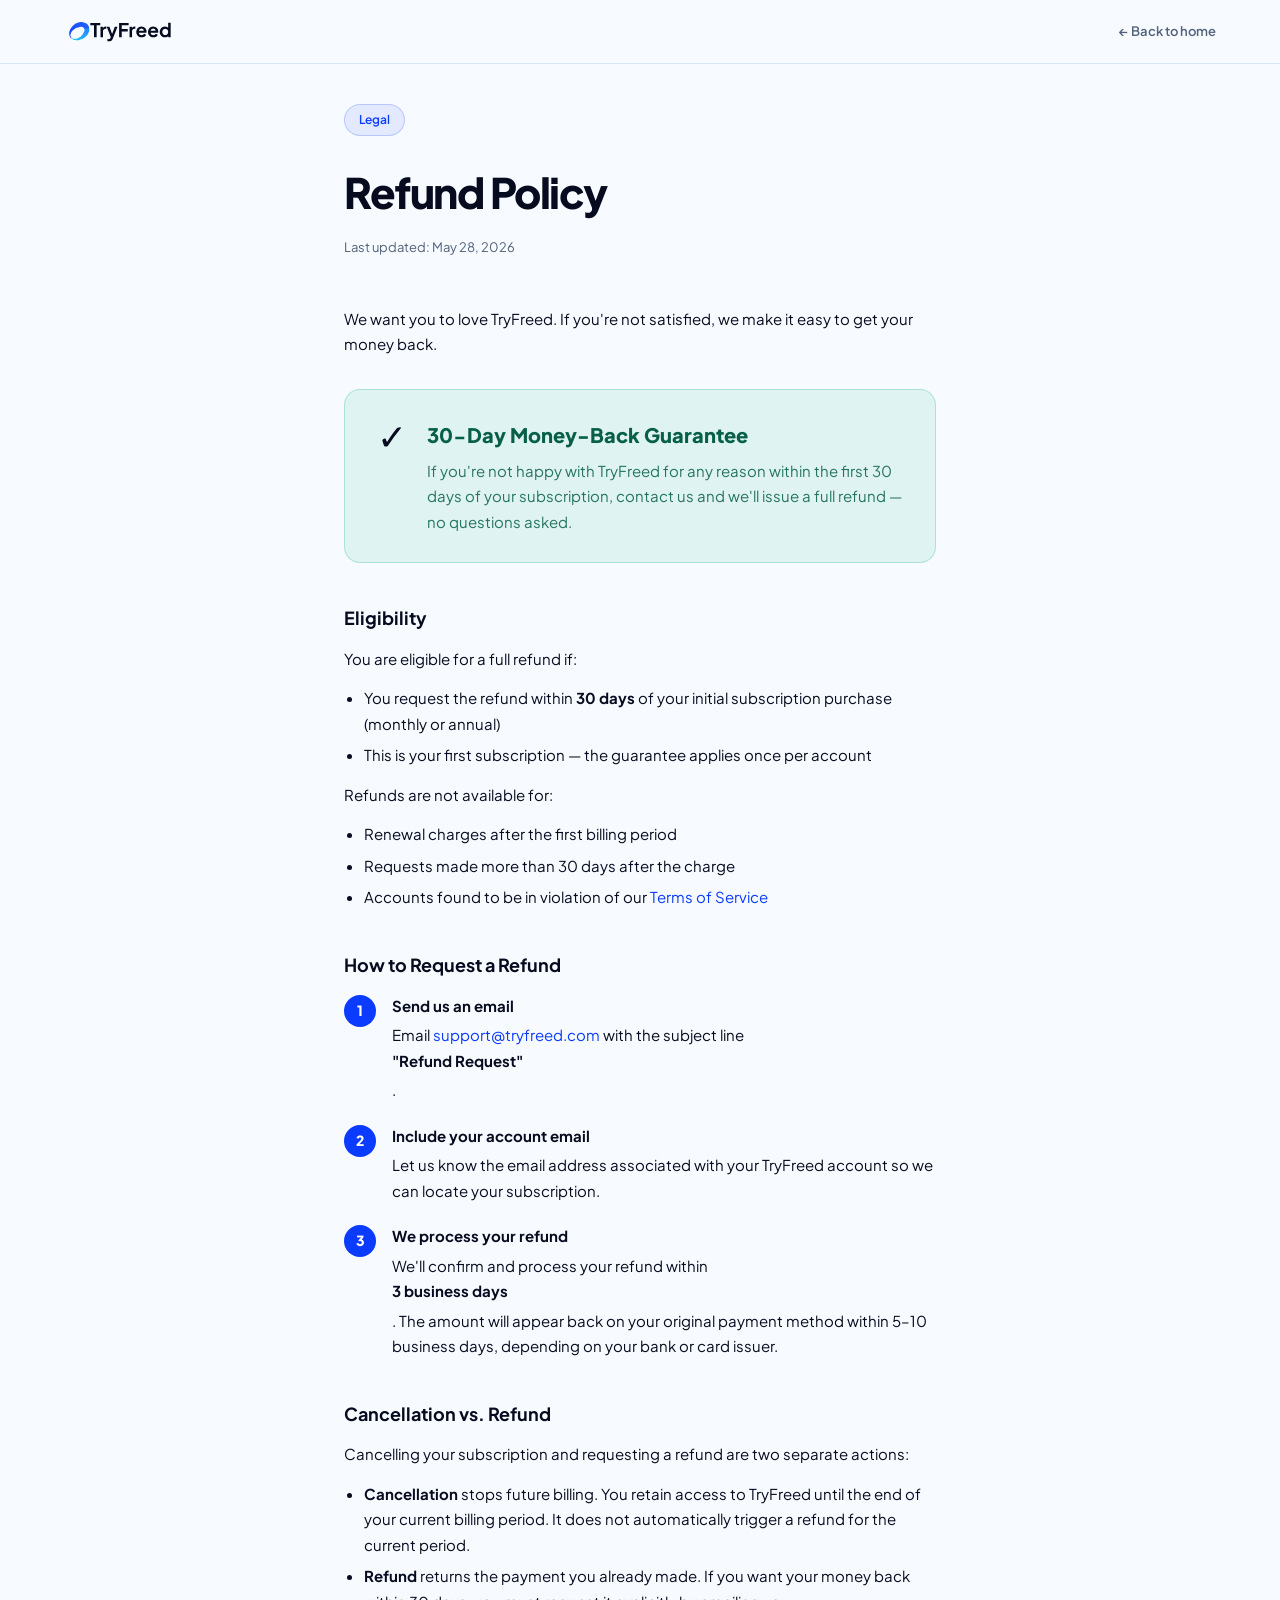
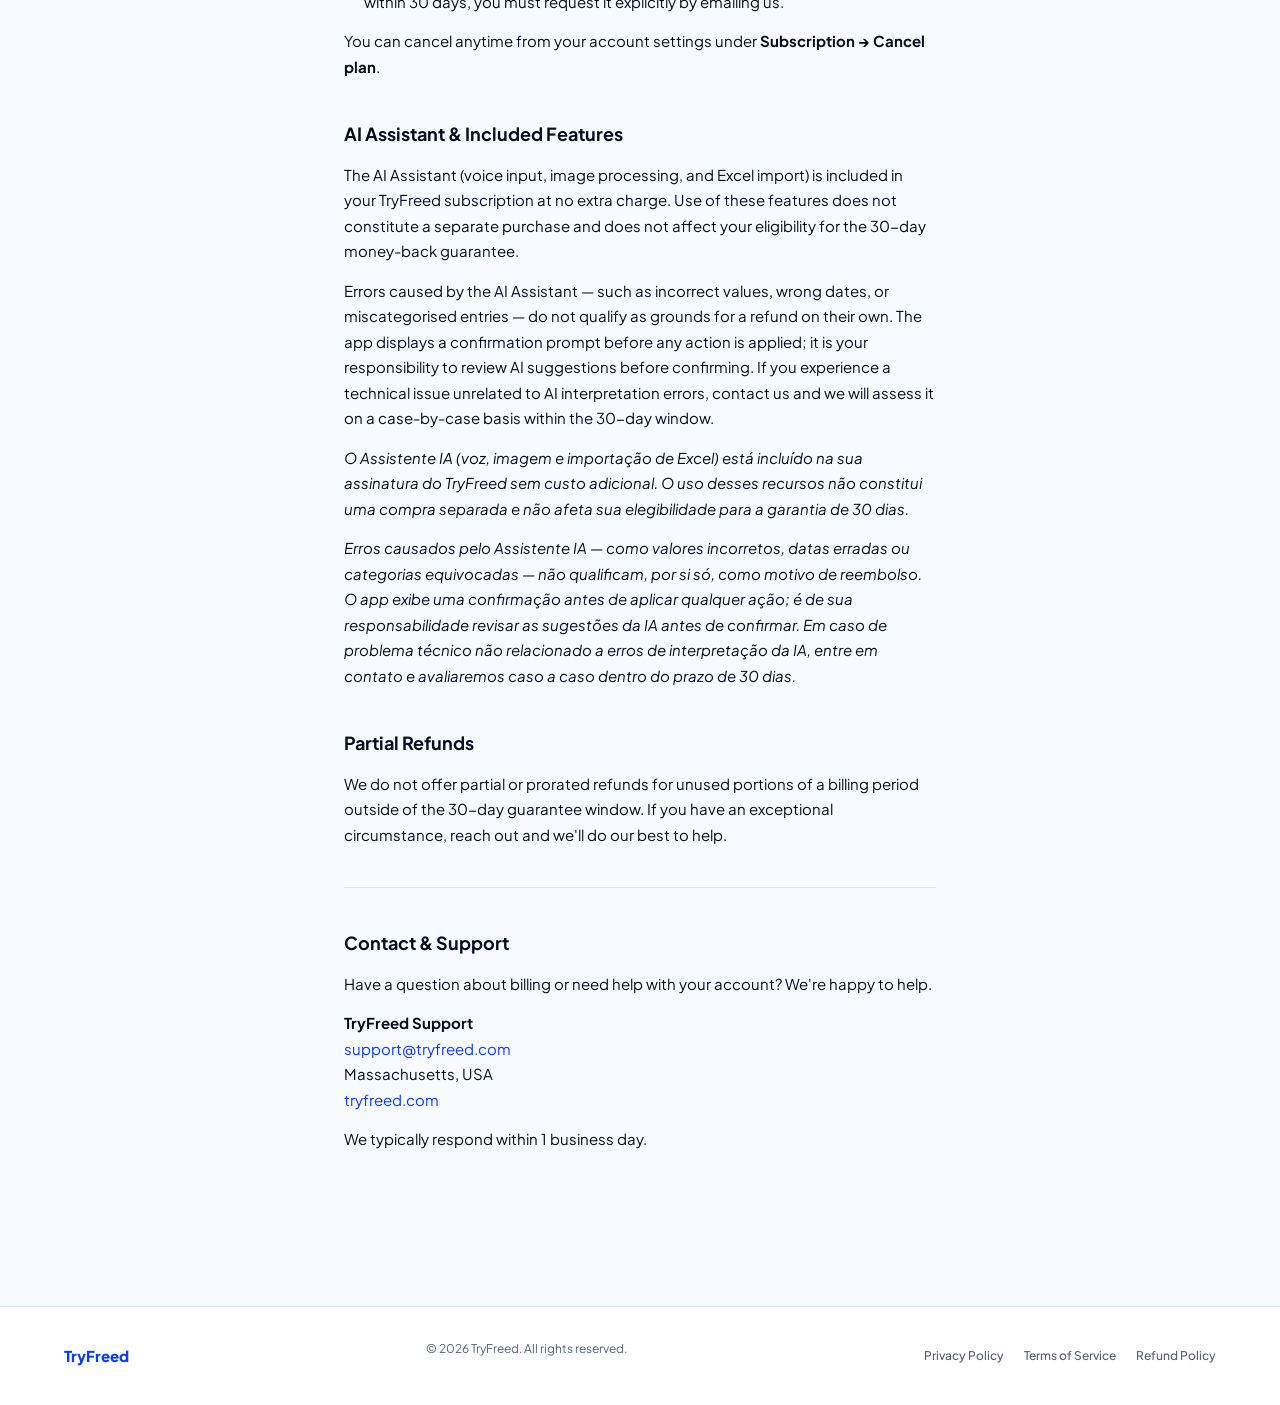
<file: refund.html>
<!DOCTYPE html>
<html lang="en">
<head>
<meta charset="UTF-8">
<meta name="viewport" content="width=device-width,initial-scale=1">
<title>Refund Policy — TryFreed</title>
<meta name="description" content="TryFreed Refund Policy — 30-day money-back guarantee.">
<link rel="preconnect" href="https://fonts.googleapis.com">
<link rel="preconnect" href="https://fonts.gstatic.com" crossorigin>
<link href="https://fonts.googleapis.com/css2?family=Plus+Jakarta+Sans:wght@400;500;600;700;800&display=swap" rel="stylesheet">
<link rel="icon" type="image/svg+xml" href="/brand/of/favicon-of-32.svg">
<link rel="apple-touch-icon" href="/brand/of/apple-touch-of-180.png">
<meta name="theme-color" content="#F7FAFF">
<style>
*{box-sizing:border-box;margin:0;padding:0}
:root{
  --accent:#0A3BFF;--accent2:#2563FF;--accent-dim:rgba(10,59,255,0.08);
  --green:#10b981;--green-dim:rgba(16,185,129,0.10);
  --text:#060B1F;--sub:#52627A;--bg:#F7FAFF;--card:#fff;--border:#DAE4F3;--panel:#EAF2FF;
}
body{font-family:'Plus Jakarta Sans',-apple-system,sans-serif;background:var(--bg);color:var(--text);overflow-x:hidden;line-height:1.7}
nav{position:fixed;top:0;left:0;right:0;z-index:200;display:flex;align-items:center;justify-content:space-between;padding:0 5%;height:64px;background:rgba(247,250,255,0.92);backdrop-filter:blur(12px);border-bottom:1px solid var(--border)}
.nav-logo{font-size:18px;font-weight:800;color:var(--accent);letter-spacing:-.5px;text-decoration:none}
.nav-back{font-size:13px;font-weight:600;color:var(--sub);text-decoration:none;transition:color .15s}
.nav-back:hover{color:var(--accent)}
.container{max-width:720px;margin:0 auto;padding:104px 5% 80px}
.page-badge{display:inline-flex;align-items:center;gap:6px;background:var(--accent-dim);color:var(--accent);font-size:12px;font-weight:600;padding:5px 14px;border-radius:20px;margin-bottom:20px;border:1px solid rgba(10,59,255,0.2)}
h1{font-size:clamp(28px,4vw,42px);font-weight:800;letter-spacing:-1.5px;margin-bottom:8px;color:var(--text)}
.last-updated{font-size:13px;color:var(--sub);margin-bottom:48px}
h2{font-size:18px;font-weight:700;color:var(--text);margin:40px 0 12px}
p{font-size:15px;color:var(--text);margin-bottom:14px}
ul{padding-left:20px;margin-bottom:14px}
li{font-size:15px;color:var(--text);margin-bottom:6px}
a{color:var(--accent);text-decoration:none}
a:hover{text-decoration:underline}
.guarantee-card{background:var(--green-dim);border:1px solid rgba(16,185,129,0.25);border-radius:16px;padding:28px 32px;margin:32px 0;display:flex;align-items:flex-start;gap:20px}
.guarantee-icon{font-size:36px;flex-shrink:0;line-height:1}
.guarantee-card h3{font-size:20px;font-weight:800;color:#065f46;margin-bottom:6px}
.guarantee-card p{font-size:15px;color:#065f46;margin-bottom:0;opacity:.85}
.steps{counter-reset:steps;margin:0}
.step{display:flex;gap:16px;align-items:flex-start;margin-bottom:20px}
.step-num{width:32px;height:32px;border-radius:50%;background:var(--accent);color:#fff;font-size:14px;font-weight:800;display:flex;align-items:center;justify-content:center;flex-shrink:0;margin-top:2px}
.step-body p{margin-bottom:0}
.step-body strong{display:block;font-size:15px;margin-bottom:4px;color:var(--text)}
.divider{height:1px;background:var(--border);margin:40px 0}
footer{background:var(--card);padding:32px 5%;display:flex;align-items:center;justify-content:space-between;border-top:1px solid var(--border);flex-wrap:wrap;gap:12px;margin-top:60px}
.footer-logo{font-size:15px;font-weight:800;color:var(--accent)}
footer p{font-size:12px;color:var(--sub)}
.footer-links{display:flex;gap:20px;flex-wrap:wrap}
.footer-links a{font-size:12px;color:var(--sub);text-decoration:none;font-weight:500;transition:color .15s}
.footer-links a:hover{color:var(--accent)}
@media(max-width:600px){footer{justify-content:center;text-align:center}.footer-links{justify-content:center}.guarantee-card{flex-direction:column;gap:12px}}
</style>
</head>
<body>

<nav>
  <a class="nav-logo" href="/" aria-label="TryFreed"><img src="/brand/of/logo-of-h.svg" alt="" width="108" height="36" style="display:block"></a>
  <a class="nav-back" href="/">← Back to home</a>
</nav>

<div class="container">
  <div class="page-badge">Legal</div>
  <h1>Refund Policy</h1>
  <p class="last-updated">Last updated: May 28, 2026</p>

  <p>We want you to love TryFreed. If you're not satisfied, we make it easy to get your money back.</p>

  <div class="guarantee-card">
    <div class="guarantee-icon">✓</div>
    <div>
      <h3>30-Day Money-Back Guarantee</h3>
      <p>If you're not happy with TryFreed for any reason within the first 30 days of your subscription, contact us and we'll issue a full refund — no questions asked.</p>
    </div>
  </div>

  <h2>Eligibility</h2>
  <p>You are eligible for a full refund if:</p>
  <ul>
    <li>You request the refund within <strong>30 days</strong> of your initial subscription purchase (monthly or annual)</li>
    <li>This is your first subscription — the guarantee applies once per account</li>
  </ul>
  <p>Refunds are not available for:</p>
  <ul>
    <li>Renewal charges after the first billing period</li>
    <li>Requests made more than 30 days after the charge</li>
    <li>Accounts found to be in violation of our <a href="/terms.html">Terms of Service</a></li>
  </ul>

  <h2>How to Request a Refund</h2>
  <div class="steps">
    <div class="step">
      <div class="step-num">1</div>
      <div class="step-body">
        <strong>Send us an email</strong>
        <p>Email <a href="mailto:support@tryfreed.com">support@tryfreed.com</a> with the subject line <strong>"Refund Request"</strong>.</p>
      </div>
    </div>
    <div class="step">
      <div class="step-num">2</div>
      <div class="step-body">
        <strong>Include your account email</strong>
        <p>Let us know the email address associated with your TryFreed account so we can locate your subscription.</p>
      </div>
    </div>
    <div class="step">
      <div class="step-num">3</div>
      <div class="step-body">
        <strong>We process your refund</strong>
        <p>We'll confirm and process your refund within <strong>3 business days</strong>. The amount will appear back on your original payment method within 5–10 business days, depending on your bank or card issuer.</p>
      </div>
    </div>
  </div>

  <h2>Cancellation vs. Refund</h2>
  <p>Cancelling your subscription and requesting a refund are two separate actions:</p>
  <ul>
    <li><strong>Cancellation</strong> stops future billing. You retain access to TryFreed until the end of your current billing period. It does not automatically trigger a refund for the current period.</li>
    <li><strong>Refund</strong> returns the payment you already made. If you want your money back within 30 days, you must request it explicitly by emailing us.</li>
  </ul>
  <p>You can cancel anytime from your account settings under <strong>Subscription → Cancel plan</strong>.</p>

  <h2>AI Assistant &amp; Included Features</h2>
  <p>The AI Assistant (voice input, image processing, and Excel import) is included in your TryFreed subscription at no extra charge. Use of these features does not constitute a separate purchase and does not affect your eligibility for the 30-day money-back guarantee.</p>
  <p>Errors caused by the AI Assistant — such as incorrect values, wrong dates, or miscategorised entries — do not qualify as grounds for a refund on their own. The app displays a confirmation prompt before any action is applied; it is your responsibility to review AI suggestions before confirming. If you experience a technical issue unrelated to AI interpretation errors, contact us and we will assess it on a case-by-case basis within the 30-day window.</p>
  <p><em>O Assistente IA (voz, imagem e importação de Excel) está incluído na sua assinatura do TryFreed sem custo adicional. O uso desses recursos não constitui uma compra separada e não afeta sua elegibilidade para a garantia de 30 dias.</em></p>
  <p><em>Erros causados pelo Assistente IA — como valores incorretos, datas erradas ou categorias equivocadas — não qualificam, por si só, como motivo de reembolso. O app exibe uma confirmação antes de aplicar qualquer ação; é de sua responsabilidade revisar as sugestões da IA antes de confirmar. Em caso de problema técnico não relacionado a erros de interpretação da IA, entre em contato e avaliaremos caso a caso dentro do prazo de 30 dias.</em></p>

  <h2>Partial Refunds</h2>
  <p>We do not offer partial or prorated refunds for unused portions of a billing period outside of the 30-day guarantee window. If you have an exceptional circumstance, reach out and we'll do our best to help.</p>

  <div class="divider"></div>

  <h2>Contact & Support</h2>
  <p>Have a question about billing or need help with your account? We're happy to help.</p>
  <p><strong>TryFreed Support</strong><br>
  <a href="mailto:support@tryfreed.com">support@tryfreed.com</a><br>
  Massachusetts, USA<br>
  <a href="https://tryfreed.com">tryfreed.com</a></p>
  <p>We typically respond within 1 business day.</p>
</div>

<footer>
  <div class="footer-logo">TryFreed</div>
  <p>© 2026 TryFreed. All rights reserved.</p>
  <div class="footer-links">
    <a href="/privacy.html">Privacy Policy</a>
    <a href="/terms.html">Terms of Service</a>
    <a href="/refund.html">Refund Policy</a>
  </div>
</footer>

</body>
</html>
</file>
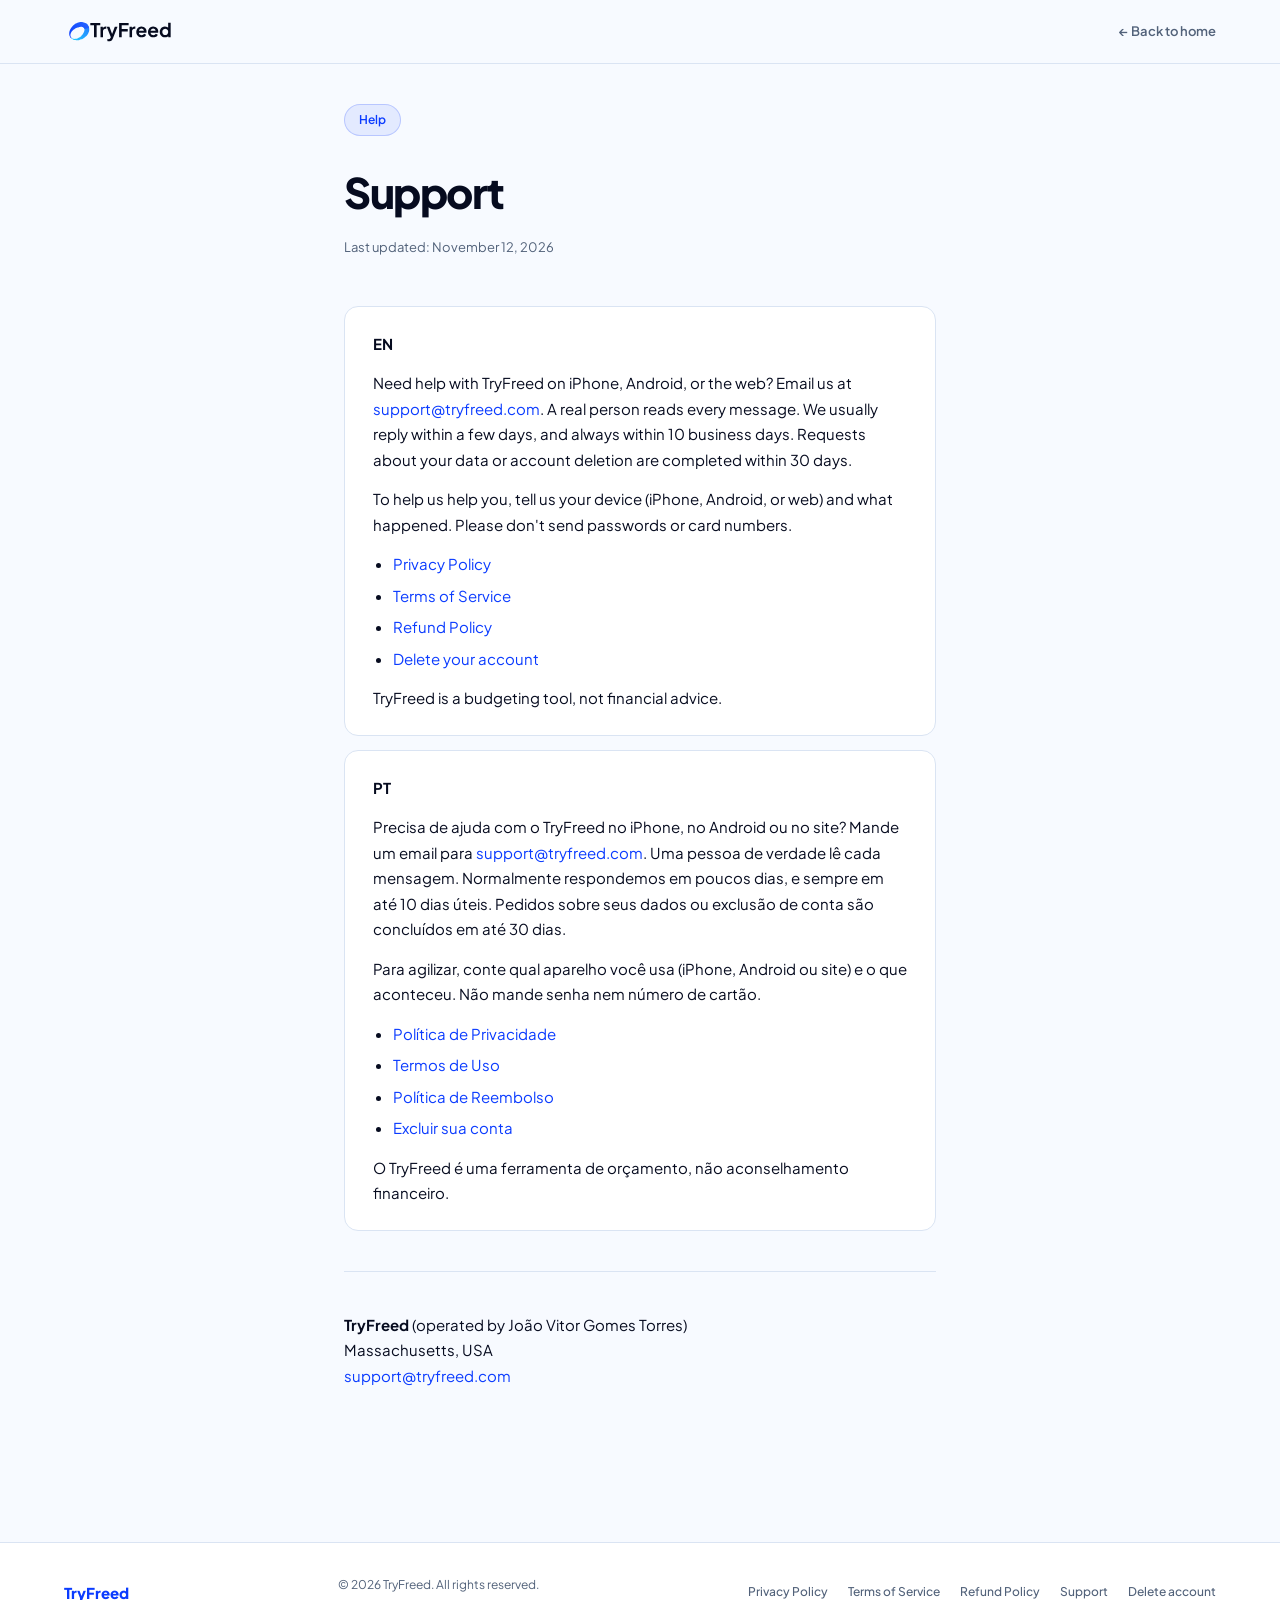
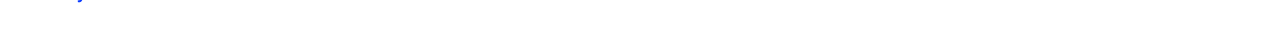
<file: support.html>
<!DOCTYPE html>
<html lang="en">
<head>
<meta charset="UTF-8">
<meta name="viewport" content="width=device-width,initial-scale=1">
<title>Support — TryFreed</title>
<meta name="description" content="Get help with TryFreed on iPhone, Android, or the web.">
<link rel="preconnect" href="https://fonts.googleapis.com">
<link rel="preconnect" href="https://fonts.gstatic.com" crossorigin>
<link href="https://fonts.googleapis.com/css2?family=Plus+Jakarta+Sans:wght@400;500;600;700;800&display=swap" rel="stylesheet">
<link rel="icon" type="image/svg+xml" href="/brand/of/favicon-of-32.svg">
<link rel="apple-touch-icon" href="/brand/of/apple-touch-of-180.png">
<meta name="theme-color" content="#F7FAFF">
<style>
*{box-sizing:border-box;margin:0;padding:0}
:root{
  --accent:#0A3BFF;--accent2:#2563FF;--accent-dim:rgba(10,59,255,0.08);
  --text:#060B1F;--sub:#52627A;--bg:#F7FAFF;--card:#fff;--border:#DAE4F3;--panel:#EAF2FF;
}
body{font-family:'Plus Jakarta Sans',-apple-system,sans-serif;background:var(--bg);color:var(--text);overflow-x:hidden;line-height:1.7}
nav{position:fixed;top:0;left:0;right:0;z-index:200;display:flex;align-items:center;justify-content:space-between;padding:0 5%;height:64px;background:rgba(247,250,255,0.92);backdrop-filter:blur(12px);border-bottom:1px solid var(--border)}
.nav-logo{font-size:18px;font-weight:800;color:var(--accent);letter-spacing:-.5px;text-decoration:none}
.nav-back{font-size:13px;font-weight:600;color:var(--sub);text-decoration:none;transition:color .15s}
.nav-back:hover{color:var(--accent)}
.container{max-width:720px;margin:0 auto;padding:104px 5% 80px}
.page-badge{display:inline-flex;align-items:center;gap:6px;background:var(--accent-dim);color:var(--accent);font-size:12px;font-weight:600;padding:5px 14px;border-radius:20px;margin-bottom:20px;border:1px solid rgba(10,59,255,0.2)}
h1{font-size:clamp(28px,4vw,42px);font-weight:800;letter-spacing:-1.5px;margin-bottom:8px;color:var(--text)}
.last-updated{font-size:13px;color:var(--sub);margin-bottom:48px}
h2{font-size:18px;font-weight:700;color:var(--text);margin:40px 0 12px}
p{font-size:15px;color:var(--text);margin-bottom:14px}
ul{padding-left:20px;margin-bottom:14px}
li{font-size:15px;color:var(--text);margin-bottom:6px}
a{color:var(--accent);text-decoration:none}
a:hover{text-decoration:underline}
.card{background:var(--card);border:1px solid var(--border);border-radius:14px;padding:24px 28px;margin-bottom:14px}
.divider{height:1px;background:var(--border);margin:40px 0}
footer{background:var(--card);padding:32px 5%;display:flex;align-items:center;justify-content:space-between;border-top:1px solid var(--border);flex-wrap:wrap;gap:12px;margin-top:60px}
.footer-logo{font-size:15px;font-weight:800;color:var(--accent)}
footer p{font-size:12px;color:var(--sub)}
.footer-links{display:flex;gap:20px;flex-wrap:wrap}
.footer-links a{font-size:12px;color:var(--sub);text-decoration:none;font-weight:500;transition:color .15s}
.footer-links a:hover{color:var(--accent)}
@media(max-width:600px){footer{justify-content:center;text-align:center}.footer-links{justify-content:center}}
</style>
</head>
<body>

<nav>
  <a class="nav-logo" href="/" aria-label="TryFreed"><img src="/brand/of/logo-of-h.svg" alt="" width="108" height="36" style="display:block"></a>
  <a class="nav-back" href="/">← Back to home</a>
</nav>

<div class="container">
  <div class="page-badge">Help</div>
  <h1>Support</h1>
  <p class="last-updated">Last updated: November 12, 2026</p>

  <div class="card">
    <p><strong>EN</strong></p>
    <p>Need help with TryFreed on iPhone, Android, or the web? Email us at <a href="mailto:support@tryfreed.com">support@tryfreed.com</a>. A real person reads every message. We usually reply within a few days, and always within 10 business days. Requests about your data or account deletion are completed within 30 days.</p>
    <p>To help us help you, tell us your device (iPhone, Android, or web) and what happened. Please don't send passwords or card numbers.</p>
    <ul>
      <li><a href="/privacy.html">Privacy Policy</a></li>
      <li><a href="/terms.html">Terms of Service</a></li>
      <li><a href="/refund.html">Refund Policy</a></li>
      <li><a href="/delete-account">Delete your account</a></li>
    </ul>
    <p style="margin-bottom:0">TryFreed is a budgeting tool, not financial advice.</p>
  </div>

  <div class="card" style="margin-top:0">
    <p><strong>PT</strong></p>
    <p>Precisa de ajuda com o TryFreed no iPhone, no Android ou no site? Mande um email para <a href="mailto:support@tryfreed.com">support@tryfreed.com</a>. Uma pessoa de verdade lê cada mensagem. Normalmente respondemos em poucos dias, e sempre em até 10 dias úteis. Pedidos sobre seus dados ou exclusão de conta são concluídos em até 30 dias.</p>
    <p>Para agilizar, conte qual aparelho você usa (iPhone, Android ou site) e o que aconteceu. Não mande senha nem número de cartão.</p>
    <ul>
      <li><a href="/privacy.html">Política de Privacidade</a></li>
      <li><a href="/terms.html">Termos de Uso</a></li>
      <li><a href="/refund.html">Política de Reembolso</a></li>
      <li><a href="/delete-account">Excluir sua conta</a></li>
    </ul>
    <p style="margin-bottom:0">O TryFreed é uma ferramenta de orçamento, não aconselhamento financeiro.</p>
  </div>

  <div class="divider"></div>
  <p><strong>TryFreed</strong> (operated by João Vitor Gomes Torres)<br>Massachusetts, USA<br><a href="mailto:support@tryfreed.com">support@tryfreed.com</a></p>
</div>

<footer>
  <div class="footer-logo">TryFreed</div>
  <p>© 2026 TryFreed. All rights reserved.</p>
  <div class="footer-links">
    <a href="/privacy.html">Privacy Policy</a>
    <a href="/terms.html">Terms of Service</a>
    <a href="/refund.html">Refund Policy</a>
    <a href="/support">Support</a>
    <a href="/delete-account">Delete account</a>
  </div>
</footer>

</body>
</html>
</file>
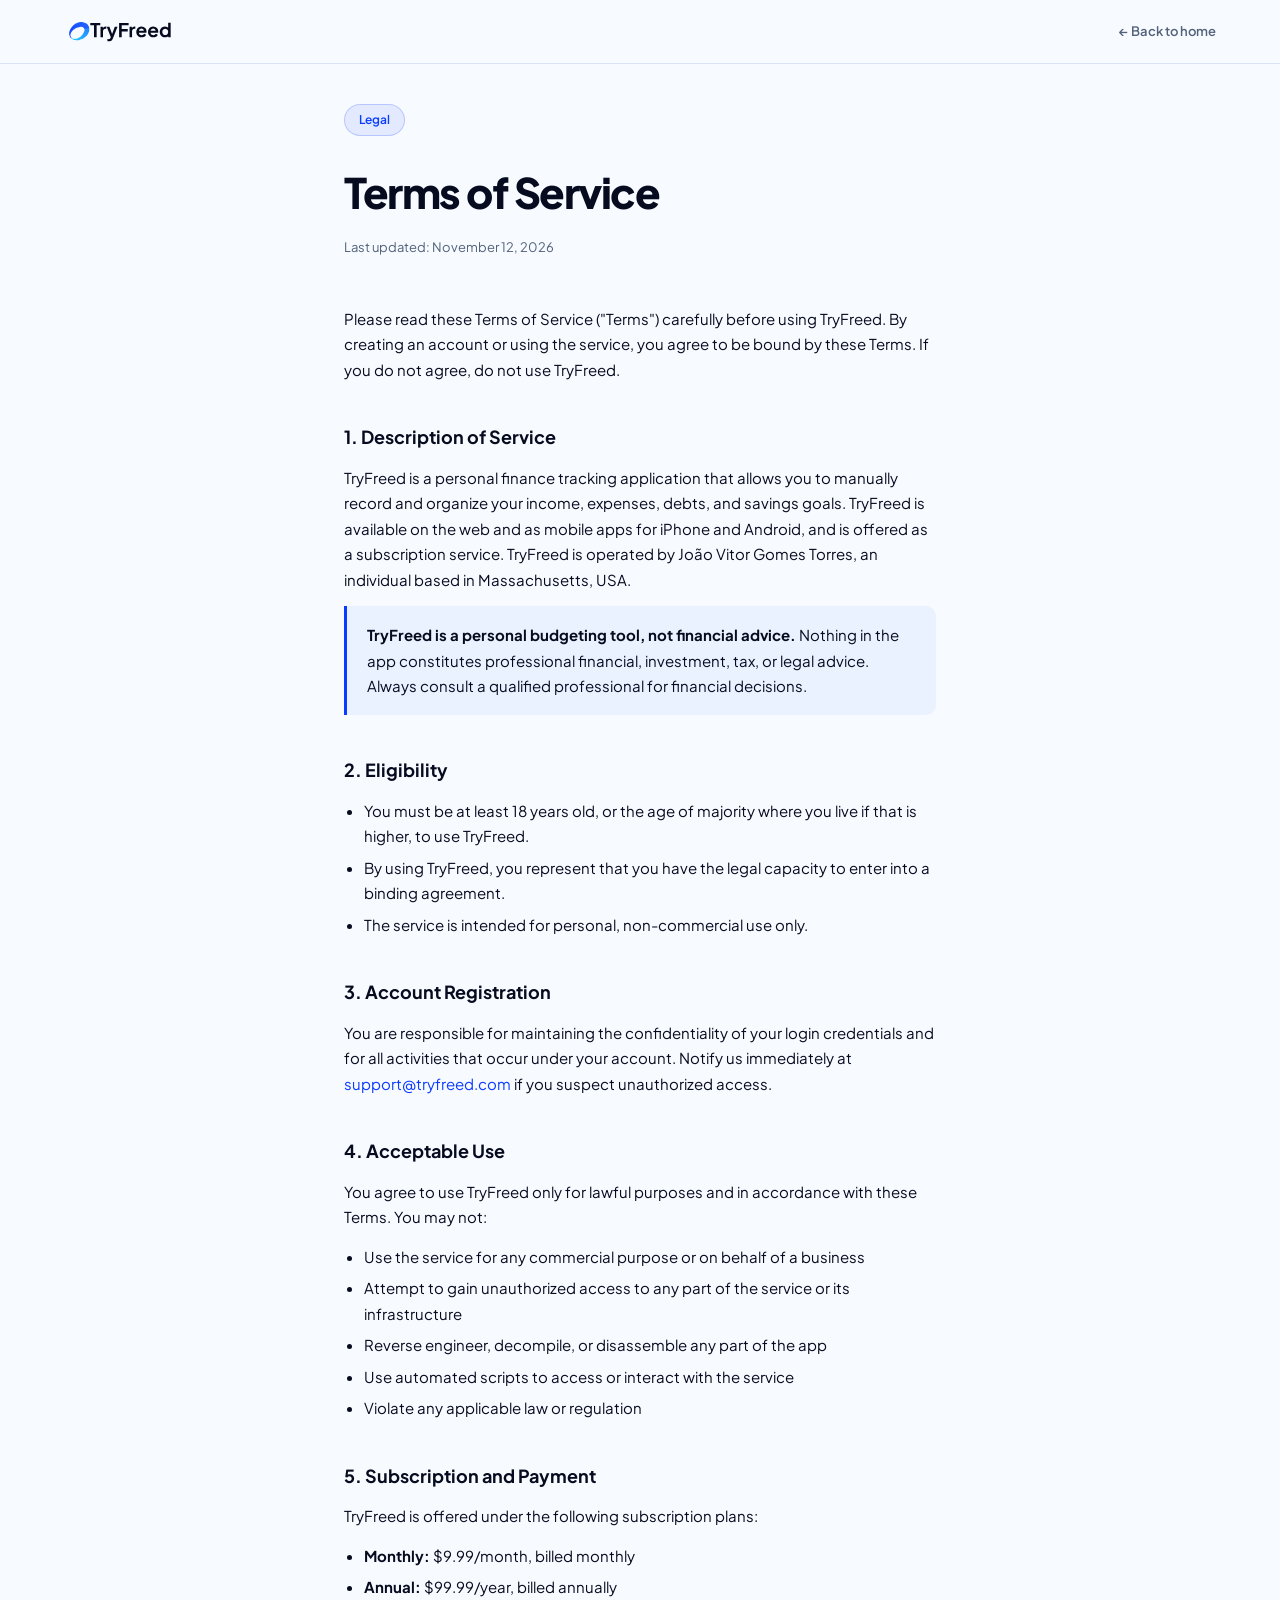
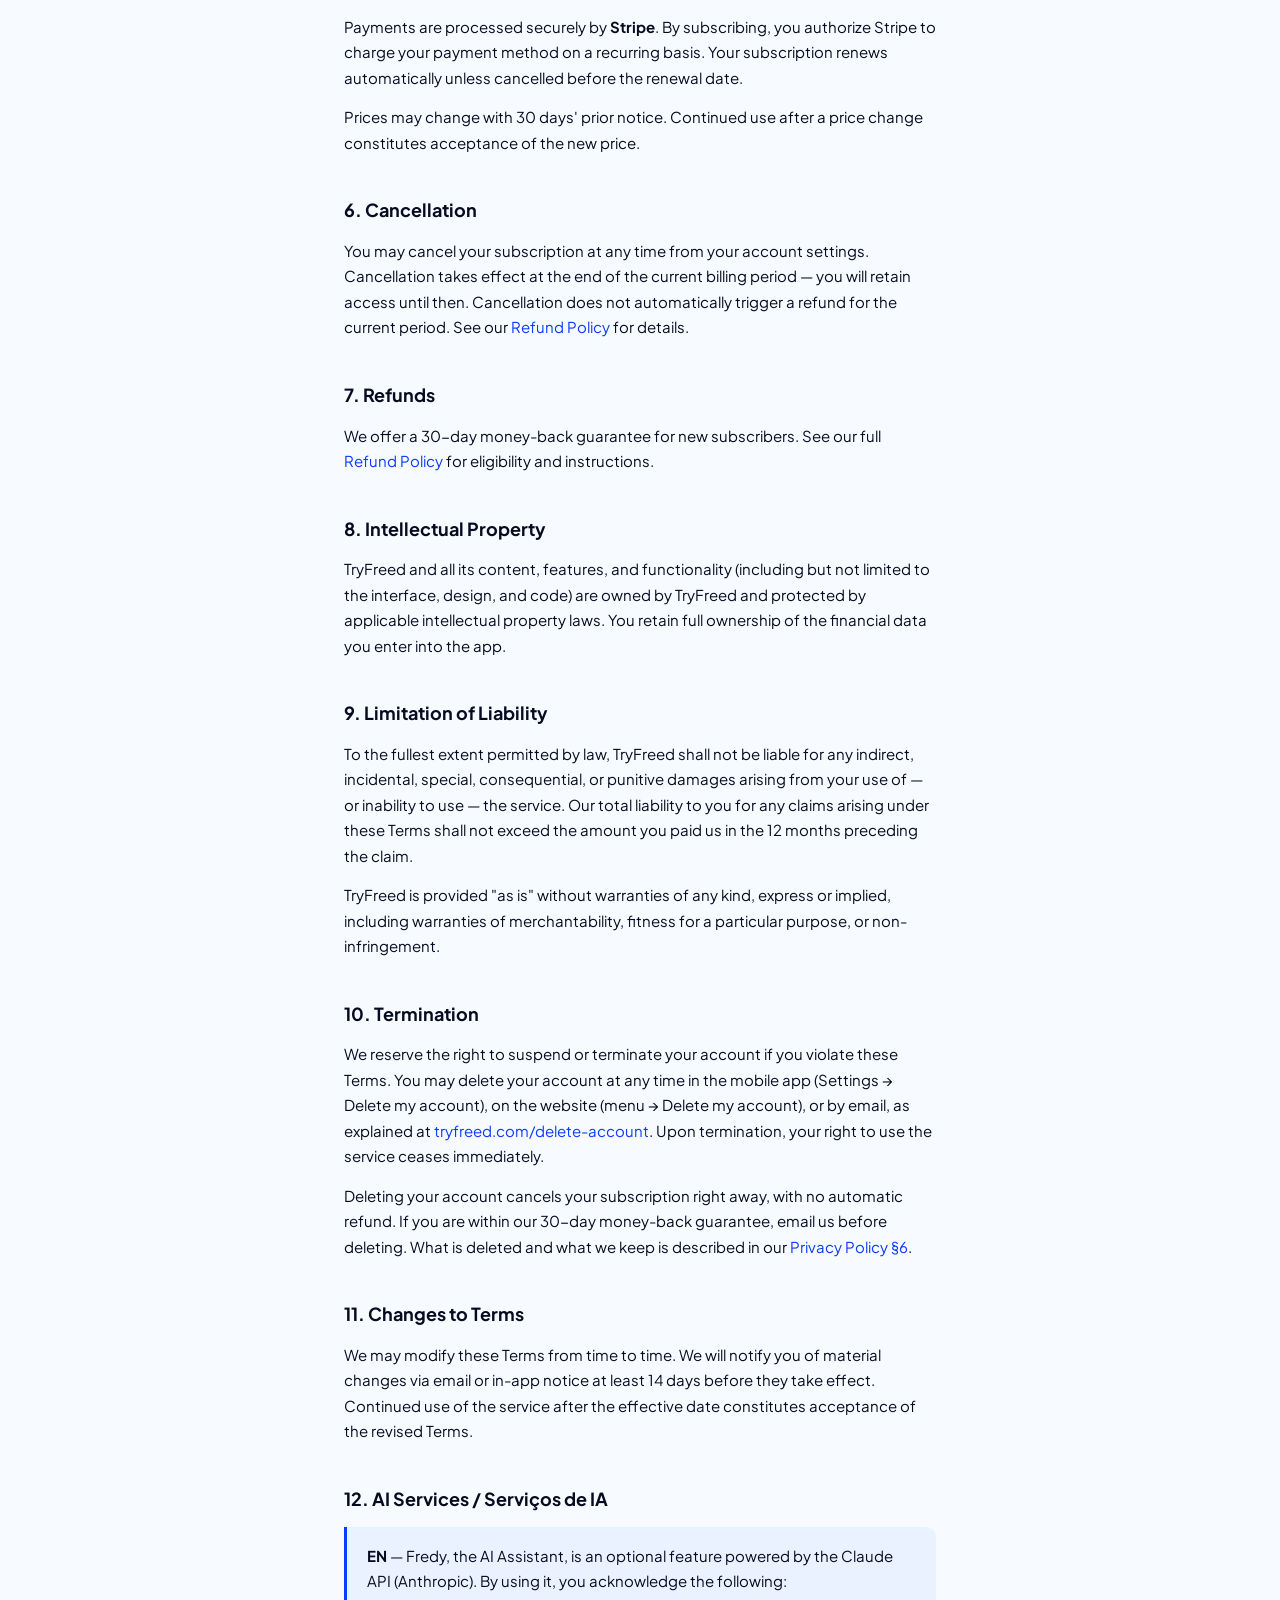
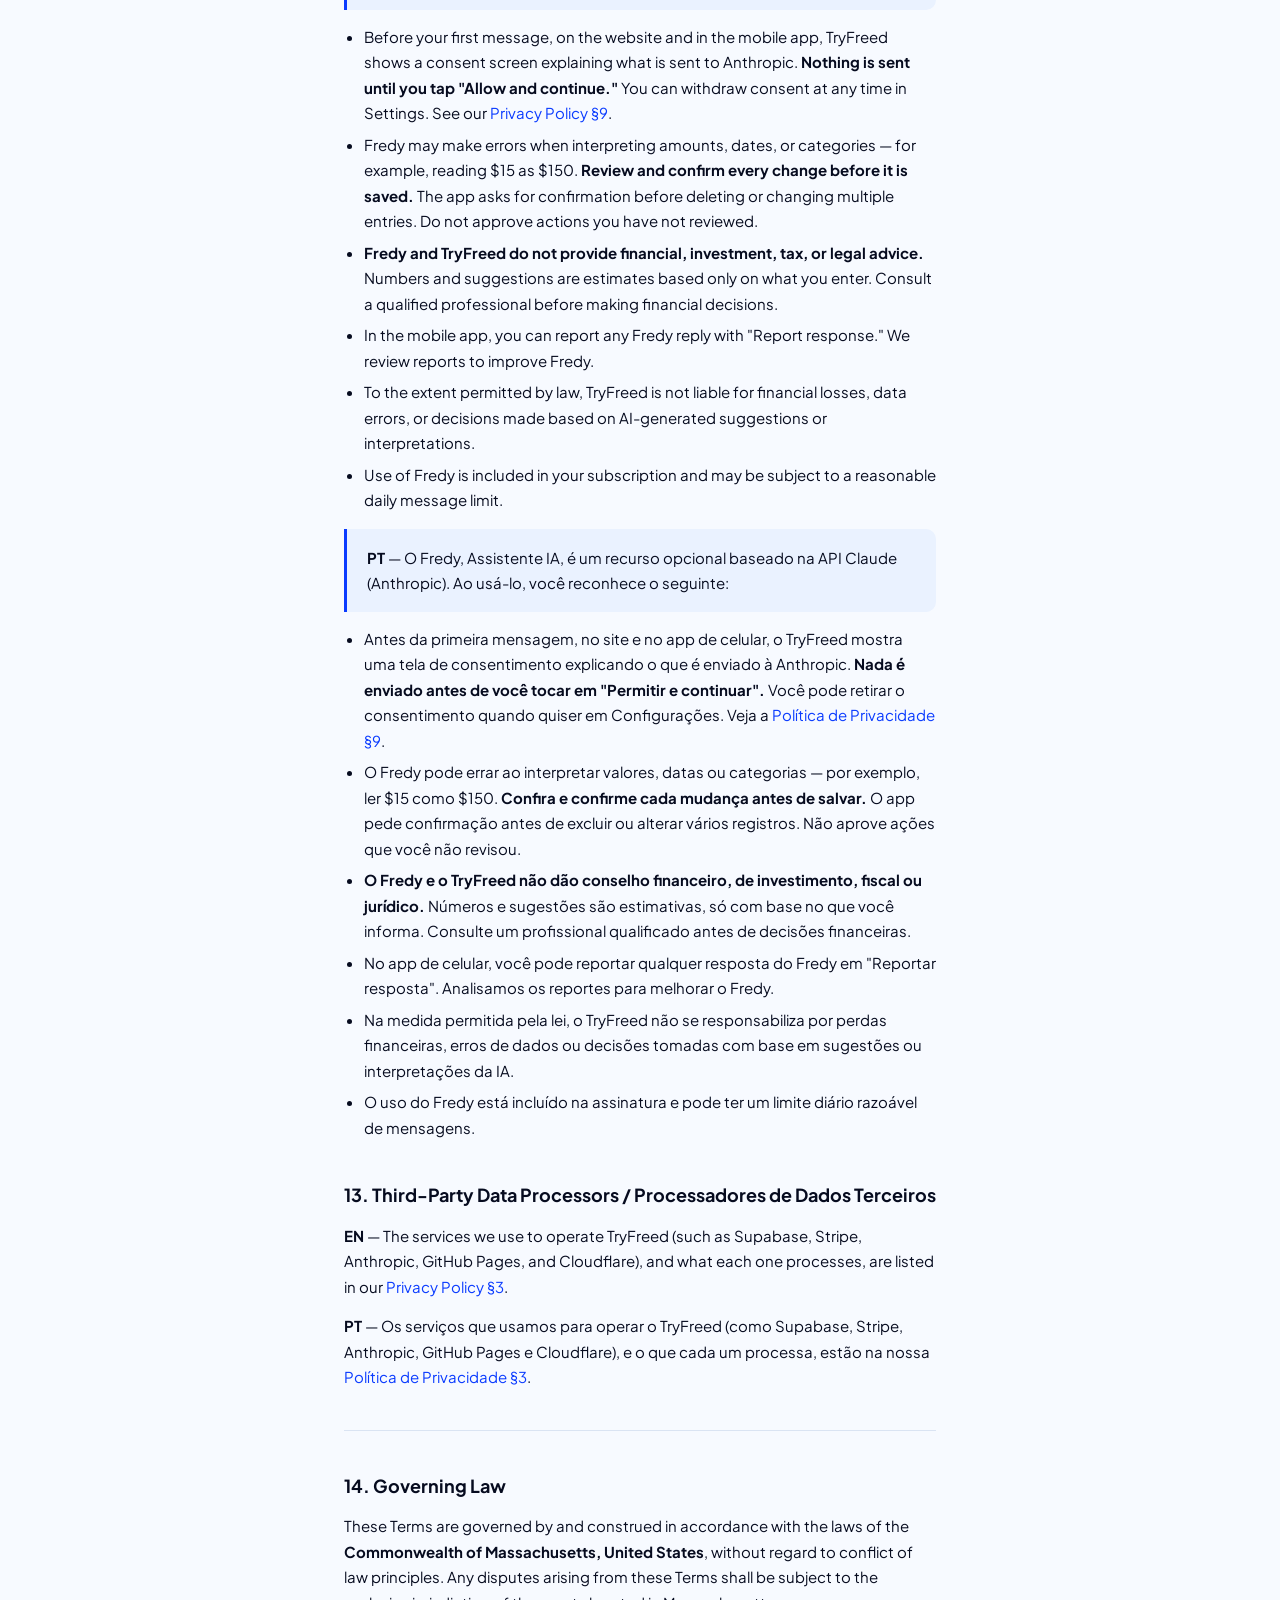
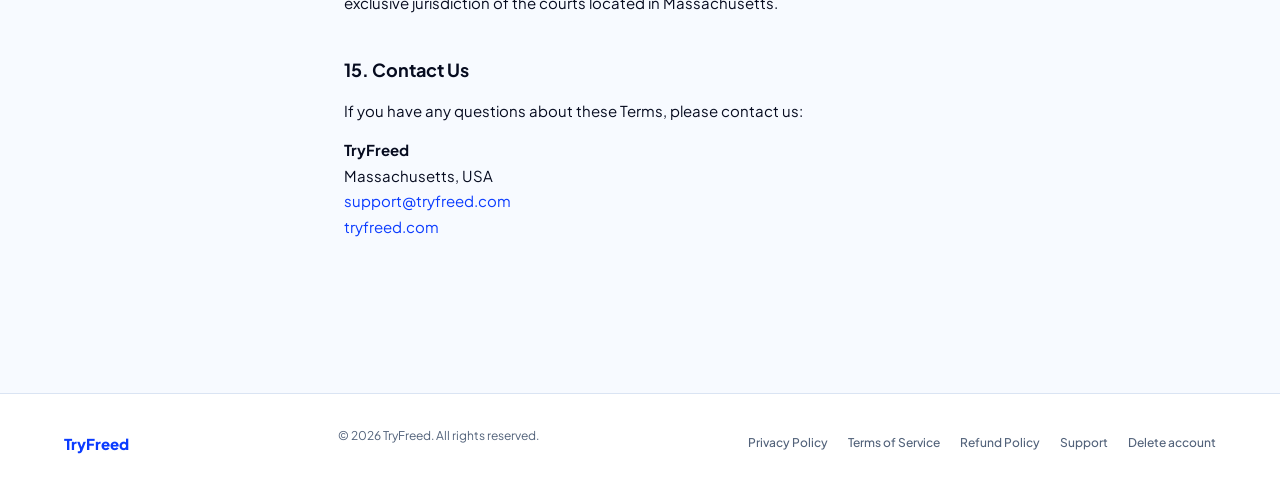
<file: terms.html>
<!DOCTYPE html>
<html lang="en">
<head>
<meta charset="UTF-8">
<meta name="viewport" content="width=device-width,initial-scale=1">
<title>Terms of Service — TryFreed</title>
<meta name="description" content="TryFreed Terms of Service — rules for using the app.">
<link rel="preconnect" href="https://fonts.googleapis.com">
<link rel="preconnect" href="https://fonts.gstatic.com" crossorigin>
<link href="https://fonts.googleapis.com/css2?family=Plus+Jakarta+Sans:wght@400;500;600;700;800&display=swap" rel="stylesheet">
<link rel="icon" type="image/svg+xml" href="/brand/of/favicon-of-32.svg">
<link rel="apple-touch-icon" href="/brand/of/apple-touch-of-180.png">
<meta name="theme-color" content="#F7FAFF">
<style>
*{box-sizing:border-box;margin:0;padding:0}
:root{
  --accent:#0A3BFF;--accent2:#2563FF;--accent-dim:rgba(10,59,255,0.08);
  --text:#060B1F;--sub:#52627A;--bg:#F7FAFF;--card:#fff;--border:#DAE4F3;--panel:#EAF2FF;
}
body{font-family:'Plus Jakarta Sans',-apple-system,sans-serif;background:var(--bg);color:var(--text);overflow-x:hidden;line-height:1.7}
nav{position:fixed;top:0;left:0;right:0;z-index:200;display:flex;align-items:center;justify-content:space-between;padding:0 5%;height:64px;background:rgba(247,250,255,0.92);backdrop-filter:blur(12px);border-bottom:1px solid var(--border)}
.nav-logo{font-size:18px;font-weight:800;color:var(--accent);letter-spacing:-.5px;text-decoration:none}
.nav-back{font-size:13px;font-weight:600;color:var(--sub);text-decoration:none;transition:color .15s}
.nav-back:hover{color:var(--accent)}
.container{max-width:720px;margin:0 auto;padding:104px 5% 80px}
.page-badge{display:inline-flex;align-items:center;gap:6px;background:var(--accent-dim);color:var(--accent);font-size:12px;font-weight:600;padding:5px 14px;border-radius:20px;margin-bottom:20px;border:1px solid rgba(10,59,255,0.2)}
h1{font-size:clamp(28px,4vw,42px);font-weight:800;letter-spacing:-1.5px;margin-bottom:8px;color:var(--text)}
.last-updated{font-size:13px;color:var(--sub);margin-bottom:48px}
h2{font-size:18px;font-weight:700;color:var(--text);margin:40px 0 12px}
p{font-size:15px;color:var(--text);margin-bottom:14px}
ul{padding-left:20px;margin-bottom:14px}
li{font-size:15px;color:var(--text);margin-bottom:6px}
a{color:var(--accent);text-decoration:none}
a:hover{text-decoration:underline}
.highlight{background:var(--panel);border-left:3px solid var(--accent);padding:16px 20px;border-radius:0 10px 10px 0;margin-bottom:14px}
.highlight p{margin-bottom:0}
.divider{height:1px;background:var(--border);margin:40px 0}
footer{background:var(--card);padding:32px 5%;display:flex;align-items:center;justify-content:space-between;border-top:1px solid var(--border);flex-wrap:wrap;gap:12px;margin-top:60px}
.footer-logo{font-size:15px;font-weight:800;color:var(--accent)}
footer p{font-size:12px;color:var(--sub)}
.footer-links{display:flex;gap:20px;flex-wrap:wrap}
.footer-links a{font-size:12px;color:var(--sub);text-decoration:none;font-weight:500;transition:color .15s}
.footer-links a:hover{color:var(--accent)}
@media(max-width:600px){footer{justify-content:center;text-align:center}.footer-links{justify-content:center}}
</style>
</head>
<body>

<nav>
  <a class="nav-logo" href="/" aria-label="TryFreed"><img src="/brand/of/logo-of-h.svg" alt="" width="108" height="36" style="display:block"></a>
  <a class="nav-back" href="/">← Back to home</a>
</nav>

<div class="container">
  <div class="page-badge">Legal</div>
  <h1>Terms of Service</h1>
  <p class="last-updated">Last updated: November 12, 2026</p>

  <p>Please read these Terms of Service ("Terms") carefully before using TryFreed. By creating an account or using the service, you agree to be bound by these Terms. If you do not agree, do not use TryFreed.</p>

  <h2>1. Description of Service</h2>
  <p>TryFreed is a personal finance tracking application that allows you to manually record and organize your income, expenses, debts, and savings goals. TryFreed is available on the web and as mobile apps for iPhone and Android, and is offered as a subscription service. TryFreed is operated by João Vitor Gomes Torres, an individual based in Massachusetts, USA.</p>
  <div class="highlight">
    <p><strong>TryFreed is a personal budgeting tool, not financial advice.</strong> Nothing in the app constitutes professional financial, investment, tax, or legal advice. Always consult a qualified professional for financial decisions.</p>
  </div>

  <h2>2. Eligibility</h2>
  <ul>
    <li>You must be at least 18 years old, or the age of majority where you live if that is higher, to use TryFreed.</li>
    <li>By using TryFreed, you represent that you have the legal capacity to enter into a binding agreement.</li>
    <li>The service is intended for personal, non-commercial use only.</li>
  </ul>

  <h2>3. Account Registration</h2>
  <p>You are responsible for maintaining the confidentiality of your login credentials and for all activities that occur under your account. Notify us immediately at <a href="mailto:support@tryfreed.com">support@tryfreed.com</a> if you suspect unauthorized access.</p>

  <h2>4. Acceptable Use</h2>
  <p>You agree to use TryFreed only for lawful purposes and in accordance with these Terms. You may not:</p>
  <ul>
    <li>Use the service for any commercial purpose or on behalf of a business</li>
    <li>Attempt to gain unauthorized access to any part of the service or its infrastructure</li>
    <li>Reverse engineer, decompile, or disassemble any part of the app</li>
    <li>Use automated scripts to access or interact with the service</li>
    <li>Violate any applicable law or regulation</li>
  </ul>

  <h2>5. Subscription and Payment</h2>
  <p>TryFreed is offered under the following subscription plans:</p>
  <ul>
    <li><strong>Monthly:</strong> $9.99/month, billed monthly</li>
    <li><strong>Annual:</strong> $99.99/year, billed annually</li>
  </ul>
  <p>Payments are processed securely by <strong>Stripe</strong>. By subscribing, you authorize Stripe to charge your payment method on a recurring basis. Your subscription renews automatically unless cancelled before the renewal date.</p>
  <p>Prices may change with 30 days' prior notice. Continued use after a price change constitutes acceptance of the new price.</p>

  <h2>6. Cancellation</h2>
  <p>You may cancel your subscription at any time from your account settings. Cancellation takes effect at the end of the current billing period — you will retain access until then. Cancellation does not automatically trigger a refund for the current period. See our <a href="/refund.html">Refund Policy</a> for details.</p>

  <h2>7. Refunds</h2>
  <p>We offer a 30-day money-back guarantee for new subscribers. See our full <a href="/refund.html">Refund Policy</a> for eligibility and instructions.</p>

  <h2>8. Intellectual Property</h2>
  <p>TryFreed and all its content, features, and functionality (including but not limited to the interface, design, and code) are owned by TryFreed and protected by applicable intellectual property laws. You retain full ownership of the financial data you enter into the app.</p>

  <h2>9. Limitation of Liability</h2>
  <p>To the fullest extent permitted by law, TryFreed shall not be liable for any indirect, incidental, special, consequential, or punitive damages arising from your use of — or inability to use — the service. Our total liability to you for any claims arising under these Terms shall not exceed the amount you paid us in the 12 months preceding the claim.</p>
  <p>TryFreed is provided "as is" without warranties of any kind, express or implied, including warranties of merchantability, fitness for a particular purpose, or non-infringement.</p>

  <h2>10. Termination</h2>
  <p>We reserve the right to suspend or terminate your account if you violate these Terms. You may delete your account at any time in the mobile app (Settings → Delete my account), on the website (menu → Delete my account), or by email, as explained at <a href="/delete-account">tryfreed.com/delete-account</a>. Upon termination, your right to use the service ceases immediately.</p>
  <p>Deleting your account cancels your subscription right away, with no automatic refund. If you are within our 30-day money-back guarantee, email us before deleting. What is deleted and what we keep is described in our <a href="/privacy.html#retention">Privacy Policy §6</a>.</p>

  <h2>11. Changes to Terms</h2>
  <p>We may modify these Terms from time to time. We will notify you of material changes via email or in-app notice at least 14 days before they take effect. Continued use of the service after the effective date constitutes acceptance of the revised Terms.</p>

  <h2>12. AI Services / Serviços de IA</h2>
  <div class="highlight">
    <p><strong>EN</strong> — Fredy, the AI Assistant, is an optional feature powered by the Claude API (Anthropic). By using it, you acknowledge the following:</p>
  </div>
  <ul>
    <li>Before your first message, on the website and in the mobile app, TryFreed shows a consent screen explaining what is sent to Anthropic. <strong>Nothing is sent until you tap "Allow and continue."</strong> You can withdraw consent at any time in Settings. See our <a href="/privacy.html#ia-section">Privacy Policy §9</a>.</li>
    <li>Fredy may make errors when interpreting amounts, dates, or categories — for example, reading $15 as $150. <strong>Review and confirm every change before it is saved.</strong> The app asks for confirmation before deleting or changing multiple entries. Do not approve actions you have not reviewed.</li>
    <li><strong>Fredy and TryFreed do not provide financial, investment, tax, or legal advice.</strong> Numbers and suggestions are estimates based only on what you enter. Consult a qualified professional before making financial decisions.</li>
    <li>In the mobile app, you can report any Fredy reply with "Report response." We review reports to improve Fredy.</li>
    <li>To the extent permitted by law, TryFreed is not liable for financial losses, data errors, or decisions made based on AI-generated suggestions or interpretations.</li>
    <li>Use of Fredy is included in your subscription and may be subject to a reasonable daily message limit.</li>
  </ul>
  <div class="highlight" style="margin-top:16px">
    <p><strong>PT</strong> — O Fredy, Assistente IA, é um recurso opcional baseado na API Claude (Anthropic). Ao usá-lo, você reconhece o seguinte:</p>
  </div>
  <ul>
    <li>Antes da primeira mensagem, no site e no app de celular, o TryFreed mostra uma tela de consentimento explicando o que é enviado à Anthropic. <strong>Nada é enviado antes de você tocar em "Permitir e continuar".</strong> Você pode retirar o consentimento quando quiser em Configurações. Veja a <a href="/privacy.html#ia-section">Política de Privacidade §9</a>.</li>
    <li>O Fredy pode errar ao interpretar valores, datas ou categorias — por exemplo, ler $15 como $150. <strong>Confira e confirme cada mudança antes de salvar.</strong> O app pede confirmação antes de excluir ou alterar vários registros. Não aprove ações que você não revisou.</li>
    <li><strong>O Fredy e o TryFreed não dão conselho financeiro, de investimento, fiscal ou jurídico.</strong> Números e sugestões são estimativas, só com base no que você informa. Consulte um profissional qualificado antes de decisões financeiras.</li>
    <li>No app de celular, você pode reportar qualquer resposta do Fredy em "Reportar resposta". Analisamos os reportes para melhorar o Fredy.</li>
    <li>Na medida permitida pela lei, o TryFreed não se responsabiliza por perdas financeiras, erros de dados ou decisões tomadas com base em sugestões ou interpretações da IA.</li>
    <li>O uso do Fredy está incluído na assinatura e pode ter um limite diário razoável de mensagens.</li>
  </ul>

  <h2>13. Third-Party Data Processors / Processadores de Dados Terceiros</h2>
  <p><strong>EN</strong> — The services we use to operate TryFreed (such as Supabase, Stripe, Anthropic, GitHub Pages, and Cloudflare), and what each one processes, are listed in our <a href="/privacy.html">Privacy Policy §3</a>.</p>
  <p><strong>PT</strong> — Os serviços que usamos para operar o TryFreed (como Supabase, Stripe, Anthropic, GitHub Pages e Cloudflare), e o que cada um processa, estão na nossa <a href="/privacy.html">Política de Privacidade §3</a>.</p>

  <div class="divider"></div>

  <h2>14. Governing Law</h2>
  <p>These Terms are governed by and construed in accordance with the laws of the <strong>Commonwealth of Massachusetts, United States</strong>, without regard to conflict of law principles. Any disputes arising from these Terms shall be subject to the exclusive jurisdiction of the courts located in Massachusetts.</p>

  <h2>15. Contact Us</h2>
  <p>If you have any questions about these Terms, please contact us:</p>
  <p><strong>TryFreed</strong><br>
  Massachusetts, USA<br>
  <a href="mailto:support@tryfreed.com">support@tryfreed.com</a><br>
  <a href="https://tryfreed.com">tryfreed.com</a></p>
</div>

<footer>
  <div class="footer-logo">TryFreed</div>
  <p>© 2026 TryFreed. All rights reserved.</p>
  <div class="footer-links">
    <a href="/privacy.html">Privacy Policy</a>
    <a href="/terms.html">Terms of Service</a>
    <a href="/refund.html">Refund Policy</a>
    <a href="/support">Support</a>
    <a href="/delete-account">Delete account</a>
  </div>
</footer>

</body>
</html>
</file>
